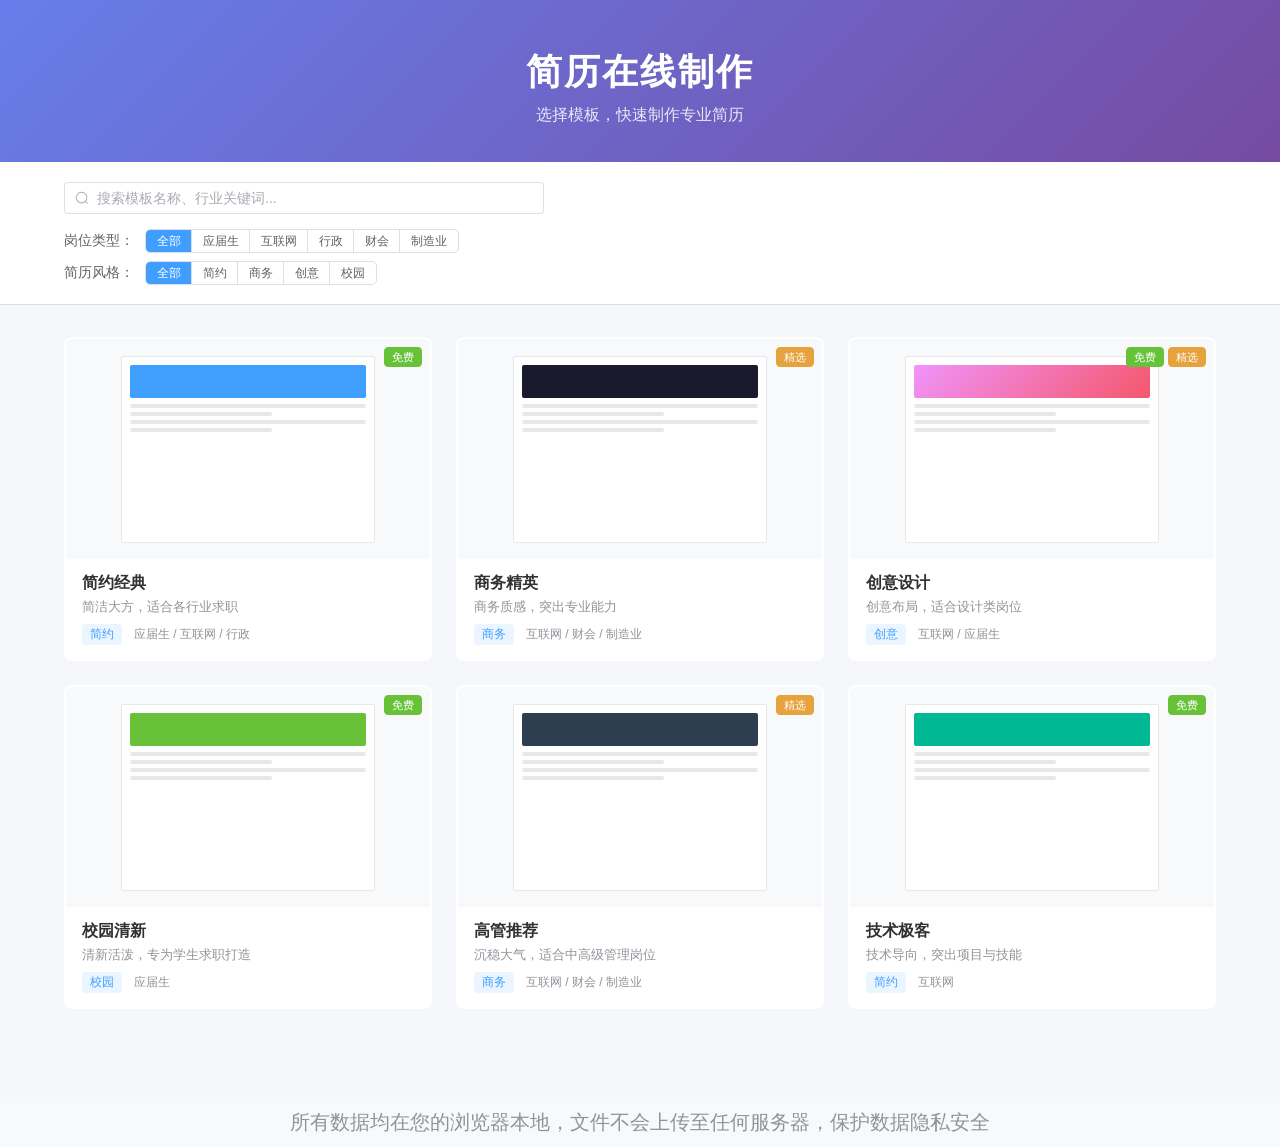
<file: index.html>
<!DOCTYPE html>
<html lang="zh-CN">
  <head>
    <meta charset="UTF-8" />
    <link rel="icon" type="image/svg+xml" href="/vite.svg" />
    <meta name="viewport" content="width=device-width, initial-scale=1.0" />
    <meta name="baidu-site-verification" content="codeva-euPg5zVYZ0" />
    <meta name="description" content="专业在线简历制作工具，海量免费简历模板，在线填写简历，一键导出PDF，简单快速制作高质量求职简历，简约应届生简历模板，适合毕业生求职，在线填写修改，直接导出PDF，快速完成简历制作。">
    <meta name="keywords" content="在线简历制作,简历在线生成,免费简历模板,简历制作网站,简历PDF下载">
    <meta name="robots" content="index">
    <title>简历在线制作</title>
    <script type="module" crossorigin src="./assets/index-7ba9fb91.js"></script>
    <link rel="stylesheet" href="./assets/index-4ae4aec4.css">
    
  </head>
  <body>
    <div id="app"></div>
    
  </body>
</html>
</file>
<file: assets/index-4ae4aec4.css>
@charset "UTF-8";:root{--el-color-white:#fff;--el-color-black:#000;--el-color-primary-rgb:64, 158, 255;--el-color-success-rgb:103, 194, 58;--el-color-warning-rgb:230, 162, 60;--el-color-danger-rgb:245, 108, 108;--el-color-error-rgb:245, 108, 108;--el-color-info-rgb:144, 147, 153;--el-font-size-extra-large:20px;--el-font-size-large:18px;--el-font-size-medium:16px;--el-font-size-base:14px;--el-font-size-small:13px;--el-font-size-extra-small:12px;--el-font-family:"Helvetica Neue", Helvetica, "PingFang SC", "Hiragino Sans GB", "Microsoft YaHei", "微软雅黑", Arial, sans-serif;--el-font-weight-primary:500;--el-font-line-height-primary:24px;--el-index-normal:1;--el-index-top:1000;--el-index-popper:2000;--el-border-radius-base:4px;--el-border-radius-small:2px;--el-border-radius-round:20px;--el-border-radius-circle:100%;--el-transition-duration:.3s;--el-transition-duration-fast:.2s;--el-transition-function-ease-in-out-bezier:cubic-bezier(.645, .045, .355, 1);--el-transition-function-fast-bezier:cubic-bezier(.23, 1, .32, 1);--el-transition-all:all var(--el-transition-duration) var(--el-transition-function-ease-in-out-bezier);--el-transition-fade:opacity var(--el-transition-duration) var(--el-transition-function-fast-bezier);--el-transition-md-fade:transform var(--el-transition-duration) var(--el-transition-function-fast-bezier), opacity var(--el-transition-duration) var(--el-transition-function-fast-bezier);--el-transition-fade-linear:opacity var(--el-transition-duration-fast) linear;--el-transition-border:border-color var(--el-transition-duration-fast) var(--el-transition-function-ease-in-out-bezier);--el-transition-box-shadow:box-shadow var(--el-transition-duration-fast) var(--el-transition-function-ease-in-out-bezier);--el-transition-color:color var(--el-transition-duration-fast) var(--el-transition-function-ease-in-out-bezier);--el-component-size-large:40px;--el-component-size:32px;--el-component-size-small:24px;--lightningcss-light:initial;--lightningcss-dark: ;color-scheme:light;--el-color-primary:#409eff;--el-color-primary-light-3:#79bbff;--el-color-primary-light-5:#a0cfff;--el-color-primary-light-7:#c6e2ff;--el-color-primary-light-8:#d9ecff;--el-color-primary-light-9:#ecf5ff;--el-color-primary-dark-2:#337ecc;--el-color-success:#67c23a;--el-color-success-light-3:#95d475;--el-color-success-light-5:#b3e19d;--el-color-success-light-7:#d1edc4;--el-color-success-light-8:#e1f3d8;--el-color-success-light-9:#f0f9eb;--el-color-success-dark-2:#529b2e;--el-color-warning:#e6a23c;--el-color-warning-light-3:#eebe77;--el-color-warning-light-5:#f3d19e;--el-color-warning-light-7:#f8e3c5;--el-color-warning-light-8:#faecd8;--el-color-warning-light-9:#fdf6ec;--el-color-warning-dark-2:#b88230;--el-color-danger:#f56c6c;--el-color-danger-light-3:#f89898;--el-color-danger-light-5:#fab6b6;--el-color-danger-light-7:#fcd3d3;--el-color-danger-light-8:#fde2e2;--el-color-danger-light-9:#fef0f0;--el-color-danger-dark-2:#c45656;--el-color-error:#f56c6c;--el-color-error-light-3:#f89898;--el-color-error-light-5:#fab6b6;--el-color-error-light-7:#fcd3d3;--el-color-error-light-8:#fde2e2;--el-color-error-light-9:#fef0f0;--el-color-error-dark-2:#c45656;--el-color-info:#909399;--el-color-info-light-3:#b1b3b8;--el-color-info-light-5:#c8c9cc;--el-color-info-light-7:#dedfe0;--el-color-info-light-8:#e9e9eb;--el-color-info-light-9:#f4f4f5;--el-color-info-dark-2:#73767a;--el-bg-color:#fff;--el-bg-color-page:#f2f3f5;--el-bg-color-overlay:#fff;--el-text-color-primary:#303133;--el-text-color-regular:#606266;--el-text-color-secondary:#909399;--el-text-color-placeholder:#a8abb2;--el-text-color-disabled:#c0c4cc;--el-border-color:#dcdfe6;--el-border-color-light:#e4e7ed;--el-border-color-lighter:#ebeef5;--el-border-color-extra-light:#f2f6fc;--el-border-color-dark:#d4d7de;--el-border-color-darker:#cdd0d6;--el-fill-color:#f0f2f5;--el-fill-color-light:#f5f7fa;--el-fill-color-lighter:#fafafa;--el-fill-color-extra-light:#fafcff;--el-fill-color-dark:#ebedf0;--el-fill-color-darker:#e6e8eb;--el-fill-color-blank:#fff;--el-box-shadow:0px 12px 32px 4px #0000000a, 0px 8px 20px #00000014;--el-box-shadow-light:0px 0px 12px #0000001f;--el-box-shadow-lighter:0px 0px 6px #0000001f;--el-box-shadow-dark:0px 16px 48px 16px #00000014, 0px 12px 32px #0000001f, 0px 8px 16px -8px #00000029;--el-disabled-bg-color:var(--el-fill-color-light);--el-disabled-text-color:var(--el-text-color-placeholder);--el-disabled-border-color:var(--el-border-color-light);--el-overlay-color:#000c;--el-overlay-color-light:#000000b3;--el-overlay-color-lighter:#00000080;--el-mask-color:#ffffffe6;--el-mask-color-extra-light:#ffffff4d;--el-border-width:1px;--el-border-style:solid;--el-border-color-hover:var(--el-text-color-disabled);--el-border:var(--el-border-width) var(--el-border-style) var(--el-border-color);--el-svg-monochrome-grey:var(--el-border-color)}.fade-in-linear-enter-active,.fade-in-linear-leave-active{transition:var(--el-transition-fade-linear)}.fade-in-linear-enter-from,.fade-in-linear-leave-to{opacity:0}.el-fade-in-linear-enter-active,.el-fade-in-linear-leave-active{transition:var(--el-transition-fade-linear)}.el-fade-in-linear-enter-from,.el-fade-in-linear-leave-to{opacity:0}.el-fade-in-enter-active,.el-fade-in-leave-active{transition:all var(--el-transition-duration) cubic-bezier(.55,0,.1,1)}.el-fade-in-enter-from,.el-fade-in-leave-active{opacity:0}.el-zoom-in-center-enter-active,.el-zoom-in-center-leave-active{transition:all var(--el-transition-duration) cubic-bezier(.55,0,.1,1)}.el-zoom-in-center-enter-from,.el-zoom-in-center-leave-active{opacity:0;transform:scaleX(0)}.el-zoom-in-top-enter-active,.el-zoom-in-top-leave-active{opacity:1;transition:var(--el-transition-md-fade);transform-origin:top;transform:scaleY(1)}.el-zoom-in-top-enter-active[data-popper-placement^=top],.el-zoom-in-top-leave-active[data-popper-placement^=top]{transform-origin:bottom}.el-zoom-in-top-enter-from,.el-zoom-in-top-leave-active{opacity:0;transform:scaleY(0)}.el-zoom-in-bottom-enter-active,.el-zoom-in-bottom-leave-active{opacity:1;transition:var(--el-transition-md-fade);transform-origin:bottom;transform:scaleY(1)}.el-zoom-in-bottom-enter-from,.el-zoom-in-bottom-leave-active{opacity:0;transform:scaleY(0)}.el-zoom-in-left-enter-active,.el-zoom-in-left-leave-active{opacity:1;transition:var(--el-transition-md-fade);transform-origin:0 0;transform:scale(1)}.el-zoom-in-left-enter-from,.el-zoom-in-left-leave-active{opacity:0;transform:scale(.45)}.collapse-transition{transition:var(--el-transition-duration) height ease-in-out,var(--el-transition-duration) padding-top ease-in-out,var(--el-transition-duration) padding-bottom ease-in-out}.el-collapse-transition-leave-active,.el-collapse-transition-enter-active{transition:var(--el-transition-duration) max-height ease-in-out,var(--el-transition-duration) padding-top ease-in-out,var(--el-transition-duration) padding-bottom ease-in-out}.horizontal-collapse-transition{transition:var(--el-transition-duration) width ease-in-out,var(--el-transition-duration) padding-left ease-in-out,var(--el-transition-duration) padding-right ease-in-out}.el-list-enter-active,.el-list-leave-active{transition:all 1s}.el-list-enter-from,.el-list-leave-to{opacity:0;transform:translateY(-30px)}.el-list-leave-active{position:absolute!important}.el-opacity-transition{transition:opacity var(--el-transition-duration) cubic-bezier(.55,0,.1,1)}.el-icon--right{margin-left:5px}.el-icon--left{margin-right:5px}@keyframes rotating{0%{transform:rotate(0)}to{transform:rotate(360deg)}}.el-icon{--color:inherit;fill:currentColor;width:1em;height:1em;color:var(--color);line-height:1em;font-size:inherit;justify-content:center;align-items:center;display:inline-flex;position:relative}.el-icon.is-loading{animation:2s linear infinite rotating}.el-icon svg{width:1em;height:1em}.el-affix--fixed{position:fixed}.el-alert{--el-alert-padding:8px 16px;--el-alert-border-radius-base:var(--el-border-radius-base);--el-alert-title-font-size:14px;--el-alert-title-with-description-font-size:16px;--el-alert-description-font-size:14px;--el-alert-close-font-size:16px;--el-alert-close-customed-font-size:14px;--el-alert-icon-size:16px;--el-alert-icon-large-size:28px;width:100%;padding:var(--el-alert-padding);box-sizing:border-box;border-radius:var(--el-alert-border-radius-base);background-color:var(--el-color-white);opacity:1;transition:opacity var(--el-transition-duration-fast);align-items:center;margin:0;display:flex;position:relative;overflow:hidden}.el-alert.is-light .el-alert__close-btn{color:var(--el-text-color-placeholder)}.el-alert.is-dark .el-alert__close-btn,.el-alert.is-dark .el-alert__description{color:var(--el-color-white)}.el-alert.is-center{justify-content:center}.el-alert--primary{--el-alert-bg-color:var(--el-color-primary-light-9)}.el-alert--primary.is-light{background-color:var(--el-alert-bg-color);color:var(--el-color-primary)}.el-alert--primary.is-light .el-alert__description{color:var(--el-color-primary)}.el-alert--primary.is-dark{background-color:var(--el-color-primary);color:var(--el-color-white)}.el-alert--success{--el-alert-bg-color:var(--el-color-success-light-9)}.el-alert--success.is-light{background-color:var(--el-alert-bg-color);color:var(--el-color-success)}.el-alert--success.is-light .el-alert__description{color:var(--el-color-success)}.el-alert--success.is-dark{background-color:var(--el-color-success);color:var(--el-color-white)}.el-alert--info{--el-alert-bg-color:var(--el-color-info-light-9)}.el-alert--info.is-light{background-color:var(--el-alert-bg-color);color:var(--el-color-info)}.el-alert--info.is-light .el-alert__description{color:var(--el-color-info)}.el-alert--info.is-dark{background-color:var(--el-color-info);color:var(--el-color-white)}.el-alert--warning{--el-alert-bg-color:var(--el-color-warning-light-9)}.el-alert--warning.is-light{background-color:var(--el-alert-bg-color);color:var(--el-color-warning)}.el-alert--warning.is-light .el-alert__description{color:var(--el-color-warning)}.el-alert--warning.is-dark{background-color:var(--el-color-warning);color:var(--el-color-white)}.el-alert--error{--el-alert-bg-color:var(--el-color-error-light-9)}.el-alert--error.is-light{background-color:var(--el-alert-bg-color);color:var(--el-color-error)}.el-alert--error.is-light .el-alert__description{color:var(--el-color-error)}.el-alert--error.is-dark{background-color:var(--el-color-error);color:var(--el-color-white)}.el-alert__content{flex-direction:column;gap:4px;display:flex}.el-alert .el-alert__icon{font-size:var(--el-alert-icon-size);width:var(--el-alert-icon-size);margin-right:8px}.el-alert .el-alert__icon.is-big{font-size:var(--el-alert-icon-large-size);width:var(--el-alert-icon-large-size);margin-right:12px}.el-alert__title{font-size:var(--el-alert-title-font-size);line-height:24px}.el-alert__title.with-description{font-size:var(--el-alert-title-with-description-font-size)}.el-alert .el-alert__description{font-size:var(--el-alert-description-font-size);margin:0}.el-alert .el-alert__close-btn{font-size:var(--el-alert-close-font-size);opacity:1;cursor:pointer;position:absolute;top:12px;right:16px}.el-alert .el-alert__close-btn.is-customed{font-style:normal;font-size:var(--el-alert-close-customed-font-size);line-height:24px;top:8px}.el-alert-fade-enter-from,.el-alert-fade-leave-active{opacity:0}.el-aside{box-sizing:border-box;width:var(--el-aside-width,300px);flex-shrink:0;overflow:auto}.el-autocomplete{--el-input-text-color:var(--el-text-color-regular);--el-input-border:var(--el-border);--el-input-hover-border:var(--el-border-color-hover);--el-input-focus-border:var(--el-color-primary);--el-input-transparent-border:0 0 0 1px transparent inset;--el-input-border-color:var(--el-border-color);--el-input-border-radius:var(--el-border-radius-base);--el-input-bg-color:var(--el-fill-color-blank);--el-input-icon-color:var(--el-text-color-placeholder);--el-input-placeholder-color:var(--el-text-color-placeholder);--el-input-hover-border-color:var(--el-border-color-hover);--el-input-clear-hover-color:var(--el-text-color-secondary);--el-input-focus-border-color:var(--el-color-primary);--el-input-width:100%;width:var(--el-input-width);display:inline-block;position:relative}.el-autocomplete__popper.el-popper{background:var(--el-bg-color-overlay);border:1px solid var(--el-border-color-light);box-shadow:var(--el-box-shadow-light)}.el-autocomplete__popper.el-popper .el-popper__arrow:before{border:1px solid var(--el-border-color-light)}.el-autocomplete__popper.el-popper[data-popper-placement^=top] .el-popper__arrow:before{border-top-color:#0000;border-left-color:#0000}.el-autocomplete__popper.el-popper[data-popper-placement^=bottom] .el-popper__arrow:before{border-bottom-color:#0000;border-right-color:#0000}.el-autocomplete__popper.el-popper[data-popper-placement^=left] .el-popper__arrow:before{border-bottom-color:#0000;border-left-color:#0000}.el-autocomplete__popper.el-popper[data-popper-placement^=right] .el-popper__arrow:before{border-top-color:#0000;border-right-color:#0000}.el-autocomplete-suggestion{border-radius:var(--el-border-radius-base);box-sizing:border-box}.el-autocomplete-suggestion__header{border-bottom:1px solid var(--el-border-color-lighter);padding:10px}.el-autocomplete-suggestion__footer{border-top:1px solid var(--el-border-color-lighter);padding:10px}.el-autocomplete-suggestion__wrap{box-sizing:border-box;max-height:280px;padding:10px 0}.el-autocomplete-suggestion__list{margin:0;padding:0}.el-autocomplete-suggestion li{cursor:pointer;color:var(--el-text-color-regular);line-height:34px;font-size:var(--el-font-size-base);text-align:left;text-overflow:ellipsis;white-space:nowrap;margin:0;padding:0 20px;list-style:none;overflow:hidden}.el-autocomplete-suggestion li:hover,.el-autocomplete-suggestion li.highlighted{background-color:var(--el-fill-color-light)}.el-autocomplete-suggestion li.divider{border-top:1px solid var(--el-color-black);margin-top:6px}.el-autocomplete-suggestion li.divider:last-child{margin-bottom:-6px}.el-autocomplete-suggestion.is-loading li{cursor:default;height:100px;color:var(--el-text-color-secondary);justify-content:center;align-items:center;font-size:20px;display:flex}.el-autocomplete-suggestion.is-loading li:hover{background-color:var(--el-bg-color-overlay)}.el-avatar{--el-avatar-text-color:var(--el-color-white);--el-avatar-bg-color:var(--el-text-color-disabled);--el-avatar-text-size:14px;--el-avatar-icon-size:18px;--el-avatar-border-radius:var(--el-border-radius-base);--el-avatar-size-large:56px;--el-avatar-size:40px;--el-avatar-size-small:24px;box-sizing:border-box;text-align:center;color:var(--el-avatar-text-color);background:var(--el-avatar-bg-color);width:var(--el-avatar-size);height:var(--el-avatar-size);font-size:var(--el-avatar-text-size);outline:none;justify-content:center;align-items:center;display:inline-flex;overflow:hidden}.el-avatar>img{width:100%;height:100%;display:block}.el-avatar--circle{border-radius:50%}.el-avatar--square{border-radius:var(--el-avatar-border-radius)}.el-avatar--icon{font-size:var(--el-avatar-icon-size)}.el-avatar--small{--el-avatar-size:24px}.el-avatar--large{--el-avatar-size:56px}.el-avatar-group{--el-avatar-group-item-gap:-8px;--el-avatar-group-collapse-item-gap:4px;display:inline-flex}.el-avatar-group .el-avatar{border:1px solid var(--el-border-color-extra-light)}.el-avatar-group .el-avatar:not(:first-child){margin-left:var(--el-avatar-group-item-gap)}.el-avatar-group__collapse-avatars{--el-avatar-group-item-gap:-8px;--el-avatar-group-collapse-item-gap:4px}.el-avatar-group__collapse-avatars .el-avatar:not(:first-child){margin-left:var(--el-avatar-group-collapse-item-gap)}.el-backtop{--el-backtop-bg-color:var(--el-bg-color-overlay);--el-backtop-text-color:var(--el-color-primary);--el-backtop-hover-bg-color:var(--el-border-color-extra-light);background-color:var(--el-backtop-bg-color);width:40px;height:40px;color:var(--el-backtop-text-color);box-shadow:var(--el-box-shadow-lighter);cursor:pointer;z-index:5;border-radius:50%;justify-content:center;align-items:center;font-size:20px;display:flex;position:fixed}.el-backtop:hover{background-color:var(--el-backtop-hover-bg-color)}.el-backtop__icon{font-size:20px}.el-badge{--el-badge-bg-color:var(--el-color-danger);--el-badge-radius:10px;--el-badge-font-size:12px;--el-badge-padding:6px;--el-badge-size:18px;vertical-align:middle;width:-moz-fit-content;width:fit-content;display:inline-block;position:relative}.el-badge__content{background-color:var(--el-badge-bg-color);border-radius:var(--el-badge-radius);color:var(--el-color-white);font-size:var(--el-badge-font-size);height:var(--el-badge-size);padding:0 var(--el-badge-padding);white-space:nowrap;border:1px solid var(--el-bg-color);justify-content:center;align-items:center;display:inline-flex}.el-badge__content.is-fixed{top:0;right:calc(1px + var(--el-badge-size) / 2);z-index:var(--el-index-normal);position:absolute;transform:translateY(-50%)translate(100%)}.el-badge__content.is-fixed.is-dot{right:5px}.el-badge__content.is-dot{border-radius:50%;width:8px;height:8px;padding:0;right:0}.el-badge__content.is-hide-zero{display:none}.el-badge__content--primary{background-color:var(--el-color-primary)}.el-badge__content--success{background-color:var(--el-color-success)}.el-badge__content--warning{background-color:var(--el-color-warning)}.el-badge__content--info{background-color:var(--el-color-info)}.el-badge__content--danger{background-color:var(--el-color-danger)}.el-breadcrumb__separator{color:var(--el-text-color-placeholder);margin:0 9px;font-weight:700}.el-breadcrumb__separator.el-icon{margin:0 6px;font-weight:400}.el-breadcrumb__separator.el-icon svg{vertical-align:middle}.el-breadcrumb__item{float:left;align-items:center;display:inline-flex}.el-breadcrumb__inner{color:var(--el-text-color-regular)}.el-breadcrumb__inner.is-link,.el-breadcrumb__inner a{transition:var(--el-transition-color);color:var(--el-text-color-primary);font-weight:700;text-decoration:none}.el-breadcrumb__inner.is-link:hover,.el-breadcrumb__inner a:hover{color:var(--el-color-primary);cursor:pointer}.el-breadcrumb__item:last-child .el-breadcrumb__inner,.el-breadcrumb__item:last-child .el-breadcrumb__inner:hover,.el-breadcrumb__item:last-child .el-breadcrumb__inner a,.el-breadcrumb__item:last-child .el-breadcrumb__inner a:hover{color:var(--el-text-color-regular);cursor:text;font-weight:400}.el-breadcrumb__item:last-child .el-breadcrumb__separator{display:none}.el-breadcrumb{font-size:14px;line-height:1}.el-breadcrumb:before,.el-breadcrumb:after{content:"";display:table}.el-breadcrumb:after{clear:both}.el-button-group>.el-button+.el-button{margin-left:0}.el-button-group>.el-button:first-child:last-child{border-top-right-radius:var(--el-border-radius-base);border-bottom-right-radius:var(--el-border-radius-base);border-top-left-radius:var(--el-border-radius-base);border-bottom-left-radius:var(--el-border-radius-base)}.el-button-group>.el-button:first-child:last-child.is-round{border-radius:var(--el-border-radius-round)}.el-button-group>.el-button:first-child:last-child.is-circle{border-radius:50%}.el-button-group>.el-button:not(:first-child):not(:last-child){border-radius:0}.el-button-group>.el-button:hover,.el-button-group>.el-button:focus,.el-button-group>.el-button:active,.el-button-group>.el-button.is-active{z-index:1}.el-button-group--horizontal{vertical-align:middle;display:inline-block}.el-button-group--horizontal:before,.el-button-group--horizontal:after{content:"";display:table}.el-button-group--horizontal:after{clear:both}.el-button-group--horizontal>.el-button{float:left;position:relative}.el-button-group--horizontal>.el-button:first-child{border-top-right-radius:0;border-bottom-right-radius:0}.el-button-group--horizontal>.el-button:last-child{border-top-left-radius:0;border-bottom-left-radius:0}.el-button-group--horizontal>.el-button:not(:last-child){margin-right:-1px}.el-button-group--horizontal .el-button--primary:first-child{border-right-color:var(--el-button-divide-border-color)}.el-button-group--horizontal .el-button--primary:last-child{border-left-color:var(--el-button-divide-border-color)}.el-button-group--horizontal .el-button--primary:not(:first-child):not(:last-child){border-left-color:var(--el-button-divide-border-color);border-right-color:var(--el-button-divide-border-color)}.el-button-group--horizontal .el-button--success:first-child{border-right-color:var(--el-button-divide-border-color)}.el-button-group--horizontal .el-button--success:last-child{border-left-color:var(--el-button-divide-border-color)}.el-button-group--horizontal .el-button--success:not(:first-child):not(:last-child){border-left-color:var(--el-button-divide-border-color);border-right-color:var(--el-button-divide-border-color)}.el-button-group--horizontal .el-button--warning:first-child{border-right-color:var(--el-button-divide-border-color)}.el-button-group--horizontal .el-button--warning:last-child{border-left-color:var(--el-button-divide-border-color)}.el-button-group--horizontal .el-button--warning:not(:first-child):not(:last-child){border-left-color:var(--el-button-divide-border-color);border-right-color:var(--el-button-divide-border-color)}.el-button-group--horizontal .el-button--danger:first-child{border-right-color:var(--el-button-divide-border-color)}.el-button-group--horizontal .el-button--danger:last-child{border-left-color:var(--el-button-divide-border-color)}.el-button-group--horizontal .el-button--danger:not(:first-child):not(:last-child){border-left-color:var(--el-button-divide-border-color);border-right-color:var(--el-button-divide-border-color)}.el-button-group--horizontal .el-button--info:first-child{border-right-color:var(--el-button-divide-border-color)}.el-button-group--horizontal .el-button--info:last-child{border-left-color:var(--el-button-divide-border-color)}.el-button-group--horizontal .el-button--info:not(:first-child):not(:last-child){border-left-color:var(--el-button-divide-border-color);border-right-color:var(--el-button-divide-border-color)}.el-button-group--horizontal>.el-dropdown>.el-button{border-left-color:var(--el-button-divide-border-color);border-top-left-radius:0;border-bottom-left-radius:0}.el-button-group--vertical{flex-direction:column;align-items:stretch;display:inline-flex}.el-button-group--vertical>.el-button{margin-top:-1px}.el-button-group--vertical>.el-button:first-child{border-bottom-right-radius:0;border-bottom-left-radius:0}.el-button-group--vertical>.el-button:last-child{border-top-left-radius:0;border-top-right-radius:0}.el-button-group--vertical>.el-dropdown{margin-top:-1px}.el-button-group--vertical>.el-dropdown>.el-button{border-left-color:var(--el-button-divide-border-color);border-top-left-radius:0;border-top-right-radius:0}.el-button-group--vertical .el-button--primary:first-child{border-bottom-color:var(--el-button-divide-border-color)}.el-button-group--vertical .el-button--primary:last-child{border-top-color:var(--el-button-divide-border-color)}.el-button-group--vertical .el-button--primary:not(:first-child):not(:last-child){border-top-color:var(--el-button-divide-border-color);border-bottom-color:var(--el-button-divide-border-color)}.el-button-group--vertical .el-button--success:first-child{border-bottom-color:var(--el-button-divide-border-color)}.el-button-group--vertical .el-button--success:last-child{border-top-color:var(--el-button-divide-border-color)}.el-button-group--vertical .el-button--success:not(:first-child):not(:last-child){border-top-color:var(--el-button-divide-border-color);border-bottom-color:var(--el-button-divide-border-color)}.el-button-group--vertical .el-button--warning:first-child{border-bottom-color:var(--el-button-divide-border-color)}.el-button-group--vertical .el-button--warning:last-child{border-top-color:var(--el-button-divide-border-color)}.el-button-group--vertical .el-button--warning:not(:first-child):not(:last-child){border-top-color:var(--el-button-divide-border-color);border-bottom-color:var(--el-button-divide-border-color)}.el-button-group--vertical .el-button--danger:first-child{border-bottom-color:var(--el-button-divide-border-color)}.el-button-group--vertical .el-button--danger:last-child{border-top-color:var(--el-button-divide-border-color)}.el-button-group--vertical .el-button--danger:not(:first-child):not(:last-child){border-top-color:var(--el-button-divide-border-color);border-bottom-color:var(--el-button-divide-border-color)}.el-button-group--vertical .el-button--info:first-child{border-bottom-color:var(--el-button-divide-border-color)}.el-button-group--vertical .el-button--info:last-child{border-top-color:var(--el-button-divide-border-color)}.el-button-group--vertical .el-button--info:not(:first-child):not(:last-child){border-top-color:var(--el-button-divide-border-color);border-bottom-color:var(--el-button-divide-border-color)}.el-button{--el-button-font-weight:var(--el-font-weight-primary);--el-button-border-color:var(--el-border-color);--el-button-bg-color:var(--el-fill-color-blank);--el-button-text-color:var(--el-text-color-regular);--el-button-disabled-text-color:var(--el-disabled-text-color);--el-button-disabled-bg-color:var(--el-fill-color-blank);--el-button-disabled-border-color:var(--el-border-color-light);--el-button-divide-border-color:#ffffff80;--el-button-hover-text-color:var(--el-color-primary);--el-button-hover-bg-color:var(--el-color-primary-light-9);--el-button-hover-border-color:var(--el-color-primary-light-7);--el-button-active-text-color:var(--el-button-hover-text-color);--el-button-active-border-color:var(--el-color-primary);--el-button-active-bg-color:var(--el-button-hover-bg-color);--el-button-outline-color:var(--el-color-primary-light-5);--el-button-hover-link-text-color:var(--el-text-color-secondary);--el-button-active-color:var(--el-text-color-primary);white-space:nowrap;cursor:pointer;height:32px;color:var(--el-button-text-color);text-align:center;box-sizing:border-box;line-height:1;font-weight:var(--el-button-font-weight);-webkit-user-select:none;user-select:none;vertical-align:middle;-webkit-appearance:none;background-color:var(--el-button-bg-color);border:var(--el-border);border-color:var(--el-button-border-color);outline:none;justify-content:center;align-items:center;transition:all .1s;display:inline-flex}.el-button:hover{color:var(--el-button-hover-text-color);border-color:var(--el-button-hover-border-color);background-color:var(--el-button-hover-bg-color);outline:none}.el-button:active{color:var(--el-button-active-text-color);border-color:var(--el-button-active-border-color);background-color:var(--el-button-active-bg-color);outline:none}.el-button:focus-visible{outline:2px solid var(--el-button-outline-color);outline-offset:1px;transition:outline-offset,outline}.el-button>span{align-items:center;display:inline-flex}.el-button+.el-button{margin-left:12px}.el-button{font-size:var(--el-font-size-base);border-radius:var(--el-border-radius-base);padding:8px 15px}.el-button.is-round{padding:8px 15px}.el-button::-moz-focus-inner{border:0}.el-button [class*=el-icon]+span{margin-left:6px}.el-button [class*=el-icon] svg{vertical-align:bottom}.el-button.is-plain{--el-button-hover-text-color:var(--el-color-primary);--el-button-hover-bg-color:var(--el-fill-color-blank);--el-button-hover-border-color:var(--el-color-primary)}.el-button.is-active{color:var(--el-button-active-text-color);border-color:var(--el-button-active-border-color);background-color:var(--el-button-active-bg-color);outline:none}.el-button.is-disabled,.el-button.is-disabled:hover{color:var(--el-button-disabled-text-color);cursor:not-allowed;background-image:none;background-color:var(--el-button-disabled-bg-color);border-color:var(--el-button-disabled-border-color)}.el-button.is-loading{pointer-events:none;position:relative}.el-button.is-loading:before{z-index:1;pointer-events:none;content:"";border-radius:inherit;background-color:var(--el-mask-color-extra-light);position:absolute;top:-1px;bottom:-1px;left:-1px;right:-1px}.el-button.is-round{border-radius:var(--el-border-radius-round)}.el-button.is-dashed{--el-button-hover-text-color:var(--el-color-primary);--el-button-hover-bg-color:var(--el-fill-color-blank);--el-button-hover-border-color:var(--el-color-primary);border-style:dashed}.el-button.is-circle{border-radius:50%;width:32px;padding:8px}.el-button.is-text{color:var(--el-button-text-color);background-color:#0000;border:0 solid #0000}.el-button.is-text.is-disabled{color:var(--el-button-disabled-text-color);background-color:#0000!important}.el-button.is-text:not(.is-disabled):hover{background-color:var(--el-fill-color-light)}.el-button.is-text:not(.is-disabled):focus-visible{outline:2px solid var(--el-button-outline-color);outline-offset:1px;transition:outline-offset,outline}.el-button.is-text:not(.is-disabled):active{background-color:var(--el-fill-color)}.el-button.is-text:not(.is-disabled).is-has-bg{background-color:var(--el-fill-color-light)}.el-button.is-text:not(.is-disabled).is-has-bg:hover{background-color:var(--el-fill-color)}.el-button.is-text:not(.is-disabled).is-has-bg:active{background-color:var(--el-fill-color-dark)}.el-button__text--expand{letter-spacing:.3em;margin-right:-.3em}.el-button.is-link{color:var(--el-button-text-color);background:0 0;border-color:#0000;height:auto;padding:2px}.el-button.is-link:hover{color:var(--el-button-hover-link-text-color)}.el-button.is-link.is-disabled{color:var(--el-button-disabled-text-color);background-color:#0000!important;border-color:#0000!important}.el-button.is-link:not(.is-disabled):hover{background-color:#0000;border-color:#0000}.el-button.is-link:not(.is-disabled):active{color:var(--el-button-active-color);background-color:#0000;border-color:#0000}.el-button--text{color:var(--el-color-primary);background:0 0;border-color:#0000;padding-left:0;padding-right:0}.el-button--text.is-disabled{color:var(--el-button-disabled-text-color);background-color:#0000!important;border-color:#0000!important}.el-button--text:not(.is-disabled):hover{color:var(--el-color-primary-light-3);background-color:#0000;border-color:#0000}.el-button--text:not(.is-disabled):active{color:var(--el-color-primary-dark-2);background-color:#0000;border-color:#0000}.el-button__link--expand{letter-spacing:.3em;margin-right:-.3em}.el-button--primary{--el-button-text-color:var(--el-color-white);--el-button-bg-color:var(--el-color-primary);--el-button-border-color:var(--el-color-primary);--el-button-outline-color:var(--el-color-primary-light-5);--el-button-active-color:var(--el-color-primary-dark-2);--el-button-hover-text-color:var(--el-color-white);--el-button-hover-link-text-color:var(--el-color-primary-light-5);--el-button-hover-bg-color:var(--el-color-primary-light-3);--el-button-hover-border-color:var(--el-color-primary-light-3);--el-button-active-bg-color:var(--el-color-primary-dark-2);--el-button-active-border-color:var(--el-color-primary-dark-2);--el-button-disabled-text-color:var(--el-color-white);--el-button-disabled-bg-color:var(--el-color-primary-light-5);--el-button-disabled-border-color:var(--el-color-primary-light-5)}.el-button--primary.is-plain,.el-button--primary.is-text,.el-button--primary.is-link{--el-button-text-color:var(--el-color-primary);--el-button-bg-color:var(--el-color-primary-light-9);--el-button-border-color:var(--el-color-primary-light-5);--el-button-hover-text-color:var(--el-color-white);--el-button-hover-bg-color:var(--el-color-primary);--el-button-hover-border-color:var(--el-color-primary);--el-button-active-text-color:var(--el-color-white)}.el-button--primary.is-plain.is-disabled,.el-button--primary.is-plain.is-disabled:hover,.el-button--primary.is-plain.is-disabled:focus,.el-button--primary.is-plain.is-disabled:active,.el-button--primary.is-text.is-disabled,.el-button--primary.is-text.is-disabled:hover,.el-button--primary.is-text.is-disabled:focus,.el-button--primary.is-text.is-disabled:active,.el-button--primary.is-link.is-disabled,.el-button--primary.is-link.is-disabled:hover,.el-button--primary.is-link.is-disabled:focus,.el-button--primary.is-link.is-disabled:active{color:var(--el-color-primary-light-5);background-color:var(--el-color-primary-light-9);border-color:var(--el-color-primary-light-8)}.el-button--primary.is-dashed{--el-button-text-color:var(--el-color-primary);--el-button-bg-color:var(--el-color-primary-light-9);--el-button-border-color:var(--el-color-primary-light-5);--el-button-hover-text-color:var(--el-color-primary);--el-button-hover-bg-color:var(--el-color-primary-light-9);--el-button-hover-border-color:var(--el-color-primary-light-3);--el-button-active-text-color:var(--el-color-primary-dark-2);--el-button-active-bg-color:var(--el-color-primary-light-9);--el-button-active-border-color:var(--el-color-primary-dark-2)}.el-button--primary.is-dashed.is-disabled,.el-button--primary.is-dashed.is-disabled:hover,.el-button--primary.is-dashed.is-disabled:focus,.el-button--primary.is-dashed.is-disabled:active{color:var(--el-color-primary-light-5);background-color:var(--el-color-primary-light-9);border-color:var(--el-color-primary-light-8)}.el-button--success{--el-button-text-color:var(--el-color-white);--el-button-bg-color:var(--el-color-success);--el-button-border-color:var(--el-color-success);--el-button-outline-color:var(--el-color-success-light-5);--el-button-active-color:var(--el-color-success-dark-2);--el-button-hover-text-color:var(--el-color-white);--el-button-hover-link-text-color:var(--el-color-success-light-5);--el-button-hover-bg-color:var(--el-color-success-light-3);--el-button-hover-border-color:var(--el-color-success-light-3);--el-button-active-bg-color:var(--el-color-success-dark-2);--el-button-active-border-color:var(--el-color-success-dark-2);--el-button-disabled-text-color:var(--el-color-white);--el-button-disabled-bg-color:var(--el-color-success-light-5);--el-button-disabled-border-color:var(--el-color-success-light-5)}.el-button--success.is-plain,.el-button--success.is-text,.el-button--success.is-link{--el-button-text-color:var(--el-color-success);--el-button-bg-color:var(--el-color-success-light-9);--el-button-border-color:var(--el-color-success-light-5);--el-button-hover-text-color:var(--el-color-white);--el-button-hover-bg-color:var(--el-color-success);--el-button-hover-border-color:var(--el-color-success);--el-button-active-text-color:var(--el-color-white)}.el-button--success.is-plain.is-disabled,.el-button--success.is-plain.is-disabled:hover,.el-button--success.is-plain.is-disabled:focus,.el-button--success.is-plain.is-disabled:active,.el-button--success.is-text.is-disabled,.el-button--success.is-text.is-disabled:hover,.el-button--success.is-text.is-disabled:focus,.el-button--success.is-text.is-disabled:active,.el-button--success.is-link.is-disabled,.el-button--success.is-link.is-disabled:hover,.el-button--success.is-link.is-disabled:focus,.el-button--success.is-link.is-disabled:active{color:var(--el-color-success-light-5);background-color:var(--el-color-success-light-9);border-color:var(--el-color-success-light-8)}.el-button--success.is-dashed{--el-button-text-color:var(--el-color-success);--el-button-bg-color:var(--el-color-success-light-9);--el-button-border-color:var(--el-color-success-light-5);--el-button-hover-text-color:var(--el-color-success);--el-button-hover-bg-color:var(--el-color-success-light-9);--el-button-hover-border-color:var(--el-color-success-light-3);--el-button-active-text-color:var(--el-color-success-dark-2);--el-button-active-bg-color:var(--el-color-success-light-9);--el-button-active-border-color:var(--el-color-success-dark-2)}.el-button--success.is-dashed.is-disabled,.el-button--success.is-dashed.is-disabled:hover,.el-button--success.is-dashed.is-disabled:focus,.el-button--success.is-dashed.is-disabled:active{color:var(--el-color-success-light-5);background-color:var(--el-color-success-light-9);border-color:var(--el-color-success-light-8)}.el-button--warning{--el-button-text-color:var(--el-color-white);--el-button-bg-color:var(--el-color-warning);--el-button-border-color:var(--el-color-warning);--el-button-outline-color:var(--el-color-warning-light-5);--el-button-active-color:var(--el-color-warning-dark-2);--el-button-hover-text-color:var(--el-color-white);--el-button-hover-link-text-color:var(--el-color-warning-light-5);--el-button-hover-bg-color:var(--el-color-warning-light-3);--el-button-hover-border-color:var(--el-color-warning-light-3);--el-button-active-bg-color:var(--el-color-warning-dark-2);--el-button-active-border-color:var(--el-color-warning-dark-2);--el-button-disabled-text-color:var(--el-color-white);--el-button-disabled-bg-color:var(--el-color-warning-light-5);--el-button-disabled-border-color:var(--el-color-warning-light-5)}.el-button--warning.is-plain,.el-button--warning.is-text,.el-button--warning.is-link{--el-button-text-color:var(--el-color-warning);--el-button-bg-color:var(--el-color-warning-light-9);--el-button-border-color:var(--el-color-warning-light-5);--el-button-hover-text-color:var(--el-color-white);--el-button-hover-bg-color:var(--el-color-warning);--el-button-hover-border-color:var(--el-color-warning);--el-button-active-text-color:var(--el-color-white)}.el-button--warning.is-plain.is-disabled,.el-button--warning.is-plain.is-disabled:hover,.el-button--warning.is-plain.is-disabled:focus,.el-button--warning.is-plain.is-disabled:active,.el-button--warning.is-text.is-disabled,.el-button--warning.is-text.is-disabled:hover,.el-button--warning.is-text.is-disabled:focus,.el-button--warning.is-text.is-disabled:active,.el-button--warning.is-link.is-disabled,.el-button--warning.is-link.is-disabled:hover,.el-button--warning.is-link.is-disabled:focus,.el-button--warning.is-link.is-disabled:active{color:var(--el-color-warning-light-5);background-color:var(--el-color-warning-light-9);border-color:var(--el-color-warning-light-8)}.el-button--warning.is-dashed{--el-button-text-color:var(--el-color-warning);--el-button-bg-color:var(--el-color-warning-light-9);--el-button-border-color:var(--el-color-warning-light-5);--el-button-hover-text-color:var(--el-color-warning);--el-button-hover-bg-color:var(--el-color-warning-light-9);--el-button-hover-border-color:var(--el-color-warning-light-3);--el-button-active-text-color:var(--el-color-warning-dark-2);--el-button-active-bg-color:var(--el-color-warning-light-9);--el-button-active-border-color:var(--el-color-warning-dark-2)}.el-button--warning.is-dashed.is-disabled,.el-button--warning.is-dashed.is-disabled:hover,.el-button--warning.is-dashed.is-disabled:focus,.el-button--warning.is-dashed.is-disabled:active{color:var(--el-color-warning-light-5);background-color:var(--el-color-warning-light-9);border-color:var(--el-color-warning-light-8)}.el-button--danger{--el-button-text-color:var(--el-color-white);--el-button-bg-color:var(--el-color-danger);--el-button-border-color:var(--el-color-danger);--el-button-outline-color:var(--el-color-danger-light-5);--el-button-active-color:var(--el-color-danger-dark-2);--el-button-hover-text-color:var(--el-color-white);--el-button-hover-link-text-color:var(--el-color-danger-light-5);--el-button-hover-bg-color:var(--el-color-danger-light-3);--el-button-hover-border-color:var(--el-color-danger-light-3);--el-button-active-bg-color:var(--el-color-danger-dark-2);--el-button-active-border-color:var(--el-color-danger-dark-2);--el-button-disabled-text-color:var(--el-color-white);--el-button-disabled-bg-color:var(--el-color-danger-light-5);--el-button-disabled-border-color:var(--el-color-danger-light-5)}.el-button--danger.is-plain,.el-button--danger.is-text,.el-button--danger.is-link{--el-button-text-color:var(--el-color-danger);--el-button-bg-color:var(--el-color-danger-light-9);--el-button-border-color:var(--el-color-danger-light-5);--el-button-hover-text-color:var(--el-color-white);--el-button-hover-bg-color:var(--el-color-danger);--el-button-hover-border-color:var(--el-color-danger);--el-button-active-text-color:var(--el-color-white)}.el-button--danger.is-plain.is-disabled,.el-button--danger.is-plain.is-disabled:hover,.el-button--danger.is-plain.is-disabled:focus,.el-button--danger.is-plain.is-disabled:active,.el-button--danger.is-text.is-disabled,.el-button--danger.is-text.is-disabled:hover,.el-button--danger.is-text.is-disabled:focus,.el-button--danger.is-text.is-disabled:active,.el-button--danger.is-link.is-disabled,.el-button--danger.is-link.is-disabled:hover,.el-button--danger.is-link.is-disabled:focus,.el-button--danger.is-link.is-disabled:active{color:var(--el-color-danger-light-5);background-color:var(--el-color-danger-light-9);border-color:var(--el-color-danger-light-8)}.el-button--danger.is-dashed{--el-button-text-color:var(--el-color-danger);--el-button-bg-color:var(--el-color-danger-light-9);--el-button-border-color:var(--el-color-danger-light-5);--el-button-hover-text-color:var(--el-color-danger);--el-button-hover-bg-color:var(--el-color-danger-light-9);--el-button-hover-border-color:var(--el-color-danger-light-3);--el-button-active-text-color:var(--el-color-danger-dark-2);--el-button-active-bg-color:var(--el-color-danger-light-9);--el-button-active-border-color:var(--el-color-danger-dark-2)}.el-button--danger.is-dashed.is-disabled,.el-button--danger.is-dashed.is-disabled:hover,.el-button--danger.is-dashed.is-disabled:focus,.el-button--danger.is-dashed.is-disabled:active{color:var(--el-color-danger-light-5);background-color:var(--el-color-danger-light-9);border-color:var(--el-color-danger-light-8)}.el-button--info{--el-button-text-color:var(--el-color-white);--el-button-bg-color:var(--el-color-info);--el-button-border-color:var(--el-color-info);--el-button-outline-color:var(--el-color-info-light-5);--el-button-active-color:var(--el-color-info-dark-2);--el-button-hover-text-color:var(--el-color-white);--el-button-hover-link-text-color:var(--el-color-info-light-5);--el-button-hover-bg-color:var(--el-color-info-light-3);--el-button-hover-border-color:var(--el-color-info-light-3);--el-button-active-bg-color:var(--el-color-info-dark-2);--el-button-active-border-color:var(--el-color-info-dark-2);--el-button-disabled-text-color:var(--el-color-white);--el-button-disabled-bg-color:var(--el-color-info-light-5);--el-button-disabled-border-color:var(--el-color-info-light-5)}.el-button--info.is-plain,.el-button--info.is-text,.el-button--info.is-link{--el-button-text-color:var(--el-color-info);--el-button-bg-color:var(--el-color-info-light-9);--el-button-border-color:var(--el-color-info-light-5);--el-button-hover-text-color:var(--el-color-white);--el-button-hover-bg-color:var(--el-color-info);--el-button-hover-border-color:var(--el-color-info);--el-button-active-text-color:var(--el-color-white)}.el-button--info.is-plain.is-disabled,.el-button--info.is-plain.is-disabled:hover,.el-button--info.is-plain.is-disabled:focus,.el-button--info.is-plain.is-disabled:active,.el-button--info.is-text.is-disabled,.el-button--info.is-text.is-disabled:hover,.el-button--info.is-text.is-disabled:focus,.el-button--info.is-text.is-disabled:active,.el-button--info.is-link.is-disabled,.el-button--info.is-link.is-disabled:hover,.el-button--info.is-link.is-disabled:focus,.el-button--info.is-link.is-disabled:active{color:var(--el-color-info-light-5);background-color:var(--el-color-info-light-9);border-color:var(--el-color-info-light-8)}.el-button--info.is-dashed{--el-button-text-color:var(--el-color-info);--el-button-bg-color:var(--el-color-info-light-9);--el-button-border-color:var(--el-color-info-light-5);--el-button-hover-text-color:var(--el-color-info);--el-button-hover-bg-color:var(--el-color-info-light-9);--el-button-hover-border-color:var(--el-color-info-light-3);--el-button-active-text-color:var(--el-color-info-dark-2);--el-button-active-bg-color:var(--el-color-info-light-9);--el-button-active-border-color:var(--el-color-info-dark-2)}.el-button--info.is-dashed.is-disabled,.el-button--info.is-dashed.is-disabled:hover,.el-button--info.is-dashed.is-disabled:focus,.el-button--info.is-dashed.is-disabled:active{color:var(--el-color-info-light-5);background-color:var(--el-color-info-light-9);border-color:var(--el-color-info-light-8)}.el-button--large{--el-button-size:40px;height:var(--el-button-size)}.el-button--large [class*=el-icon]+span{margin-left:8px}.el-button--large{font-size:var(--el-font-size-base);border-radius:var(--el-border-radius-base);padding:12px 19px}.el-button--large.is-round{padding:12px 19px}.el-button--large.is-circle{width:var(--el-button-size);padding:12px}.el-button--small{--el-button-size:24px;height:var(--el-button-size)}.el-button--small [class*=el-icon]+span{margin-left:4px}.el-button--small{border-radius:calc(var(--el-border-radius-base) - 1px);padding:5px 11px;font-size:12px}.el-button--small.is-round{padding:5px 11px}.el-button--small.is-circle{width:var(--el-button-size);padding:5px}.el-calendar{--el-calendar-border:var(--el-table-border,1px solid var(--el-border-color-lighter));--el-calendar-header-border-bottom:var(--el-calendar-border);--el-calendar-selected-bg-color:var(--el-color-primary-light-9);--el-calendar-cell-width:85px;background-color:var(--el-fill-color-blank)}.el-calendar__header{border-bottom:var(--el-calendar-header-border-bottom);justify-content:space-between;padding:12px 20px;display:flex}.el-calendar__title{color:var(--el-text-color);align-self:center}.el-calendar__body{padding:12px 20px 35px}.el-calendar__select-controller .el-select{margin-right:8px}.el-calendar__select-controller .el-calendar-select__year{width:120px}.el-calendar__select-controller .el-calendar-select__month{width:60px}.el-calendar-table{table-layout:fixed;width:100%}.el-calendar-table thead th{color:var(--el-text-color-regular);padding:12px 0;font-weight:400}.el-calendar-table:not(.is-range) td.prev,.el-calendar-table:not(.is-range) td.next{color:var(--el-text-color-placeholder)}.el-calendar-table td{border-bottom:var(--el-calendar-border);border-right:var(--el-calendar-border);vertical-align:top;transition:background-color var(--el-transition-duration-fast) ease}.el-calendar-table td.is-selected{background-color:var(--el-calendar-selected-bg-color)}.el-calendar-table td.is-today{color:var(--el-color-primary)}.el-calendar-table tr:first-child td{border-top:var(--el-calendar-border)}.el-calendar-table tr td:first-child{border-left:var(--el-calendar-border)}.el-calendar-table tr.el-calendar-table__row--hide-border td{border-top:none}.el-calendar-table .el-calendar-day{box-sizing:border-box;height:var(--el-calendar-cell-width);padding:8px}.el-calendar-table .el-calendar-day:hover{cursor:pointer;background-color:var(--el-calendar-selected-bg-color)}.el-card{--el-card-border-color:var(--el-border-color-light);--el-card-border-radius:4px;--el-card-padding:20px;--el-card-bg-color:var(--el-fill-color-blank);border-radius:var(--el-card-border-radius);border:1px solid var(--el-card-border-color);background-color:var(--el-card-bg-color);color:var(--el-text-color-primary);transition:var(--el-transition-duration);flex-direction:column;display:flex;overflow:hidden}.el-card.is-always-shadow,.el-card.is-hover-shadow:hover,.el-card.is-hover-shadow:focus{box-shadow:var(--el-box-shadow-light)}.el-card__header{padding:calc(var(--el-card-padding) - 2px) var(--el-card-padding);border-bottom:1px solid var(--el-card-border-color);box-sizing:border-box}.el-card__body{padding:var(--el-card-padding);flex-grow:1;overflow:auto}.el-card__footer{padding:calc(var(--el-card-padding) - 2px) var(--el-card-padding);border-top:1px solid var(--el-card-border-color);box-sizing:border-box}.el-carousel__item{width:100%;height:100%;z-index:calc(var(--el-index-normal) - 1);display:inline-block;position:absolute;top:0;left:0;overflow:hidden}.el-carousel__item.is-active{z-index:calc(var(--el-index-normal) - 1)}.el-carousel__item.is-animating{transition:transform .4s ease-in-out}.el-carousel__item--card{width:50%;transition:transform .4s ease-in-out}.el-carousel__item--card.is-in-stage{cursor:pointer;z-index:var(--el-index-normal)}.el-carousel__item--card.is-in-stage:hover .el-carousel__mask,.el-carousel__item--card.is-in-stage.is-hover .el-carousel__mask{opacity:.12}.el-carousel__item--card.is-active{z-index:calc(var(--el-index-normal) + 1)}.el-carousel__item--card-vertical{width:100%;height:50%}.el-carousel__mask{background-color:var(--el-color-white);opacity:.24;width:100%;height:100%;transition:var(--el-transition-duration-fast);position:absolute;top:0;left:0}.el-carousel{--el-carousel-arrow-font-size:12px;--el-carousel-arrow-size:36px;--el-carousel-arrow-background:#1f2d3d1c;--el-carousel-arrow-hover-background:#1f2d3d3b;--el-carousel-indicator-width:30px;--el-carousel-indicator-height:2px;--el-carousel-indicator-padding-horizontal:4px;--el-carousel-indicator-padding-vertical:12px;--el-carousel-indicator-out-color:var(--el-border-color-hover);position:relative}.el-carousel--horizontal,.el-carousel--vertical{overflow:hidden}.el-carousel.is-vertical-outside{flex-direction:row;align-items:center;display:flex}.el-carousel.is-vertical-outside .el-carousel__container{flex:1}.el-carousel__container{height:300px;position:relative}.el-carousel__arrow{height:var(--el-carousel-arrow-size);width:var(--el-carousel-arrow-size);cursor:pointer;transition:var(--el-transition-duration);background-color:var(--el-carousel-arrow-background);color:#fff;z-index:10;text-align:center;font-size:var(--el-carousel-arrow-font-size);border:none;border-radius:50%;outline:none;justify-content:center;align-items:center;margin:0;padding:0;display:inline-flex;position:absolute;top:50%;transform:translateY(-50%)}.el-carousel__arrow--left{left:16px}.el-carousel__arrow--right{right:16px}.el-carousel__arrow:hover{background-color:var(--el-carousel-arrow-hover-background)}.el-carousel__arrow i{cursor:pointer}.el-carousel__indicators{z-index:calc(var(--el-index-normal) + 1);margin:0;padding:0;list-style:none;position:absolute}.el-carousel__indicators--horizontal{bottom:0;left:50%;transform:translate(-50%)}.el-carousel__indicators--vertical{top:50%;right:0;transform:translateY(-50%)}.el-carousel__indicators--outside{text-align:center;position:static;transform:none}.el-carousel__indicators--outside .el-carousel__indicator:hover button{opacity:.64}.el-carousel__indicators--outside button{background-color:var(--el-carousel-indicator-out-color);opacity:.24}.el-carousel__indicators--right{right:0}.el-carousel__indicators--labels .el-carousel__button{color:#000;padding:2px 18px;font-size:12px}.el-carousel__indicators--labels .el-carousel__indicator{padding:6px 4px}.el-carousel__indicator{cursor:pointer;background-color:#0000}.el-carousel__indicator:hover button{opacity:.72}.el-carousel__indicator--horizontal{padding:var(--el-carousel-indicator-padding-vertical) var(--el-carousel-indicator-padding-horizontal);display:inline-block}.el-carousel__indicator--vertical{padding:var(--el-carousel-indicator-padding-horizontal) var(--el-carousel-indicator-padding-vertical)}.el-carousel__indicator--vertical .el-carousel__button{width:var(--el-carousel-indicator-height);height:calc(var(--el-carousel-indicator-width) / 2)}.el-carousel__indicator.is-active button{opacity:1}.el-carousel__button{opacity:.48;width:var(--el-carousel-indicator-width);height:var(--el-carousel-indicator-height);cursor:pointer;transition:var(--el-transition-duration);background-color:#fff;border:none;outline:none;margin:0;padding:0;display:block}.el-carousel__indicators--labels .el-carousel__button{width:auto;height:auto}.carousel-arrow-left-enter-from,.carousel-arrow-left-leave-active{opacity:0;transform:translateY(-50%)translate(-10px)}.carousel-arrow-right-enter-from,.carousel-arrow-right-leave-active{opacity:0;transform:translateY(-50%)translate(10px)}.el-transitioning{filter:url(#elCarouselHorizontal)}.el-transitioning-vertical{filter:url(#elCarouselVertical)}.el-cascader-panel{--el-cascader-menu-text-color:var(--el-text-color-regular);--el-cascader-menu-selected-text-color:var(--el-color-primary);--el-cascader-menu-fill:var(--el-bg-color-overlay);--el-cascader-menu-font-size:var(--el-font-size-base);--el-cascader-menu-radius:var(--el-border-radius-base);--el-cascader-menu-border:solid 1px var(--el-border-color-light);--el-cascader-menu-shadow:var(--el-box-shadow-light);--el-cascader-node-background-hover:var(--el-fill-color-light);--el-cascader-node-color-disabled:var(--el-text-color-placeholder);--el-cascader-color-empty:var(--el-text-color-placeholder);--el-cascader-tag-background:var(--el-fill-color);border-radius:var(--el-cascader-menu-radius);width:-moz-fit-content;width:fit-content;font-size:var(--el-cascader-menu-font-size);display:flex}.el-cascader-panel.is-bordered{border:var(--el-cascader-menu-border);border-radius:var(--el-cascader-menu-radius)}.el-cascader-menu{box-sizing:border-box;min-width:180px;color:var(--el-cascader-menu-text-color);border-right:var(--el-cascader-menu-border)}.el-cascader-menu:last-child{border-right:none}.el-cascader-menu:last-child .el-cascader-node{padding-right:20px}.el-cascader-menu__wrap.el-scrollbar__wrap{height:204px}.el-cascader-menu__list{box-sizing:border-box;min-height:100%;margin:0;padding:6px 0;list-style:none;position:relative}.el-cascader-menu__list.el-vl__window{margin:6px 0;padding:0}.el-cascader-menu__list.el-vl__window ul{margin:0;padding:0}.el-cascader-menu__hover-zone{pointer-events:none;width:100%;height:100%;position:absolute;top:0;left:0}.el-cascader-menu__empty-text{color:var(--el-cascader-color-empty);align-items:center;display:flex;position:absolute;top:50%;left:50%;transform:translate(-50%,-50%)}.el-cascader-menu__empty-text .is-loading{margin-right:2px}.el-cascader-node{box-sizing:border-box;outline:none;align-items:center;height:34px;padding:0 30px 0 20px;line-height:34px;display:flex;position:relative}.el-cascader-node.is-selectable.in-active-path{color:var(--el-cascader-menu-text-color)}.el-cascader-node.in-active-path,.el-cascader-node.is-selectable.in-checked-path,.el-cascader-node.is-active{color:var(--el-cascader-menu-selected-text-color);font-weight:700}.el-cascader-node:not(.is-disabled){cursor:pointer}.el-cascader-node:not(.is-disabled):hover,.el-cascader-node:not(.is-disabled):focus{background:var(--el-cascader-node-background-hover)}.el-cascader-node.is-disabled{color:var(--el-cascader-node-color-disabled);cursor:not-allowed}.el-cascader-node__prefix{position:absolute;left:10px}.el-cascader-node__postfix{position:absolute;right:10px}.el-cascader-node__label{text-align:left;white-space:nowrap;text-overflow:ellipsis;flex:1;padding:0 8px;overflow:hidden}.el-cascader-node>.el-checkbox,.el-cascader-node>.el-radio{margin-right:0}.el-cascader-node>.el-radio .el-radio__label{padding-left:0}.el-cascader{--el-cascader-menu-text-color:var(--el-text-color-regular);--el-cascader-menu-selected-text-color:var(--el-color-primary);--el-cascader-menu-fill:var(--el-bg-color-overlay);--el-cascader-menu-font-size:var(--el-font-size-base);--el-cascader-menu-radius:var(--el-border-radius-base);--el-cascader-menu-border:solid 1px var(--el-border-color-light);--el-cascader-menu-shadow:var(--el-box-shadow-light);--el-cascader-node-background-hover:var(--el-fill-color-light);--el-cascader-node-color-disabled:var(--el-text-color-placeholder);--el-cascader-color-empty:var(--el-text-color-placeholder);--el-cascader-tag-background:var(--el-fill-color);vertical-align:middle;font-size:var(--el-font-size-base);outline:none;line-height:32px;display:inline-block;position:relative}.el-cascader:not(.is-disabled):hover .el-input__wrapper{cursor:pointer;box-shadow:0 0 0 1px var(--el-input-hover-border-color) inset}.el-cascader .el-input{cursor:pointer;display:flex}.el-cascader .el-input .el-input__inner{text-overflow:ellipsis}.el-cascader .el-input .el-input__inner:read-only{cursor:pointer}.el-cascader .el-input .el-input__inner:disabled{cursor:not-allowed}.el-cascader .el-input .el-input__suffix-inner .el-icon svg{vertical-align:middle}.el-cascader .el-input .icon-arrow-down{transition:transform var(--el-transition-duration);font-size:14px}.el-cascader .el-input .icon-arrow-down.is-reverse{transform:rotate(180deg)}.el-cascader .el-input .icon-circle-close:hover{color:var(--el-input-clear-hover-color,var(--el-text-color-secondary))}.el-cascader .el-input.is-focus .el-input__wrapper{box-shadow:0 0 0 1px var(--el-input-focus-border-color,var(--el-color-primary)) inset}.el-cascader--large{font-size:14px;line-height:40px}.el-cascader--large .el-cascader__tags{gap:6px;padding:8px}.el-cascader--large .el-cascader__search-input{height:24px;margin-left:7px}.el-cascader--small{font-size:12px;line-height:24px}.el-cascader--small .el-cascader__tags{gap:4px;padding:2px}.el-cascader--small .el-cascader__search-input{height:20px;margin-left:5px}.el-cascader.is-disabled .el-cascader__label{z-index:calc(var(--el-index-normal) + 1);color:var(--el-disabled-text-color)}.el-cascader__dropdown{--el-cascader-menu-text-color:var(--el-text-color-regular);--el-cascader-menu-selected-text-color:var(--el-color-primary);--el-cascader-menu-fill:var(--el-bg-color-overlay);--el-cascader-menu-font-size:var(--el-font-size-base);--el-cascader-menu-radius:var(--el-border-radius-base);--el-cascader-menu-border:solid 1px var(--el-border-color-light);--el-cascader-menu-shadow:var(--el-box-shadow-light);--el-cascader-node-background-hover:var(--el-fill-color-light);--el-cascader-node-color-disabled:var(--el-text-color-placeholder);--el-cascader-color-empty:var(--el-text-color-placeholder);--el-cascader-tag-background:var(--el-fill-color);font-size:var(--el-cascader-menu-font-size);border-radius:var(--el-cascader-menu-radius)}.el-cascader__dropdown.el-popper{background:var(--el-cascader-menu-fill);border:var(--el-cascader-menu-border);box-shadow:var(--el-cascader-menu-shadow)}.el-cascader__dropdown.el-popper .el-popper__arrow:before{border:var(--el-cascader-menu-border)}.el-cascader__dropdown.el-popper[data-popper-placement^=top] .el-popper__arrow:before{border-top-color:#0000;border-left-color:#0000}.el-cascader__dropdown.el-popper[data-popper-placement^=bottom] .el-popper__arrow:before{border-bottom-color:#0000;border-right-color:#0000}.el-cascader__dropdown.el-popper[data-popper-placement^=left] .el-popper__arrow:before{border-bottom-color:#0000;border-left-color:#0000}.el-cascader__dropdown.el-popper[data-popper-placement^=right] .el-popper__arrow:before{border-top-color:#0000;border-right-color:#0000}.el-cascader__dropdown.el-popper{box-shadow:var(--el-cascader-menu-shadow)}.el-cascader__header{border-bottom:1px solid var(--el-border-color-light);padding:10px}.el-cascader__footer{border-top:1px solid var(--el-border-color-light);padding:10px}.el-cascader__tags{text-align:left;box-sizing:border-box;flex-wrap:wrap;gap:6px;padding:4px;line-height:normal;display:flex;position:absolute;top:50%;left:0;right:30px;transform:translateY(-50%)}.el-cascader__tags .el-tag{text-overflow:ellipsis;background:var(--el-cascader-tag-background);align-items:center;max-width:100%;display:inline-flex}.el-cascader__tags .el-tag.el-tag--dark,.el-cascader__tags .el-tag.el-tag--plain{background-color:var(--el-tag-bg-color)}.el-cascader__tags .el-tag:not(.is-hit){border-color:#0000}.el-cascader__tags .el-tag:not(.is-hit).el-tag--dark,.el-cascader__tags .el-tag:not(.is-hit).el-tag--plain{border-color:var(--el-tag-border-color)}.el-cascader__tags .el-tag>span{text-overflow:ellipsis;flex:1;line-height:normal;overflow:hidden}.el-cascader__tags .el-tag .el-icon-close{background-color:var(--el-text-color-placeholder);color:var(--el-color-white);flex:none}.el-cascader__tags .el-tag .el-icon-close:hover{background-color:var(--el-text-color-secondary)}.el-cascader__tags .el-tag+input{margin-left:0}.el-cascader__tags.is-validate{right:55px}.el-cascader__collapse-tags{white-space:normal;z-index:var(--el-index-normal)}.el-cascader__collapse-tags .el-tag{text-overflow:ellipsis;background:var(--el-fill-color);align-items:center;max-width:100%;display:inline-flex}.el-cascader__collapse-tags .el-tag.el-tag--dark,.el-cascader__collapse-tags .el-tag.el-tag--plain{background-color:var(--el-tag-bg-color)}.el-cascader__collapse-tags .el-tag:not(.is-hit){border-color:#0000}.el-cascader__collapse-tags .el-tag:not(.is-hit).el-tag--dark,.el-cascader__collapse-tags .el-tag:not(.is-hit).el-tag--plain{border-color:var(--el-tag-border-color)}.el-cascader__collapse-tags .el-tag>span{text-overflow:ellipsis;flex:1;line-height:normal;overflow:hidden}.el-cascader__collapse-tags .el-tag .el-icon-close{background-color:var(--el-text-color-placeholder);color:var(--el-color-white);flex:none}.el-cascader__collapse-tags .el-tag .el-icon-close:hover{background-color:var(--el-text-color-secondary)}.el-cascader__collapse-tags .el-tag+input{margin-left:0}.el-cascader__collapse-tags .el-tag{margin:2px 0}.el-cascader__suggestion-panel{border-radius:var(--el-cascader-menu-radius)}.el-cascader__suggestion-wrap{max-height:204px}.el-cascader__suggestion-list{font-size:var(--el-font-size-base);color:var(--el-cascader-menu-text-color);text-align:center;margin:0;padding:6px 0;list-style:none}.el-cascader__suggestion-list.el-vl__window{margin:6px 0;padding:0}.el-cascader__suggestion-list.el-vl__window ul{margin:0;padding:0}.el-cascader__suggestion-item{text-align:left;cursor:pointer;box-sizing:border-box;outline:none;justify-content:space-between;align-items:center;height:34px;padding:0 15px;display:flex}.el-cascader__suggestion-item:hover,.el-cascader__suggestion-item:focus{background:var(--el-cascader-node-background-hover)}.el-cascader__suggestion-item.is-checked{color:var(--el-cascader-menu-selected-text-color);font-weight:700}.el-cascader__suggestion-item>:not(.el-icon){white-space:nowrap;text-overflow:ellipsis;flex:1;min-width:0;overflow:hidden}.el-cascader__suggestion-item>span{margin-right:10px}.el-cascader__suggestion-item .el-icon{flex-shrink:0}.el-cascader__empty-text{color:var(--el-cascader-color-empty);margin:10px 0}.el-cascader__search-input{min-width:60px;height:24px;color:var(--el-cascader-menu-text-color);box-sizing:border-box;background:0 0;border:none;outline:none;flex:1;margin-left:7px;padding:0}.el-cascader__search-input::placeholder{color:#0000}.el-check-tag{background-color:var(--el-color-info-light-9);border-radius:var(--el-border-radius-base);color:var(--el-color-info);cursor:pointer;font-size:var(--el-font-size-base);line-height:var(--el-font-size-base);transition:var(--el-transition-all);padding:7px 15px;font-weight:700;display:inline-block}.el-check-tag:hover{background-color:var(--el-color-info-light-7)}.el-check-tag.el-check-tag--primary.is-checked{background-color:var(--el-color-primary-light-8);color:var(--el-color-primary)}.el-check-tag.el-check-tag--primary.is-checked:hover{background-color:var(--el-color-primary-light-7)}.el-check-tag.el-check-tag--primary.is-checked.is-disabled{background-color:var(--el-color-primary-light-8);color:var(--el-disabled-text-color);cursor:not-allowed}.el-check-tag.el-check-tag--primary.is-checked.is-disabled:hover{background-color:var(--el-color-primary-light-8)}.el-check-tag.el-check-tag--primary.is-disabled{background-color:var(--el-color-info-light-9);color:var(--el-disabled-text-color);cursor:not-allowed}.el-check-tag.el-check-tag--primary.is-disabled:hover{background-color:var(--el-color-info-light-9)}.el-check-tag.el-check-tag--success.is-checked{background-color:var(--el-color-success-light-8);color:var(--el-color-success)}.el-check-tag.el-check-tag--success.is-checked:hover{background-color:var(--el-color-success-light-7)}.el-check-tag.el-check-tag--success.is-checked.is-disabled{background-color:var(--el-color-success-light-8);color:var(--el-disabled-text-color);cursor:not-allowed}.el-check-tag.el-check-tag--success.is-checked.is-disabled:hover{background-color:var(--el-color-success-light-8)}.el-check-tag.el-check-tag--success.is-disabled{background-color:var(--el-color-success-light-9);color:var(--el-disabled-text-color);cursor:not-allowed}.el-check-tag.el-check-tag--success.is-disabled:hover{background-color:var(--el-color-success-light-9)}.el-check-tag.el-check-tag--warning.is-checked{background-color:var(--el-color-warning-light-8);color:var(--el-color-warning)}.el-check-tag.el-check-tag--warning.is-checked:hover{background-color:var(--el-color-warning-light-7)}.el-check-tag.el-check-tag--warning.is-checked.is-disabled{background-color:var(--el-color-warning-light-8);color:var(--el-disabled-text-color);cursor:not-allowed}.el-check-tag.el-check-tag--warning.is-checked.is-disabled:hover{background-color:var(--el-color-warning-light-8)}.el-check-tag.el-check-tag--warning.is-disabled{background-color:var(--el-color-warning-light-9);color:var(--el-disabled-text-color);cursor:not-allowed}.el-check-tag.el-check-tag--warning.is-disabled:hover{background-color:var(--el-color-warning-light-9)}.el-check-tag.el-check-tag--danger.is-checked{background-color:var(--el-color-danger-light-8);color:var(--el-color-danger)}.el-check-tag.el-check-tag--danger.is-checked:hover{background-color:var(--el-color-danger-light-7)}.el-check-tag.el-check-tag--danger.is-checked.is-disabled{background-color:var(--el-color-danger-light-8);color:var(--el-disabled-text-color);cursor:not-allowed}.el-check-tag.el-check-tag--danger.is-checked.is-disabled:hover{background-color:var(--el-color-danger-light-8)}.el-check-tag.el-check-tag--danger.is-disabled{background-color:var(--el-color-danger-light-9);color:var(--el-disabled-text-color);cursor:not-allowed}.el-check-tag.el-check-tag--danger.is-disabled:hover{background-color:var(--el-color-danger-light-9)}.el-check-tag.el-check-tag--error.is-checked{background-color:var(--el-color-error-light-8);color:var(--el-color-error)}.el-check-tag.el-check-tag--error.is-checked:hover{background-color:var(--el-color-error-light-7)}.el-check-tag.el-check-tag--error.is-checked.is-disabled{background-color:var(--el-color-error-light-8);color:var(--el-disabled-text-color);cursor:not-allowed}.el-check-tag.el-check-tag--error.is-checked.is-disabled:hover{background-color:var(--el-color-error-light-8)}.el-check-tag.el-check-tag--error.is-disabled{background-color:var(--el-color-error-light-9);color:var(--el-disabled-text-color);cursor:not-allowed}.el-check-tag.el-check-tag--error.is-disabled:hover{background-color:var(--el-color-error-light-9)}.el-check-tag.el-check-tag--info.is-checked{background-color:var(--el-color-info-light-8);color:var(--el-color-info)}.el-check-tag.el-check-tag--info.is-checked:hover{background-color:var(--el-color-info-light-7)}.el-check-tag.el-check-tag--info.is-checked.is-disabled{background-color:var(--el-color-info-light-8);color:var(--el-disabled-text-color);cursor:not-allowed}.el-check-tag.el-check-tag--info.is-checked.is-disabled:hover{background-color:var(--el-color-info-light-8)}.el-check-tag.el-check-tag--info.is-disabled{background-color:var(--el-color-info-light-9);color:var(--el-disabled-text-color);cursor:not-allowed}.el-check-tag.el-check-tag--info.is-disabled:hover{background-color:var(--el-color-info-light-9)}.el-checkbox-button{--el-checkbox-button-checked-bg-color:var(--el-color-primary);--el-checkbox-button-checked-text-color:var(--el-color-white);--el-checkbox-button-checked-border-color:var(--el-color-primary);--el-checkbox-button-disabled-checked-fill:var(--el-border-color-extra-light);display:inline-block;position:relative}.el-checkbox-button__inner{line-height:1;font-weight:var(--el-checkbox-font-weight);white-space:nowrap;vertical-align:middle;cursor:pointer;background:var(--el-button-bg-color,var(--el-fill-color-blank));outline:var(--el-border);color:var(--el-button-text-color,var(--el-text-color-regular));-webkit-appearance:none;text-align:center;box-sizing:border-box;transition:var(--el-transition-all);-webkit-user-select:none;user-select:none;font-size:var(--el-font-size-base);border-radius:0;margin:0;padding:8px 15px;display:inline-block;position:relative}.el-checkbox-button__inner.is-round{padding:8px 15px}.el-checkbox-button__inner:hover{color:var(--el-color-primary)}.el-checkbox-button__inner [class*=el-icon-]{line-height:.9}.el-checkbox-button__inner [class*=el-icon-]+span{margin-left:5px}.el-checkbox-button__original{opacity:0;z-index:-1;outline:none;margin:0;position:absolute}.el-checkbox-button.is-checked .el-checkbox-button__inner{color:var(--el-checkbox-button-checked-text-color);background-color:var(--el-checkbox-button-checked-bg-color);border-color:var(--el-checkbox-button-checked-border-color);box-shadow:-1px 0 0 0 var(--el-color-primary-light-7)}.el-checkbox-button.is-checked:first-child .el-checkbox-button__inner{border-left-color:var(--el-checkbox-button-checked-border-color)}.el-checkbox-button.is-disabled .el-checkbox-button__inner{color:var(--el-disabled-text-color);cursor:not-allowed;background-image:none;background-color:var(--el-button-disabled-bg-color,var(--el-fill-color-blank));border-color:var(--el-button-disabled-border-color,var(--el-border-color-light));box-shadow:none}.el-checkbox-button.is-disabled:first-child .el-checkbox-button__inner{border-left-color:var(--el-button-disabled-border-color,var(--el-border-color-light))}.el-checkbox-button.is-disabled.is-checked .el-checkbox-button__inner{background-color:var(--el-checkbox-button-disabled-checked-fill)}.el-checkbox-button:first-child .el-checkbox-button__inner{border-top-left-radius:var(--el-border-radius-base);border-bottom-left-radius:var(--el-border-radius-base);box-shadow:none!important}.el-checkbox-button.is-focus .el-checkbox-button__inner{border-color:var(--el-checkbox-button-checked-border-color)}.el-checkbox-button:last-child .el-checkbox-button__inner{border-top-right-radius:var(--el-border-radius-base);border-bottom-right-radius:var(--el-border-radius-base)}.el-checkbox-button--large .el-checkbox-button__inner{font-size:var(--el-font-size-base);border-radius:0;padding:12px 19px}.el-checkbox-button--large .el-checkbox-button__inner.is-round{padding:12px 19px}.el-checkbox-button--small .el-checkbox-button__inner{border-radius:0;padding:5px 11px;font-size:12px}.el-checkbox-button--small .el-checkbox-button__inner.is-round{padding:5px 11px}.el-checkbox-group{font-size:0;line-height:0}.el-checkbox{--el-checkbox-font-size:14px;--el-checkbox-font-weight:var(--el-font-weight-primary);--el-checkbox-text-color:var(--el-text-color-regular);--el-checkbox-input-height:14px;--el-checkbox-input-width:14px;--el-checkbox-border-radius:var(--el-border-radius-small);--el-checkbox-bg-color:var(--el-fill-color-blank);--el-checkbox-input-border:var(--el-border);--el-checkbox-disabled-border-color:var(--el-border-color);--el-checkbox-disabled-input-fill:var(--el-fill-color-light);--el-checkbox-disabled-icon-color:var(--el-text-color-placeholder);--el-checkbox-disabled-checked-input-fill:var(--el-border-color-extra-light);--el-checkbox-disabled-checked-input-border-color:var(--el-border-color);--el-checkbox-disabled-checked-icon-color:var(--el-text-color-placeholder);--el-checkbox-checked-text-color:var(--el-color-primary);--el-checkbox-checked-input-border-color:var(--el-color-primary);--el-checkbox-checked-bg-color:var(--el-color-primary);--el-checkbox-checked-icon-color:var(--el-color-white);--el-checkbox-input-border-color-hover:var(--el-color-primary);color:var(--el-checkbox-text-color);font-weight:var(--el-checkbox-font-weight);font-size:var(--el-font-size-base);cursor:pointer;white-space:nowrap;-webkit-user-select:none;user-select:none;height:var(--el-checkbox-height,32px);align-items:center;margin-right:30px;display:inline-flex;position:relative}.el-checkbox.is-disabled{cursor:not-allowed}.el-checkbox.is-bordered{border-radius:var(--el-border-radius-base);border:var(--el-border);box-sizing:border-box;padding:0 15px 0 9px}.el-checkbox.is-bordered.is-checked{border-color:var(--el-color-primary)}.el-checkbox.is-bordered.is-disabled{border-color:var(--el-border-color-lighter)}.el-checkbox.is-bordered.el-checkbox--large{border-radius:var(--el-border-radius-base);padding:0 19px 0 11px}.el-checkbox.is-bordered.el-checkbox--large .el-checkbox__label{font-size:var(--el-font-size-base)}.el-checkbox.is-bordered.el-checkbox--large .el-checkbox__inner{width:14px;height:14px}.el-checkbox.is-bordered.el-checkbox--small{border-radius:calc(var(--el-border-radius-base) - 1px);padding:0 11px 0 7px}.el-checkbox.is-bordered.el-checkbox--small .el-checkbox__label{font-size:12px}.el-checkbox.is-bordered.el-checkbox--small .el-checkbox__inner{width:12px;height:12px}.el-checkbox.is-bordered.el-checkbox--small .el-checkbox__inner:after{width:2px;height:6px}.el-checkbox input:focus-visible+.el-checkbox__inner{outline:2px solid var(--el-checkbox-input-border-color-hover);outline-offset:1px;border-radius:var(--el-checkbox-border-radius)}.el-checkbox__input{white-space:nowrap;cursor:pointer;outline:none;display:inline-flex;position:relative}.el-checkbox__input.is-disabled .el-checkbox__inner{background-color:var(--el-checkbox-disabled-input-fill);border-color:var(--el-checkbox-disabled-border-color);cursor:not-allowed}.el-checkbox__input.is-disabled .el-checkbox__inner:after{cursor:not-allowed;border-color:var(--el-checkbox-disabled-icon-color);will-change:transform}.el-checkbox__input.is-disabled.is-checked .el-checkbox__inner{background-color:var(--el-checkbox-disabled-checked-input-fill);border-color:var(--el-checkbox-disabled-checked-input-border-color)}.el-checkbox__input.is-disabled.is-checked .el-checkbox__inner:after{border-color:var(--el-checkbox-disabled-checked-icon-color)}.el-checkbox__input.is-disabled.is-indeterminate .el-checkbox__inner{background-color:var(--el-checkbox-disabled-checked-input-fill);border-color:var(--el-checkbox-disabled-checked-input-border-color)}.el-checkbox__input.is-disabled.is-indeterminate .el-checkbox__inner:before{background-color:var(--el-checkbox-disabled-checked-icon-color);border-color:var(--el-checkbox-disabled-checked-icon-color)}.el-checkbox__input.is-disabled+span.el-checkbox__label{color:var(--el-disabled-text-color);cursor:not-allowed}.el-checkbox__input.is-checked .el-checkbox__inner{background-color:var(--el-checkbox-checked-bg-color);border-color:var(--el-checkbox-checked-input-border-color)}.el-checkbox__input.is-checked .el-checkbox__inner:after{border-color:var(--el-checkbox-checked-icon-color);transform:translate(-45%,-60%)rotate(45deg)scaleY(1)}.el-checkbox__input.is-checked+.el-checkbox__label{color:var(--el-checkbox-checked-text-color)}.el-checkbox__input.is-focus:not(.is-checked) .el-checkbox__original:not(:focus-visible){border-color:var(--el-checkbox-input-border-color-hover)}.el-checkbox__input.is-indeterminate .el-checkbox__inner{background-color:var(--el-checkbox-checked-bg-color);border-color:var(--el-checkbox-checked-input-border-color)}.el-checkbox__input.is-indeterminate .el-checkbox__inner:before{content:"";background-color:var(--el-checkbox-checked-icon-color);height:2px;display:block;position:absolute;top:5px;left:0;right:0;transform:scale(.5)}.el-checkbox__input.is-indeterminate .el-checkbox__inner:after{display:none}.el-checkbox__inner{border:var(--el-checkbox-input-border);border-radius:var(--el-checkbox-border-radius);box-sizing:border-box;width:var(--el-checkbox-input-width);height:var(--el-checkbox-input-height);background-color:var(--el-checkbox-bg-color);z-index:var(--el-index-normal);transition:border-color .25s cubic-bezier(.71,-.46,.29,1.46),background-color .25s cubic-bezier(.71,-.46,.29,1.46),outline .25s cubic-bezier(.71,-.46,.29,1.46);display:inline-block;position:relative}.el-checkbox__inner:hover{border-color:var(--el-checkbox-input-border-color-hover)}.el-checkbox__inner:after{box-sizing:content-box;content:"";transform-origin:50%;border:1px solid #0000;border-top:0;border-left:0;width:3px;height:7px;transition:transform .15s ease-in 50ms;position:absolute;top:50%;left:50%;transform:translate(-45%,-60%)rotate(45deg)scaleY(0)}.el-checkbox__original{opacity:0;z-index:-1;outline:none;width:0;height:0;margin:0;position:absolute}.el-checkbox__label{line-height:1;font-size:var(--el-checkbox-font-size);padding-left:8px;display:inline-block}.el-checkbox.el-checkbox--large{height:40px}.el-checkbox.el-checkbox--large .el-checkbox__label{font-size:14px}.el-checkbox.el-checkbox--large .el-checkbox__inner{width:14px;height:14px}.el-checkbox.el-checkbox--small{height:24px}.el-checkbox.el-checkbox--small .el-checkbox__label{font-size:12px}.el-checkbox.el-checkbox--small .el-checkbox__inner{width:12px;height:12px}.el-checkbox.el-checkbox--small .el-checkbox__input.is-indeterminate .el-checkbox__inner:before{top:4px}.el-checkbox.el-checkbox--small .el-checkbox__inner:after{width:2px;height:6px}.el-checkbox:last-of-type{margin-right:0}[class*=el-col-]{box-sizing:border-box}[class*=el-col-].is-guttered{min-height:1px;display:block}.el-col-0{flex:0 0;max-width:0%;display:none}.el-col-0.is-guttered{display:none}.el-col-offset-0{margin-left:0%}.el-col-pull-0{position:relative;right:0%}.el-col-push-0{position:relative;left:0%}.el-col-1{flex:0 0 4.16667%;max-width:4.16667%;display:block}.el-col-1.is-guttered{display:block}.el-col-offset-1{margin-left:4.16667%}.el-col-pull-1{position:relative;right:4.16667%}.el-col-push-1{position:relative;left:4.16667%}.el-col-2{flex:0 0 8.33333%;max-width:8.33333%;display:block}.el-col-2.is-guttered{display:block}.el-col-offset-2{margin-left:8.33333%}.el-col-pull-2{position:relative;right:8.33333%}.el-col-push-2{position:relative;left:8.33333%}.el-col-3{flex:0 0 12.5%;max-width:12.5%;display:block}.el-col-3.is-guttered{display:block}.el-col-offset-3{margin-left:12.5%}.el-col-pull-3{position:relative;right:12.5%}.el-col-push-3{position:relative;left:12.5%}.el-col-4{flex:0 0 16.6667%;max-width:16.6667%;display:block}.el-col-4.is-guttered{display:block}.el-col-offset-4{margin-left:16.6667%}.el-col-pull-4{position:relative;right:16.6667%}.el-col-push-4{position:relative;left:16.6667%}.el-col-5{flex:0 0 20.8333%;max-width:20.8333%;display:block}.el-col-5.is-guttered{display:block}.el-col-offset-5{margin-left:20.8333%}.el-col-pull-5{position:relative;right:20.8333%}.el-col-push-5{position:relative;left:20.8333%}.el-col-6{flex:0 0 25%;max-width:25%;display:block}.el-col-6.is-guttered{display:block}.el-col-offset-6{margin-left:25%}.el-col-pull-6{position:relative;right:25%}.el-col-push-6{position:relative;left:25%}.el-col-7{flex:0 0 29.1667%;max-width:29.1667%;display:block}.el-col-7.is-guttered{display:block}.el-col-offset-7{margin-left:29.1667%}.el-col-pull-7{position:relative;right:29.1667%}.el-col-push-7{position:relative;left:29.1667%}.el-col-8{flex:0 0 33.3333%;max-width:33.3333%;display:block}.el-col-8.is-guttered{display:block}.el-col-offset-8{margin-left:33.3333%}.el-col-pull-8{position:relative;right:33.3333%}.el-col-push-8{position:relative;left:33.3333%}.el-col-9{flex:0 0 37.5%;max-width:37.5%;display:block}.el-col-9.is-guttered{display:block}.el-col-offset-9{margin-left:37.5%}.el-col-pull-9{position:relative;right:37.5%}.el-col-push-9{position:relative;left:37.5%}.el-col-10{flex:0 0 41.6667%;max-width:41.6667%;display:block}.el-col-10.is-guttered{display:block}.el-col-offset-10{margin-left:41.6667%}.el-col-pull-10{position:relative;right:41.6667%}.el-col-push-10{position:relative;left:41.6667%}.el-col-11{flex:0 0 45.8333%;max-width:45.8333%;display:block}.el-col-11.is-guttered{display:block}.el-col-offset-11{margin-left:45.8333%}.el-col-pull-11{position:relative;right:45.8333%}.el-col-push-11{position:relative;left:45.8333%}.el-col-12{flex:0 0 50%;max-width:50%;display:block}.el-col-12.is-guttered{display:block}.el-col-offset-12{margin-left:50%}.el-col-pull-12{position:relative;right:50%}.el-col-push-12{position:relative;left:50%}.el-col-13{flex:0 0 54.1667%;max-width:54.1667%;display:block}.el-col-13.is-guttered{display:block}.el-col-offset-13{margin-left:54.1667%}.el-col-pull-13{position:relative;right:54.1667%}.el-col-push-13{position:relative;left:54.1667%}.el-col-14{flex:0 0 58.3333%;max-width:58.3333%;display:block}.el-col-14.is-guttered{display:block}.el-col-offset-14{margin-left:58.3333%}.el-col-pull-14{position:relative;right:58.3333%}.el-col-push-14{position:relative;left:58.3333%}.el-col-15{flex:0 0 62.5%;max-width:62.5%;display:block}.el-col-15.is-guttered{display:block}.el-col-offset-15{margin-left:62.5%}.el-col-pull-15{position:relative;right:62.5%}.el-col-push-15{position:relative;left:62.5%}.el-col-16{flex:0 0 66.6667%;max-width:66.6667%;display:block}.el-col-16.is-guttered{display:block}.el-col-offset-16{margin-left:66.6667%}.el-col-pull-16{position:relative;right:66.6667%}.el-col-push-16{position:relative;left:66.6667%}.el-col-17{flex:0 0 70.8333%;max-width:70.8333%;display:block}.el-col-17.is-guttered{display:block}.el-col-offset-17{margin-left:70.8333%}.el-col-pull-17{position:relative;right:70.8333%}.el-col-push-17{position:relative;left:70.8333%}.el-col-18{flex:0 0 75%;max-width:75%;display:block}.el-col-18.is-guttered{display:block}.el-col-offset-18{margin-left:75%}.el-col-pull-18{position:relative;right:75%}.el-col-push-18{position:relative;left:75%}.el-col-19{flex:0 0 79.1667%;max-width:79.1667%;display:block}.el-col-19.is-guttered{display:block}.el-col-offset-19{margin-left:79.1667%}.el-col-pull-19{position:relative;right:79.1667%}.el-col-push-19{position:relative;left:79.1667%}.el-col-20{flex:0 0 83.3333%;max-width:83.3333%;display:block}.el-col-20.is-guttered{display:block}.el-col-offset-20{margin-left:83.3333%}.el-col-pull-20{position:relative;right:83.3333%}.el-col-push-20{position:relative;left:83.3333%}.el-col-21{flex:0 0 87.5%;max-width:87.5%;display:block}.el-col-21.is-guttered{display:block}.el-col-offset-21{margin-left:87.5%}.el-col-pull-21{position:relative;right:87.5%}.el-col-push-21{position:relative;left:87.5%}.el-col-22{flex:0 0 91.6667%;max-width:91.6667%;display:block}.el-col-22.is-guttered{display:block}.el-col-offset-22{margin-left:91.6667%}.el-col-pull-22{position:relative;right:91.6667%}.el-col-push-22{position:relative;left:91.6667%}.el-col-23{flex:0 0 95.8333%;max-width:95.8333%;display:block}.el-col-23.is-guttered{display:block}.el-col-offset-23{margin-left:95.8333%}.el-col-pull-23{position:relative;right:95.8333%}.el-col-push-23{position:relative;left:95.8333%}.el-col-24{flex:0 0 100%;max-width:100%;display:block}.el-col-24.is-guttered{display:block}.el-col-offset-24{margin-left:100%}.el-col-pull-24{position:relative;right:100%}.el-col-push-24{position:relative;left:100%}@media only screen and (max-width:767px){.el-col-xs-0{flex:0 0;max-width:0%;display:none}.el-col-xs-0.is-guttered{display:none}.el-col-xs-offset-0{margin-left:0%}.el-col-xs-pull-0{position:relative;right:0%}.el-col-xs-push-0{position:relative;left:0%}.el-col-xs-1{flex:0 0 4.16667%;max-width:4.16667%;display:block}.el-col-xs-1.is-guttered{display:block}.el-col-xs-offset-1{margin-left:4.16667%}.el-col-xs-pull-1{position:relative;right:4.16667%}.el-col-xs-push-1{position:relative;left:4.16667%}.el-col-xs-2{flex:0 0 8.33333%;max-width:8.33333%;display:block}.el-col-xs-2.is-guttered{display:block}.el-col-xs-offset-2{margin-left:8.33333%}.el-col-xs-pull-2{position:relative;right:8.33333%}.el-col-xs-push-2{position:relative;left:8.33333%}.el-col-xs-3{flex:0 0 12.5%;max-width:12.5%;display:block}.el-col-xs-3.is-guttered{display:block}.el-col-xs-offset-3{margin-left:12.5%}.el-col-xs-pull-3{position:relative;right:12.5%}.el-col-xs-push-3{position:relative;left:12.5%}.el-col-xs-4{flex:0 0 16.6667%;max-width:16.6667%;display:block}.el-col-xs-4.is-guttered{display:block}.el-col-xs-offset-4{margin-left:16.6667%}.el-col-xs-pull-4{position:relative;right:16.6667%}.el-col-xs-push-4{position:relative;left:16.6667%}.el-col-xs-5{flex:0 0 20.8333%;max-width:20.8333%;display:block}.el-col-xs-5.is-guttered{display:block}.el-col-xs-offset-5{margin-left:20.8333%}.el-col-xs-pull-5{position:relative;right:20.8333%}.el-col-xs-push-5{position:relative;left:20.8333%}.el-col-xs-6{flex:0 0 25%;max-width:25%;display:block}.el-col-xs-6.is-guttered{display:block}.el-col-xs-offset-6{margin-left:25%}.el-col-xs-pull-6{position:relative;right:25%}.el-col-xs-push-6{position:relative;left:25%}.el-col-xs-7{flex:0 0 29.1667%;max-width:29.1667%;display:block}.el-col-xs-7.is-guttered{display:block}.el-col-xs-offset-7{margin-left:29.1667%}.el-col-xs-pull-7{position:relative;right:29.1667%}.el-col-xs-push-7{position:relative;left:29.1667%}.el-col-xs-8{flex:0 0 33.3333%;max-width:33.3333%;display:block}.el-col-xs-8.is-guttered{display:block}.el-col-xs-offset-8{margin-left:33.3333%}.el-col-xs-pull-8{position:relative;right:33.3333%}.el-col-xs-push-8{position:relative;left:33.3333%}.el-col-xs-9{flex:0 0 37.5%;max-width:37.5%;display:block}.el-col-xs-9.is-guttered{display:block}.el-col-xs-offset-9{margin-left:37.5%}.el-col-xs-pull-9{position:relative;right:37.5%}.el-col-xs-push-9{position:relative;left:37.5%}.el-col-xs-10{flex:0 0 41.6667%;max-width:41.6667%;display:block}.el-col-xs-10.is-guttered{display:block}.el-col-xs-offset-10{margin-left:41.6667%}.el-col-xs-pull-10{position:relative;right:41.6667%}.el-col-xs-push-10{position:relative;left:41.6667%}.el-col-xs-11{flex:0 0 45.8333%;max-width:45.8333%;display:block}.el-col-xs-11.is-guttered{display:block}.el-col-xs-offset-11{margin-left:45.8333%}.el-col-xs-pull-11{position:relative;right:45.8333%}.el-col-xs-push-11{position:relative;left:45.8333%}.el-col-xs-12{flex:0 0 50%;max-width:50%;display:block}.el-col-xs-12.is-guttered{display:block}.el-col-xs-offset-12{margin-left:50%}.el-col-xs-pull-12{position:relative;right:50%}.el-col-xs-push-12{position:relative;left:50%}.el-col-xs-13{flex:0 0 54.1667%;max-width:54.1667%;display:block}.el-col-xs-13.is-guttered{display:block}.el-col-xs-offset-13{margin-left:54.1667%}.el-col-xs-pull-13{position:relative;right:54.1667%}.el-col-xs-push-13{position:relative;left:54.1667%}.el-col-xs-14{flex:0 0 58.3333%;max-width:58.3333%;display:block}.el-col-xs-14.is-guttered{display:block}.el-col-xs-offset-14{margin-left:58.3333%}.el-col-xs-pull-14{position:relative;right:58.3333%}.el-col-xs-push-14{position:relative;left:58.3333%}.el-col-xs-15{flex:0 0 62.5%;max-width:62.5%;display:block}.el-col-xs-15.is-guttered{display:block}.el-col-xs-offset-15{margin-left:62.5%}.el-col-xs-pull-15{position:relative;right:62.5%}.el-col-xs-push-15{position:relative;left:62.5%}.el-col-xs-16{flex:0 0 66.6667%;max-width:66.6667%;display:block}.el-col-xs-16.is-guttered{display:block}.el-col-xs-offset-16{margin-left:66.6667%}.el-col-xs-pull-16{position:relative;right:66.6667%}.el-col-xs-push-16{position:relative;left:66.6667%}.el-col-xs-17{flex:0 0 70.8333%;max-width:70.8333%;display:block}.el-col-xs-17.is-guttered{display:block}.el-col-xs-offset-17{margin-left:70.8333%}.el-col-xs-pull-17{position:relative;right:70.8333%}.el-col-xs-push-17{position:relative;left:70.8333%}.el-col-xs-18{flex:0 0 75%;max-width:75%;display:block}.el-col-xs-18.is-guttered{display:block}.el-col-xs-offset-18{margin-left:75%}.el-col-xs-pull-18{position:relative;right:75%}.el-col-xs-push-18{position:relative;left:75%}.el-col-xs-19{flex:0 0 79.1667%;max-width:79.1667%;display:block}.el-col-xs-19.is-guttered{display:block}.el-col-xs-offset-19{margin-left:79.1667%}.el-col-xs-pull-19{position:relative;right:79.1667%}.el-col-xs-push-19{position:relative;left:79.1667%}.el-col-xs-20{flex:0 0 83.3333%;max-width:83.3333%;display:block}.el-col-xs-20.is-guttered{display:block}.el-col-xs-offset-20{margin-left:83.3333%}.el-col-xs-pull-20{position:relative;right:83.3333%}.el-col-xs-push-20{position:relative;left:83.3333%}.el-col-xs-21{flex:0 0 87.5%;max-width:87.5%;display:block}.el-col-xs-21.is-guttered{display:block}.el-col-xs-offset-21{margin-left:87.5%}.el-col-xs-pull-21{position:relative;right:87.5%}.el-col-xs-push-21{position:relative;left:87.5%}.el-col-xs-22{flex:0 0 91.6667%;max-width:91.6667%;display:block}.el-col-xs-22.is-guttered{display:block}.el-col-xs-offset-22{margin-left:91.6667%}.el-col-xs-pull-22{position:relative;right:91.6667%}.el-col-xs-push-22{position:relative;left:91.6667%}.el-col-xs-23{flex:0 0 95.8333%;max-width:95.8333%;display:block}.el-col-xs-23.is-guttered{display:block}.el-col-xs-offset-23{margin-left:95.8333%}.el-col-xs-pull-23{position:relative;right:95.8333%}.el-col-xs-push-23{position:relative;left:95.8333%}.el-col-xs-24{flex:0 0 100%;max-width:100%;display:block}.el-col-xs-24.is-guttered{display:block}.el-col-xs-offset-24{margin-left:100%}.el-col-xs-pull-24{position:relative;right:100%}.el-col-xs-push-24{position:relative;left:100%}}@media only screen and (min-width:768px){.el-col-sm-0{flex:0 0;max-width:0%;display:none}.el-col-sm-0.is-guttered{display:none}.el-col-sm-offset-0{margin-left:0%}.el-col-sm-pull-0{position:relative;right:0%}.el-col-sm-push-0{position:relative;left:0%}.el-col-sm-1{flex:0 0 4.16667%;max-width:4.16667%;display:block}.el-col-sm-1.is-guttered{display:block}.el-col-sm-offset-1{margin-left:4.16667%}.el-col-sm-pull-1{position:relative;right:4.16667%}.el-col-sm-push-1{position:relative;left:4.16667%}.el-col-sm-2{flex:0 0 8.33333%;max-width:8.33333%;display:block}.el-col-sm-2.is-guttered{display:block}.el-col-sm-offset-2{margin-left:8.33333%}.el-col-sm-pull-2{position:relative;right:8.33333%}.el-col-sm-push-2{position:relative;left:8.33333%}.el-col-sm-3{flex:0 0 12.5%;max-width:12.5%;display:block}.el-col-sm-3.is-guttered{display:block}.el-col-sm-offset-3{margin-left:12.5%}.el-col-sm-pull-3{position:relative;right:12.5%}.el-col-sm-push-3{position:relative;left:12.5%}.el-col-sm-4{flex:0 0 16.6667%;max-width:16.6667%;display:block}.el-col-sm-4.is-guttered{display:block}.el-col-sm-offset-4{margin-left:16.6667%}.el-col-sm-pull-4{position:relative;right:16.6667%}.el-col-sm-push-4{position:relative;left:16.6667%}.el-col-sm-5{flex:0 0 20.8333%;max-width:20.8333%;display:block}.el-col-sm-5.is-guttered{display:block}.el-col-sm-offset-5{margin-left:20.8333%}.el-col-sm-pull-5{position:relative;right:20.8333%}.el-col-sm-push-5{position:relative;left:20.8333%}.el-col-sm-6{flex:0 0 25%;max-width:25%;display:block}.el-col-sm-6.is-guttered{display:block}.el-col-sm-offset-6{margin-left:25%}.el-col-sm-pull-6{position:relative;right:25%}.el-col-sm-push-6{position:relative;left:25%}.el-col-sm-7{flex:0 0 29.1667%;max-width:29.1667%;display:block}.el-col-sm-7.is-guttered{display:block}.el-col-sm-offset-7{margin-left:29.1667%}.el-col-sm-pull-7{position:relative;right:29.1667%}.el-col-sm-push-7{position:relative;left:29.1667%}.el-col-sm-8{flex:0 0 33.3333%;max-width:33.3333%;display:block}.el-col-sm-8.is-guttered{display:block}.el-col-sm-offset-8{margin-left:33.3333%}.el-col-sm-pull-8{position:relative;right:33.3333%}.el-col-sm-push-8{position:relative;left:33.3333%}.el-col-sm-9{flex:0 0 37.5%;max-width:37.5%;display:block}.el-col-sm-9.is-guttered{display:block}.el-col-sm-offset-9{margin-left:37.5%}.el-col-sm-pull-9{position:relative;right:37.5%}.el-col-sm-push-9{position:relative;left:37.5%}.el-col-sm-10{flex:0 0 41.6667%;max-width:41.6667%;display:block}.el-col-sm-10.is-guttered{display:block}.el-col-sm-offset-10{margin-left:41.6667%}.el-col-sm-pull-10{position:relative;right:41.6667%}.el-col-sm-push-10{position:relative;left:41.6667%}.el-col-sm-11{flex:0 0 45.8333%;max-width:45.8333%;display:block}.el-col-sm-11.is-guttered{display:block}.el-col-sm-offset-11{margin-left:45.8333%}.el-col-sm-pull-11{position:relative;right:45.8333%}.el-col-sm-push-11{position:relative;left:45.8333%}.el-col-sm-12{flex:0 0 50%;max-width:50%;display:block}.el-col-sm-12.is-guttered{display:block}.el-col-sm-offset-12{margin-left:50%}.el-col-sm-pull-12{position:relative;right:50%}.el-col-sm-push-12{position:relative;left:50%}.el-col-sm-13{flex:0 0 54.1667%;max-width:54.1667%;display:block}.el-col-sm-13.is-guttered{display:block}.el-col-sm-offset-13{margin-left:54.1667%}.el-col-sm-pull-13{position:relative;right:54.1667%}.el-col-sm-push-13{position:relative;left:54.1667%}.el-col-sm-14{flex:0 0 58.3333%;max-width:58.3333%;display:block}.el-col-sm-14.is-guttered{display:block}.el-col-sm-offset-14{margin-left:58.3333%}.el-col-sm-pull-14{position:relative;right:58.3333%}.el-col-sm-push-14{position:relative;left:58.3333%}.el-col-sm-15{flex:0 0 62.5%;max-width:62.5%;display:block}.el-col-sm-15.is-guttered{display:block}.el-col-sm-offset-15{margin-left:62.5%}.el-col-sm-pull-15{position:relative;right:62.5%}.el-col-sm-push-15{position:relative;left:62.5%}.el-col-sm-16{flex:0 0 66.6667%;max-width:66.6667%;display:block}.el-col-sm-16.is-guttered{display:block}.el-col-sm-offset-16{margin-left:66.6667%}.el-col-sm-pull-16{position:relative;right:66.6667%}.el-col-sm-push-16{position:relative;left:66.6667%}.el-col-sm-17{flex:0 0 70.8333%;max-width:70.8333%;display:block}.el-col-sm-17.is-guttered{display:block}.el-col-sm-offset-17{margin-left:70.8333%}.el-col-sm-pull-17{position:relative;right:70.8333%}.el-col-sm-push-17{position:relative;left:70.8333%}.el-col-sm-18{flex:0 0 75%;max-width:75%;display:block}.el-col-sm-18.is-guttered{display:block}.el-col-sm-offset-18{margin-left:75%}.el-col-sm-pull-18{position:relative;right:75%}.el-col-sm-push-18{position:relative;left:75%}.el-col-sm-19{flex:0 0 79.1667%;max-width:79.1667%;display:block}.el-col-sm-19.is-guttered{display:block}.el-col-sm-offset-19{margin-left:79.1667%}.el-col-sm-pull-19{position:relative;right:79.1667%}.el-col-sm-push-19{position:relative;left:79.1667%}.el-col-sm-20{flex:0 0 83.3333%;max-width:83.3333%;display:block}.el-col-sm-20.is-guttered{display:block}.el-col-sm-offset-20{margin-left:83.3333%}.el-col-sm-pull-20{position:relative;right:83.3333%}.el-col-sm-push-20{position:relative;left:83.3333%}.el-col-sm-21{flex:0 0 87.5%;max-width:87.5%;display:block}.el-col-sm-21.is-guttered{display:block}.el-col-sm-offset-21{margin-left:87.5%}.el-col-sm-pull-21{position:relative;right:87.5%}.el-col-sm-push-21{position:relative;left:87.5%}.el-col-sm-22{flex:0 0 91.6667%;max-width:91.6667%;display:block}.el-col-sm-22.is-guttered{display:block}.el-col-sm-offset-22{margin-left:91.6667%}.el-col-sm-pull-22{position:relative;right:91.6667%}.el-col-sm-push-22{position:relative;left:91.6667%}.el-col-sm-23{flex:0 0 95.8333%;max-width:95.8333%;display:block}.el-col-sm-23.is-guttered{display:block}.el-col-sm-offset-23{margin-left:95.8333%}.el-col-sm-pull-23{position:relative;right:95.8333%}.el-col-sm-push-23{position:relative;left:95.8333%}.el-col-sm-24{flex:0 0 100%;max-width:100%;display:block}.el-col-sm-24.is-guttered{display:block}.el-col-sm-offset-24{margin-left:100%}.el-col-sm-pull-24{position:relative;right:100%}.el-col-sm-push-24{position:relative;left:100%}}@media only screen and (min-width:992px){.el-col-md-0{flex:0 0;max-width:0%;display:none}.el-col-md-0.is-guttered{display:none}.el-col-md-offset-0{margin-left:0%}.el-col-md-pull-0{position:relative;right:0%}.el-col-md-push-0{position:relative;left:0%}.el-col-md-1{flex:0 0 4.16667%;max-width:4.16667%;display:block}.el-col-md-1.is-guttered{display:block}.el-col-md-offset-1{margin-left:4.16667%}.el-col-md-pull-1{position:relative;right:4.16667%}.el-col-md-push-1{position:relative;left:4.16667%}.el-col-md-2{flex:0 0 8.33333%;max-width:8.33333%;display:block}.el-col-md-2.is-guttered{display:block}.el-col-md-offset-2{margin-left:8.33333%}.el-col-md-pull-2{position:relative;right:8.33333%}.el-col-md-push-2{position:relative;left:8.33333%}.el-col-md-3{flex:0 0 12.5%;max-width:12.5%;display:block}.el-col-md-3.is-guttered{display:block}.el-col-md-offset-3{margin-left:12.5%}.el-col-md-pull-3{position:relative;right:12.5%}.el-col-md-push-3{position:relative;left:12.5%}.el-col-md-4{flex:0 0 16.6667%;max-width:16.6667%;display:block}.el-col-md-4.is-guttered{display:block}.el-col-md-offset-4{margin-left:16.6667%}.el-col-md-pull-4{position:relative;right:16.6667%}.el-col-md-push-4{position:relative;left:16.6667%}.el-col-md-5{flex:0 0 20.8333%;max-width:20.8333%;display:block}.el-col-md-5.is-guttered{display:block}.el-col-md-offset-5{margin-left:20.8333%}.el-col-md-pull-5{position:relative;right:20.8333%}.el-col-md-push-5{position:relative;left:20.8333%}.el-col-md-6{flex:0 0 25%;max-width:25%;display:block}.el-col-md-6.is-guttered{display:block}.el-col-md-offset-6{margin-left:25%}.el-col-md-pull-6{position:relative;right:25%}.el-col-md-push-6{position:relative;left:25%}.el-col-md-7{flex:0 0 29.1667%;max-width:29.1667%;display:block}.el-col-md-7.is-guttered{display:block}.el-col-md-offset-7{margin-left:29.1667%}.el-col-md-pull-7{position:relative;right:29.1667%}.el-col-md-push-7{position:relative;left:29.1667%}.el-col-md-8{flex:0 0 33.3333%;max-width:33.3333%;display:block}.el-col-md-8.is-guttered{display:block}.el-col-md-offset-8{margin-left:33.3333%}.el-col-md-pull-8{position:relative;right:33.3333%}.el-col-md-push-8{position:relative;left:33.3333%}.el-col-md-9{flex:0 0 37.5%;max-width:37.5%;display:block}.el-col-md-9.is-guttered{display:block}.el-col-md-offset-9{margin-left:37.5%}.el-col-md-pull-9{position:relative;right:37.5%}.el-col-md-push-9{position:relative;left:37.5%}.el-col-md-10{flex:0 0 41.6667%;max-width:41.6667%;display:block}.el-col-md-10.is-guttered{display:block}.el-col-md-offset-10{margin-left:41.6667%}.el-col-md-pull-10{position:relative;right:41.6667%}.el-col-md-push-10{position:relative;left:41.6667%}.el-col-md-11{flex:0 0 45.8333%;max-width:45.8333%;display:block}.el-col-md-11.is-guttered{display:block}.el-col-md-offset-11{margin-left:45.8333%}.el-col-md-pull-11{position:relative;right:45.8333%}.el-col-md-push-11{position:relative;left:45.8333%}.el-col-md-12{flex:0 0 50%;max-width:50%;display:block}.el-col-md-12.is-guttered{display:block}.el-col-md-offset-12{margin-left:50%}.el-col-md-pull-12{position:relative;right:50%}.el-col-md-push-12{position:relative;left:50%}.el-col-md-13{flex:0 0 54.1667%;max-width:54.1667%;display:block}.el-col-md-13.is-guttered{display:block}.el-col-md-offset-13{margin-left:54.1667%}.el-col-md-pull-13{position:relative;right:54.1667%}.el-col-md-push-13{position:relative;left:54.1667%}.el-col-md-14{flex:0 0 58.3333%;max-width:58.3333%;display:block}.el-col-md-14.is-guttered{display:block}.el-col-md-offset-14{margin-left:58.3333%}.el-col-md-pull-14{position:relative;right:58.3333%}.el-col-md-push-14{position:relative;left:58.3333%}.el-col-md-15{flex:0 0 62.5%;max-width:62.5%;display:block}.el-col-md-15.is-guttered{display:block}.el-col-md-offset-15{margin-left:62.5%}.el-col-md-pull-15{position:relative;right:62.5%}.el-col-md-push-15{position:relative;left:62.5%}.el-col-md-16{flex:0 0 66.6667%;max-width:66.6667%;display:block}.el-col-md-16.is-guttered{display:block}.el-col-md-offset-16{margin-left:66.6667%}.el-col-md-pull-16{position:relative;right:66.6667%}.el-col-md-push-16{position:relative;left:66.6667%}.el-col-md-17{flex:0 0 70.8333%;max-width:70.8333%;display:block}.el-col-md-17.is-guttered{display:block}.el-col-md-offset-17{margin-left:70.8333%}.el-col-md-pull-17{position:relative;right:70.8333%}.el-col-md-push-17{position:relative;left:70.8333%}.el-col-md-18{flex:0 0 75%;max-width:75%;display:block}.el-col-md-18.is-guttered{display:block}.el-col-md-offset-18{margin-left:75%}.el-col-md-pull-18{position:relative;right:75%}.el-col-md-push-18{position:relative;left:75%}.el-col-md-19{flex:0 0 79.1667%;max-width:79.1667%;display:block}.el-col-md-19.is-guttered{display:block}.el-col-md-offset-19{margin-left:79.1667%}.el-col-md-pull-19{position:relative;right:79.1667%}.el-col-md-push-19{position:relative;left:79.1667%}.el-col-md-20{flex:0 0 83.3333%;max-width:83.3333%;display:block}.el-col-md-20.is-guttered{display:block}.el-col-md-offset-20{margin-left:83.3333%}.el-col-md-pull-20{position:relative;right:83.3333%}.el-col-md-push-20{position:relative;left:83.3333%}.el-col-md-21{flex:0 0 87.5%;max-width:87.5%;display:block}.el-col-md-21.is-guttered{display:block}.el-col-md-offset-21{margin-left:87.5%}.el-col-md-pull-21{position:relative;right:87.5%}.el-col-md-push-21{position:relative;left:87.5%}.el-col-md-22{flex:0 0 91.6667%;max-width:91.6667%;display:block}.el-col-md-22.is-guttered{display:block}.el-col-md-offset-22{margin-left:91.6667%}.el-col-md-pull-22{position:relative;right:91.6667%}.el-col-md-push-22{position:relative;left:91.6667%}.el-col-md-23{flex:0 0 95.8333%;max-width:95.8333%;display:block}.el-col-md-23.is-guttered{display:block}.el-col-md-offset-23{margin-left:95.8333%}.el-col-md-pull-23{position:relative;right:95.8333%}.el-col-md-push-23{position:relative;left:95.8333%}.el-col-md-24{flex:0 0 100%;max-width:100%;display:block}.el-col-md-24.is-guttered{display:block}.el-col-md-offset-24{margin-left:100%}.el-col-md-pull-24{position:relative;right:100%}.el-col-md-push-24{position:relative;left:100%}}@media only screen and (min-width:1200px){.el-col-lg-0{flex:0 0;max-width:0%;display:none}.el-col-lg-0.is-guttered{display:none}.el-col-lg-offset-0{margin-left:0%}.el-col-lg-pull-0{position:relative;right:0%}.el-col-lg-push-0{position:relative;left:0%}.el-col-lg-1{flex:0 0 4.16667%;max-width:4.16667%;display:block}.el-col-lg-1.is-guttered{display:block}.el-col-lg-offset-1{margin-left:4.16667%}.el-col-lg-pull-1{position:relative;right:4.16667%}.el-col-lg-push-1{position:relative;left:4.16667%}.el-col-lg-2{flex:0 0 8.33333%;max-width:8.33333%;display:block}.el-col-lg-2.is-guttered{display:block}.el-col-lg-offset-2{margin-left:8.33333%}.el-col-lg-pull-2{position:relative;right:8.33333%}.el-col-lg-push-2{position:relative;left:8.33333%}.el-col-lg-3{flex:0 0 12.5%;max-width:12.5%;display:block}.el-col-lg-3.is-guttered{display:block}.el-col-lg-offset-3{margin-left:12.5%}.el-col-lg-pull-3{position:relative;right:12.5%}.el-col-lg-push-3{position:relative;left:12.5%}.el-col-lg-4{flex:0 0 16.6667%;max-width:16.6667%;display:block}.el-col-lg-4.is-guttered{display:block}.el-col-lg-offset-4{margin-left:16.6667%}.el-col-lg-pull-4{position:relative;right:16.6667%}.el-col-lg-push-4{position:relative;left:16.6667%}.el-col-lg-5{flex:0 0 20.8333%;max-width:20.8333%;display:block}.el-col-lg-5.is-guttered{display:block}.el-col-lg-offset-5{margin-left:20.8333%}.el-col-lg-pull-5{position:relative;right:20.8333%}.el-col-lg-push-5{position:relative;left:20.8333%}.el-col-lg-6{flex:0 0 25%;max-width:25%;display:block}.el-col-lg-6.is-guttered{display:block}.el-col-lg-offset-6{margin-left:25%}.el-col-lg-pull-6{position:relative;right:25%}.el-col-lg-push-6{position:relative;left:25%}.el-col-lg-7{flex:0 0 29.1667%;max-width:29.1667%;display:block}.el-col-lg-7.is-guttered{display:block}.el-col-lg-offset-7{margin-left:29.1667%}.el-col-lg-pull-7{position:relative;right:29.1667%}.el-col-lg-push-7{position:relative;left:29.1667%}.el-col-lg-8{flex:0 0 33.3333%;max-width:33.3333%;display:block}.el-col-lg-8.is-guttered{display:block}.el-col-lg-offset-8{margin-left:33.3333%}.el-col-lg-pull-8{position:relative;right:33.3333%}.el-col-lg-push-8{position:relative;left:33.3333%}.el-col-lg-9{flex:0 0 37.5%;max-width:37.5%;display:block}.el-col-lg-9.is-guttered{display:block}.el-col-lg-offset-9{margin-left:37.5%}.el-col-lg-pull-9{position:relative;right:37.5%}.el-col-lg-push-9{position:relative;left:37.5%}.el-col-lg-10{flex:0 0 41.6667%;max-width:41.6667%;display:block}.el-col-lg-10.is-guttered{display:block}.el-col-lg-offset-10{margin-left:41.6667%}.el-col-lg-pull-10{position:relative;right:41.6667%}.el-col-lg-push-10{position:relative;left:41.6667%}.el-col-lg-11{flex:0 0 45.8333%;max-width:45.8333%;display:block}.el-col-lg-11.is-guttered{display:block}.el-col-lg-offset-11{margin-left:45.8333%}.el-col-lg-pull-11{position:relative;right:45.8333%}.el-col-lg-push-11{position:relative;left:45.8333%}.el-col-lg-12{flex:0 0 50%;max-width:50%;display:block}.el-col-lg-12.is-guttered{display:block}.el-col-lg-offset-12{margin-left:50%}.el-col-lg-pull-12{position:relative;right:50%}.el-col-lg-push-12{position:relative;left:50%}.el-col-lg-13{flex:0 0 54.1667%;max-width:54.1667%;display:block}.el-col-lg-13.is-guttered{display:block}.el-col-lg-offset-13{margin-left:54.1667%}.el-col-lg-pull-13{position:relative;right:54.1667%}.el-col-lg-push-13{position:relative;left:54.1667%}.el-col-lg-14{flex:0 0 58.3333%;max-width:58.3333%;display:block}.el-col-lg-14.is-guttered{display:block}.el-col-lg-offset-14{margin-left:58.3333%}.el-col-lg-pull-14{position:relative;right:58.3333%}.el-col-lg-push-14{position:relative;left:58.3333%}.el-col-lg-15{flex:0 0 62.5%;max-width:62.5%;display:block}.el-col-lg-15.is-guttered{display:block}.el-col-lg-offset-15{margin-left:62.5%}.el-col-lg-pull-15{position:relative;right:62.5%}.el-col-lg-push-15{position:relative;left:62.5%}.el-col-lg-16{flex:0 0 66.6667%;max-width:66.6667%;display:block}.el-col-lg-16.is-guttered{display:block}.el-col-lg-offset-16{margin-left:66.6667%}.el-col-lg-pull-16{position:relative;right:66.6667%}.el-col-lg-push-16{position:relative;left:66.6667%}.el-col-lg-17{flex:0 0 70.8333%;max-width:70.8333%;display:block}.el-col-lg-17.is-guttered{display:block}.el-col-lg-offset-17{margin-left:70.8333%}.el-col-lg-pull-17{position:relative;right:70.8333%}.el-col-lg-push-17{position:relative;left:70.8333%}.el-col-lg-18{flex:0 0 75%;max-width:75%;display:block}.el-col-lg-18.is-guttered{display:block}.el-col-lg-offset-18{margin-left:75%}.el-col-lg-pull-18{position:relative;right:75%}.el-col-lg-push-18{position:relative;left:75%}.el-col-lg-19{flex:0 0 79.1667%;max-width:79.1667%;display:block}.el-col-lg-19.is-guttered{display:block}.el-col-lg-offset-19{margin-left:79.1667%}.el-col-lg-pull-19{position:relative;right:79.1667%}.el-col-lg-push-19{position:relative;left:79.1667%}.el-col-lg-20{flex:0 0 83.3333%;max-width:83.3333%;display:block}.el-col-lg-20.is-guttered{display:block}.el-col-lg-offset-20{margin-left:83.3333%}.el-col-lg-pull-20{position:relative;right:83.3333%}.el-col-lg-push-20{position:relative;left:83.3333%}.el-col-lg-21{flex:0 0 87.5%;max-width:87.5%;display:block}.el-col-lg-21.is-guttered{display:block}.el-col-lg-offset-21{margin-left:87.5%}.el-col-lg-pull-21{position:relative;right:87.5%}.el-col-lg-push-21{position:relative;left:87.5%}.el-col-lg-22{flex:0 0 91.6667%;max-width:91.6667%;display:block}.el-col-lg-22.is-guttered{display:block}.el-col-lg-offset-22{margin-left:91.6667%}.el-col-lg-pull-22{position:relative;right:91.6667%}.el-col-lg-push-22{position:relative;left:91.6667%}.el-col-lg-23{flex:0 0 95.8333%;max-width:95.8333%;display:block}.el-col-lg-23.is-guttered{display:block}.el-col-lg-offset-23{margin-left:95.8333%}.el-col-lg-pull-23{position:relative;right:95.8333%}.el-col-lg-push-23{position:relative;left:95.8333%}.el-col-lg-24{flex:0 0 100%;max-width:100%;display:block}.el-col-lg-24.is-guttered{display:block}.el-col-lg-offset-24{margin-left:100%}.el-col-lg-pull-24{position:relative;right:100%}.el-col-lg-push-24{position:relative;left:100%}}@media only screen and (min-width:1920px){.el-col-xl-0{flex:0 0;max-width:0%;display:none}.el-col-xl-0.is-guttered{display:none}.el-col-xl-offset-0{margin-left:0%}.el-col-xl-pull-0{position:relative;right:0%}.el-col-xl-push-0{position:relative;left:0%}.el-col-xl-1{flex:0 0 4.16667%;max-width:4.16667%;display:block}.el-col-xl-1.is-guttered{display:block}.el-col-xl-offset-1{margin-left:4.16667%}.el-col-xl-pull-1{position:relative;right:4.16667%}.el-col-xl-push-1{position:relative;left:4.16667%}.el-col-xl-2{flex:0 0 8.33333%;max-width:8.33333%;display:block}.el-col-xl-2.is-guttered{display:block}.el-col-xl-offset-2{margin-left:8.33333%}.el-col-xl-pull-2{position:relative;right:8.33333%}.el-col-xl-push-2{position:relative;left:8.33333%}.el-col-xl-3{flex:0 0 12.5%;max-width:12.5%;display:block}.el-col-xl-3.is-guttered{display:block}.el-col-xl-offset-3{margin-left:12.5%}.el-col-xl-pull-3{position:relative;right:12.5%}.el-col-xl-push-3{position:relative;left:12.5%}.el-col-xl-4{flex:0 0 16.6667%;max-width:16.6667%;display:block}.el-col-xl-4.is-guttered{display:block}.el-col-xl-offset-4{margin-left:16.6667%}.el-col-xl-pull-4{position:relative;right:16.6667%}.el-col-xl-push-4{position:relative;left:16.6667%}.el-col-xl-5{flex:0 0 20.8333%;max-width:20.8333%;display:block}.el-col-xl-5.is-guttered{display:block}.el-col-xl-offset-5{margin-left:20.8333%}.el-col-xl-pull-5{position:relative;right:20.8333%}.el-col-xl-push-5{position:relative;left:20.8333%}.el-col-xl-6{flex:0 0 25%;max-width:25%;display:block}.el-col-xl-6.is-guttered{display:block}.el-col-xl-offset-6{margin-left:25%}.el-col-xl-pull-6{position:relative;right:25%}.el-col-xl-push-6{position:relative;left:25%}.el-col-xl-7{flex:0 0 29.1667%;max-width:29.1667%;display:block}.el-col-xl-7.is-guttered{display:block}.el-col-xl-offset-7{margin-left:29.1667%}.el-col-xl-pull-7{position:relative;right:29.1667%}.el-col-xl-push-7{position:relative;left:29.1667%}.el-col-xl-8{flex:0 0 33.3333%;max-width:33.3333%;display:block}.el-col-xl-8.is-guttered{display:block}.el-col-xl-offset-8{margin-left:33.3333%}.el-col-xl-pull-8{position:relative;right:33.3333%}.el-col-xl-push-8{position:relative;left:33.3333%}.el-col-xl-9{flex:0 0 37.5%;max-width:37.5%;display:block}.el-col-xl-9.is-guttered{display:block}.el-col-xl-offset-9{margin-left:37.5%}.el-col-xl-pull-9{position:relative;right:37.5%}.el-col-xl-push-9{position:relative;left:37.5%}.el-col-xl-10{flex:0 0 41.6667%;max-width:41.6667%;display:block}.el-col-xl-10.is-guttered{display:block}.el-col-xl-offset-10{margin-left:41.6667%}.el-col-xl-pull-10{position:relative;right:41.6667%}.el-col-xl-push-10{position:relative;left:41.6667%}.el-col-xl-11{flex:0 0 45.8333%;max-width:45.8333%;display:block}.el-col-xl-11.is-guttered{display:block}.el-col-xl-offset-11{margin-left:45.8333%}.el-col-xl-pull-11{position:relative;right:45.8333%}.el-col-xl-push-11{position:relative;left:45.8333%}.el-col-xl-12{flex:0 0 50%;max-width:50%;display:block}.el-col-xl-12.is-guttered{display:block}.el-col-xl-offset-12{margin-left:50%}.el-col-xl-pull-12{position:relative;right:50%}.el-col-xl-push-12{position:relative;left:50%}.el-col-xl-13{flex:0 0 54.1667%;max-width:54.1667%;display:block}.el-col-xl-13.is-guttered{display:block}.el-col-xl-offset-13{margin-left:54.1667%}.el-col-xl-pull-13{position:relative;right:54.1667%}.el-col-xl-push-13{position:relative;left:54.1667%}.el-col-xl-14{flex:0 0 58.3333%;max-width:58.3333%;display:block}.el-col-xl-14.is-guttered{display:block}.el-col-xl-offset-14{margin-left:58.3333%}.el-col-xl-pull-14{position:relative;right:58.3333%}.el-col-xl-push-14{position:relative;left:58.3333%}.el-col-xl-15{flex:0 0 62.5%;max-width:62.5%;display:block}.el-col-xl-15.is-guttered{display:block}.el-col-xl-offset-15{margin-left:62.5%}.el-col-xl-pull-15{position:relative;right:62.5%}.el-col-xl-push-15{position:relative;left:62.5%}.el-col-xl-16{flex:0 0 66.6667%;max-width:66.6667%;display:block}.el-col-xl-16.is-guttered{display:block}.el-col-xl-offset-16{margin-left:66.6667%}.el-col-xl-pull-16{position:relative;right:66.6667%}.el-col-xl-push-16{position:relative;left:66.6667%}.el-col-xl-17{flex:0 0 70.8333%;max-width:70.8333%;display:block}.el-col-xl-17.is-guttered{display:block}.el-col-xl-offset-17{margin-left:70.8333%}.el-col-xl-pull-17{position:relative;right:70.8333%}.el-col-xl-push-17{position:relative;left:70.8333%}.el-col-xl-18{flex:0 0 75%;max-width:75%;display:block}.el-col-xl-18.is-guttered{display:block}.el-col-xl-offset-18{margin-left:75%}.el-col-xl-pull-18{position:relative;right:75%}.el-col-xl-push-18{position:relative;left:75%}.el-col-xl-19{flex:0 0 79.1667%;max-width:79.1667%;display:block}.el-col-xl-19.is-guttered{display:block}.el-col-xl-offset-19{margin-left:79.1667%}.el-col-xl-pull-19{position:relative;right:79.1667%}.el-col-xl-push-19{position:relative;left:79.1667%}.el-col-xl-20{flex:0 0 83.3333%;max-width:83.3333%;display:block}.el-col-xl-20.is-guttered{display:block}.el-col-xl-offset-20{margin-left:83.3333%}.el-col-xl-pull-20{position:relative;right:83.3333%}.el-col-xl-push-20{position:relative;left:83.3333%}.el-col-xl-21{flex:0 0 87.5%;max-width:87.5%;display:block}.el-col-xl-21.is-guttered{display:block}.el-col-xl-offset-21{margin-left:87.5%}.el-col-xl-pull-21{position:relative;right:87.5%}.el-col-xl-push-21{position:relative;left:87.5%}.el-col-xl-22{flex:0 0 91.6667%;max-width:91.6667%;display:block}.el-col-xl-22.is-guttered{display:block}.el-col-xl-offset-22{margin-left:91.6667%}.el-col-xl-pull-22{position:relative;right:91.6667%}.el-col-xl-push-22{position:relative;left:91.6667%}.el-col-xl-23{flex:0 0 95.8333%;max-width:95.8333%;display:block}.el-col-xl-23.is-guttered{display:block}.el-col-xl-offset-23{margin-left:95.8333%}.el-col-xl-pull-23{position:relative;right:95.8333%}.el-col-xl-push-23{position:relative;left:95.8333%}.el-col-xl-24{flex:0 0 100%;max-width:100%;display:block}.el-col-xl-24.is-guttered{display:block}.el-col-xl-offset-24{margin-left:100%}.el-col-xl-pull-24{position:relative;right:100%}.el-col-xl-push-24{position:relative;left:100%}}.el-collapse-item.is-disabled .el-collapse-item__header{color:var(--el-text-color-disabled);cursor:not-allowed}.el-collapse-item__header{width:100%;min-height:var(--el-collapse-header-height);line-height:var(--el-collapse-header-height);background-color:var(--el-collapse-header-bg-color);color:var(--el-collapse-header-text-color);cursor:pointer;border:none;border-bottom:1px solid var(--el-collapse-border-color);font-size:var(--el-collapse-header-font-size);transition:border-bottom-color var(--el-transition-duration);box-sizing:border-box;outline:none;align-items:center;padding:0;font-weight:500;display:flex}.el-collapse-item__arrow{transition:transform var(--el-transition-duration);font-weight:300}.el-collapse-item__arrow.is-active{transform:rotate(90deg)}.el-collapse-item__title{text-align:left;flex:auto}.el-collapse-item__header.focusing:focus:not(:hover){color:var(--el-color-primary)}.el-collapse-item__header.is-active{border-bottom-color:#0000}.el-collapse-item__wrap{will-change:height;background-color:var(--el-collapse-content-bg-color);box-sizing:border-box;border-bottom:1px solid var(--el-collapse-border-color);overflow:hidden}.el-collapse-item__content{font-size:var(--el-collapse-content-font-size);color:var(--el-collapse-content-text-color);padding-bottom:25px;line-height:1.76923}.el-collapse-item:last-child{margin-bottom:-1px}.el-collapse{--el-collapse-border-color:var(--el-border-color-lighter);--el-collapse-header-height:48px;--el-collapse-header-bg-color:var(--el-fill-color-blank);--el-collapse-header-text-color:var(--el-text-color-primary);--el-collapse-header-font-size:13px;--el-collapse-content-bg-color:var(--el-fill-color-blank);--el-collapse-content-font-size:13px;--el-collapse-content-text-color:var(--el-text-color-primary);border-top:1px solid var(--el-collapse-border-color);border-bottom:1px solid var(--el-collapse-border-color)}.el-collapse-icon-position-left .el-collapse-item__header{gap:8px}.el-collapse-icon-position-left .el-collapse-item__title{order:1}.el-collapse-icon-position-right .el-collapse-item__header{padding-right:8px}.el-color-picker-panel{--el-colorpicker-bg-color:var(--el-bg-color-overlay);--el-fill-color-blank:var(--el-colorpicker-bg-color);box-sizing:content-box;background:var(--el-colorpicker-bg-color);width:300px;padding:12px}.el-color-picker-panel.is-border{border:solid 1px var(--el-border-color-lighter);border-radius:4px}.el-color-picker-panel__wrapper{margin-bottom:6px}.el-color-picker-panel__footer{text-align:right;justify-content:space-between;margin-top:12px;display:flex}.el-color-picker-panel__footer .el-input{color:#000;width:160px;font-size:12px;line-height:26px}.el-color-picker-panel.is-disabled .el-color-svpanel,.el-color-picker-panel.is-disabled .el-color-hue-slider{cursor:not-allowed;opacity:.3}.el-color-picker-panel.is-disabled .el-color-hue-slider__thumb{cursor:not-allowed}.el-color-picker-panel.is-disabled .el-color-alpha-slider,.el-color-picker-panel.is-disabled .el-color-predefine .el-color-predefine__color-selector{cursor:not-allowed;opacity:.3}.el-color-predefine{width:280px;margin-top:8px;font-size:12px;display:flex}.el-color-predefine__colors{flex-wrap:wrap;flex:1;gap:8px;display:flex}.el-color-predefine__color-selector{border-radius:var(--el-border-radius-base);cursor:pointer;border:none;outline:none;width:20px;height:20px;padding:0;overflow:hidden}.el-color-predefine__color-selector.selected{box-shadow:0 0 3px 2px var(--el-color-primary)}.el-color-predefine__color-selector:focus-visible{outline:2px solid var(--el-color-primary);outline-offset:2px}.el-color-predefine__color-selector>div{height:100%;display:flex}.el-color-predefine__color-selector.is-alpha{background-image:url([data-uri])}.el-color-hue-slider{box-sizing:border-box;float:right;background-color:red;width:280px;height:12px;padding:0 2px;position:relative}.el-color-hue-slider__bar{background:linear-gradient(90deg,red 0%,#ff0 17%,#0f0 33%,#0ff 50%,#00f 67%,#f0f 83%,red 100%);height:100%;position:relative}.el-color-hue-slider__thumb{cursor:pointer;box-sizing:border-box;border:1px solid var(--el-border-color-lighter);z-index:1;background:#fff;border-radius:1px;width:4px;height:100%;position:absolute;top:0;left:0;box-shadow:0 0 2px #0009}.el-color-hue-slider__thumb:focus-visible{outline:2px solid var(--el-color-primary);outline-offset:1px}.el-color-hue-slider.is-vertical{width:12px;height:180px;padding:2px 0}.el-color-hue-slider.is-vertical .el-color-hue-slider__bar{background:linear-gradient(red 0%,#ff0 17%,#0f0 33%,#0ff 50%,#00f 67%,#f0f 83%,red 100%)}.el-color-hue-slider.is-vertical .el-color-hue-slider__thumb{width:100%;height:4px;top:0;left:0}.el-color-svpanel{background-image:linear-gradient(#0000,#000),linear-gradient(90deg,#fff,#fff0);width:280px;height:180px;position:relative}.el-color-svpanel__cursor{cursor:pointer;border-radius:50%;width:4px;height:4px;position:absolute;transform:translate(-2px,-2px);box-shadow:0 0 0 1.5px #fff,inset 0 0 1px 1px #0000004d,0 0 1px 2px #0006}.el-color-svpanel__cursor:focus-visible{outline:2px solid var(--el-color-primary);outline-offset:2px}.el-color-alpha-slider{box-sizing:border-box;background-image:linear-gradient(45deg,var(--el-color-picker-alpha-bg-a) 25%,var(--el-color-picker-alpha-bg-b) 25%),linear-gradient(135deg,var(--el-color-picker-alpha-bg-a) 25%,var(--el-color-picker-alpha-bg-b) 25%),linear-gradient(45deg,var(--el-color-picker-alpha-bg-b) 75%,var(--el-color-picker-alpha-bg-a) 75%),linear-gradient(135deg,var(--el-color-picker-alpha-bg-b) 75%,var(--el-color-picker-alpha-bg-a) 75%);background-position:0 0,6px 0,6px -6px,0 6px;background-size:12px 12px;width:280px;height:12px;position:relative}.el-color-alpha-slider.is-disabled .el-color-alpha-slider__thumb{cursor:not-allowed}.el-color-alpha-slider__bar{background:linear-gradient(to right,#fff0 0%,var(--el-bg-color) 100%);height:100%;position:relative}.el-color-alpha-slider__thumb{cursor:pointer;box-sizing:border-box;border:1px solid var(--el-border-color-lighter);z-index:1;background:#fff;border-radius:1px;width:4px;height:100%;position:absolute;top:0;left:0;box-shadow:0 0 2px #0009}.el-color-alpha-slider__thumb:focus-visible{outline:2px solid var(--el-color-primary);outline-offset:1px}.el-color-alpha-slider.is-vertical{width:20px;height:180px}.el-color-alpha-slider.is-vertical .el-color-alpha-slider__bar{background:linear-gradient(#fff0 0%,#fff 100%)}.el-color-alpha-slider.is-vertical .el-color-alpha-slider__thumb{width:100%;height:4px;top:0;left:0}.el-color-picker-panel{--el-color-picker-alpha-bg-a:#ccc;--el-color-picker-alpha-bg-b:transparent}.dark .el-color-picker-panel{--el-color-picker-alpha-bg-a:#333}.el-color-picker{outline:none;width:32px;height:32px;line-height:normal;display:inline-block;position:relative}.el-color-picker:hover:not(:-webkit-any(.is-disabled,.is-focused)) .el-color-picker__trigger{border-color:var(--el-border-color-hover)}.el-color-picker:hover:not(:is(.is-disabled,.is-focused)) .el-color-picker__trigger{border-color:var(--el-border-color-hover)}.el-color-picker:focus-visible:not(.is-disabled) .el-color-picker__trigger{outline:2px solid var(--el-color-primary);outline-offset:1px}.el-color-picker.is-focused .el-color-picker__trigger{border-color:var(--el-color-primary)}.el-color-picker.is-disabled .el-color-picker__trigger{cursor:not-allowed;background-color:var(--el-fill-color-light)}.el-color-picker.is-disabled .el-color-picker__color{opacity:.3}.el-color-picker--large{width:40px;height:40px}.el-color-picker--small{width:24px;height:24px}.el-color-picker--small .el-color-picker__icon,.el-color-picker--small .el-color-picker__empty{transform:scale(.8)}.el-color-picker__trigger{box-sizing:border-box;border:1px solid var(--el-border-color);cursor:pointer;border-radius:4px;justify-content:center;align-items:center;width:100%;height:100%;padding:4px;font-size:0;display:inline-flex;position:relative}.el-color-picker__color{box-sizing:border-box;border:1px solid var(--el-text-color-secondary);border-radius:var(--el-border-radius-small);text-align:center;width:100%;height:100%;display:block;position:relative}.el-color-picker__color.is-alpha{background-image:linear-gradient(45deg,var(--el-color-picker-alpha-bg-a) 25%,var(--el-color-picker-alpha-bg-b) 25%),linear-gradient(135deg,var(--el-color-picker-alpha-bg-a) 25%,var(--el-color-picker-alpha-bg-b) 25%),linear-gradient(45deg,var(--el-color-picker-alpha-bg-b) 75%,var(--el-color-picker-alpha-bg-a) 75%),linear-gradient(135deg,var(--el-color-picker-alpha-bg-b) 75%,var(--el-color-picker-alpha-bg-a) 75%);background-position:0 0,6px 0,6px -6px,0 6px;background-size:12px 12px}.el-color-picker__color-inner{justify-content:center;align-items:center;width:100%;height:100%;display:inline-flex}.el-color-picker .el-color-picker__empty{color:var(--el-text-color-secondary);font-size:12px}.el-color-picker .el-color-picker__icon{color:#fff;justify-content:center;align-items:center;font-size:12px;display:inline-flex}.el-color-picker__panel{border-radius:var(--el-border-radius-base);box-shadow:var(--el-box-shadow-light);background-color:#fff}.el-color-picker__panel.el-popper{border:1px solid var(--el-border-color-lighter)}.el-color-picker,.el-color-picker__panel{--el-color-picker-alpha-bg-a:#ccc;--el-color-picker-alpha-bg-b:transparent}.dark .el-color-picker,.dark .el-color-picker__panel{--el-color-picker-alpha-bg-a:#333}.el-container{box-sizing:border-box;flex-direction:row;flex:auto;min-width:0;display:flex}.el-container.is-vertical{flex-direction:column}.el-date-table{-webkit-user-select:none;user-select:none;font-size:12px}.el-date-table.is-week-mode .el-date-table__row:hover .el-date-table-cell{background-color:var(--el-datepicker-inrange-bg-color)}.el-date-table.is-week-mode .el-date-table__row:hover td.available:hover{color:var(--el-datepicker-text-color)}.el-date-table.is-week-mode .el-date-table__row:hover td:first-child .el-date-table-cell{border-top-left-radius:15px;border-bottom-left-radius:15px;margin-left:5px}.el-date-table.is-week-mode .el-date-table__row:hover td:last-child .el-date-table-cell{border-top-right-radius:15px;border-bottom-right-radius:15px;margin-right:5px}.el-date-table.is-week-mode .el-date-table__row.current .el-date-table-cell{background-color:var(--el-datepicker-inrange-bg-color)}.el-date-table td{box-sizing:border-box;text-align:center;cursor:pointer;width:32px;height:30px;padding:4px 0;position:relative}.el-date-table td .el-date-table-cell{box-sizing:border-box;height:30px;padding:3px 0}.el-date-table td .el-date-table-cell .el-date-table-cell__text{border-radius:50%;width:24px;height:24px;margin:0 auto;line-height:24px;display:block;position:absolute;left:50%;transform:translate(-50%)}.el-date-table td.next-month,.el-date-table td.prev-month{color:var(--el-datepicker-off-text-color)}.el-date-table td.today{position:relative}.el-date-table td.today .el-date-table-cell__text{color:var(--el-color-primary);font-weight:700}.el-date-table td.today.start-date .el-date-table-cell__text,.el-date-table td.today.end-date .el-date-table-cell__text{color:#fff}.el-date-table td.available:hover{color:var(--el-datepicker-hover-text-color)}.el-date-table td.in-range .el-date-table-cell{background-color:var(--el-datepicker-inrange-bg-color)}.el-date-table td.in-range .el-date-table-cell:hover{background-color:var(--el-datepicker-inrange-hover-bg-color)}.el-date-table td.current:not(.disabled) .el-date-table-cell__text{color:#fff;background-color:var(--el-datepicker-active-color)}.el-date-table td.current:not(.disabled):focus-visible .el-date-table-cell__text{outline:2px solid var(--el-datepicker-active-color);outline-offset:1px}.el-date-table td.start-date .el-date-table-cell,.el-date-table td.end-date .el-date-table-cell{color:#fff}.el-date-table td.start-date .el-date-table-cell__text,.el-date-table td.end-date .el-date-table-cell__text{background-color:var(--el-datepicker-active-color)}.el-date-table td.start-date .el-date-table-cell{border-top-left-radius:15px;border-bottom-left-radius:15px;margin-left:5px}.el-date-table td.end-date .el-date-table-cell{border-top-right-radius:15px;border-bottom-right-radius:15px;margin-right:5px}.el-date-table td.disabled .el-date-table-cell{background-color:var(--el-fill-color-light);opacity:1;cursor:not-allowed;color:var(--el-text-color-placeholder)}.el-date-table td.selected .el-date-table-cell{border-radius:15px;margin-left:5px;margin-right:5px}.el-date-table td.selected .el-date-table-cell__text{background-color:var(--el-datepicker-active-color);color:#fff;border-radius:15px}.el-date-table td.week{color:var(--el-datepicker-off-text-color);cursor:default;font-size:80%}.el-date-table td:focus{outline:none}.el-date-table th{color:var(--el-datepicker-header-text-color);border-bottom:solid 1px var(--el-border-color-lighter);padding:5px;font-weight:400}.el-date-table th.el-date-table__week-header{width:24px;padding:0}.el-month-table{border-collapse:collapse;margin:-1px;font-size:12px}.el-month-table td{text-align:center;cursor:pointer;width:68px;padding:8px 0;position:relative}.el-month-table td .el-date-table-cell{box-sizing:border-box;height:48px;padding:6px 0}.el-month-table td.today .el-date-table-cell__text{color:var(--el-color-primary);font-weight:700}.el-month-table td.today.start-date .el-date-table-cell__text,.el-month-table td.today.end-date .el-date-table-cell__text{color:#fff}.el-month-table td.disabled .el-date-table-cell__text{background-color:var(--el-fill-color-light);cursor:not-allowed;color:var(--el-text-color-placeholder)}.el-month-table td.disabled .el-date-table-cell__text:hover{color:var(--el-text-color-placeholder)}.el-month-table td .el-date-table-cell__text{width:54px;height:36px;color:var(--el-datepicker-text-color);border-radius:18px;margin:0 auto;line-height:36px;display:block;position:absolute;left:50%;transform:translate(-50%)}.el-month-table td .el-date-table-cell__text:hover{color:var(--el-datepicker-hover-text-color)}.el-month-table td.in-range .el-date-table-cell{background-color:var(--el-datepicker-inrange-bg-color)}.el-month-table td.in-range .el-date-table-cell:hover{background-color:var(--el-datepicker-inrange-hover-bg-color)}.el-month-table td.start-date .el-date-table-cell,.el-month-table td.end-date .el-date-table-cell{color:#fff}.el-month-table td.start-date .el-date-table-cell__text,.el-month-table td.end-date .el-date-table-cell__text{color:#fff;background-color:var(--el-datepicker-active-color)}.el-month-table td.start-date .el-date-table-cell{border-top-left-radius:24px;border-bottom-left-radius:24px;margin-left:3px}.el-month-table td.end-date .el-date-table-cell{border-top-right-radius:24px;border-bottom-right-radius:24px;margin-right:3px}.el-month-table td.current:not(.disabled) .el-date-table-cell{border-radius:24px;margin-left:3px;margin-right:3px}.el-month-table td.current:not(.disabled) .el-date-table-cell__text{color:#fff;background-color:var(--el-datepicker-active-color)}.el-month-table td:focus-visible{outline:none}.el-month-table td:focus-visible .el-date-table-cell__text{outline:2px solid var(--el-datepicker-active-color);outline-offset:1px}.el-year-table{border-collapse:collapse;margin:-1px;font-size:12px}.el-year-table .el-icon{color:var(--el-datepicker-icon-color)}.el-year-table td{text-align:center;cursor:pointer;width:68px;padding:8px 0;position:relative}.el-year-table td .el-date-table-cell{box-sizing:border-box;height:48px;padding:6px 0}.el-year-table td.today .el-date-table-cell__text{color:var(--el-color-primary);font-weight:700}.el-year-table td.today.start-date .el-date-table-cell__text,.el-year-table td.today.end-date .el-date-table-cell__text{color:#fff}.el-year-table td.disabled .el-date-table-cell__text{background-color:var(--el-fill-color-light);cursor:not-allowed;color:var(--el-text-color-placeholder)}.el-year-table td.disabled .el-date-table-cell__text:hover{color:var(--el-text-color-placeholder)}.el-year-table td .el-date-table-cell__text{width:60px;height:36px;color:var(--el-datepicker-text-color);border-radius:18px;margin:0 auto;line-height:36px;display:block;position:absolute;left:50%;transform:translate(-50%)}.el-year-table td .el-date-table-cell__text:hover{color:var(--el-datepicker-hover-text-color)}.el-year-table td.in-range .el-date-table-cell{background-color:var(--el-datepicker-inrange-bg-color)}.el-year-table td.in-range .el-date-table-cell:hover{background-color:var(--el-datepicker-inrange-hover-bg-color)}.el-year-table td.start-date .el-date-table-cell,.el-year-table td.end-date .el-date-table-cell{color:#fff}.el-year-table td.start-date .el-date-table-cell__text,.el-year-table td.end-date .el-date-table-cell__text{color:#fff;background-color:var(--el-datepicker-active-color)}.el-year-table td.start-date .el-date-table-cell{border-top-left-radius:24px;border-bottom-left-radius:24px}.el-year-table td.end-date .el-date-table-cell{border-top-right-radius:24px;border-bottom-right-radius:24px}.el-year-table td.current:not(.disabled) .el-date-table-cell__text{color:#fff;background-color:var(--el-datepicker-active-color)}.el-year-table td:focus-visible{outline:none}.el-year-table td:focus-visible .el-date-table-cell__text{outline:2px solid var(--el-datepicker-active-color);outline-offset:1px}.el-time-spinner.has-seconds .el-time-spinner__wrapper{width:33.3%}.el-time-spinner__wrapper{vertical-align:top;width:50%;max-height:192px;display:inline-block;position:relative;overflow:auto}.el-time-spinner__wrapper.el-scrollbar__wrap:not(.el-scrollbar__wrap--hidden-default){padding-bottom:15px}.el-time-spinner__wrapper.is-arrow{box-sizing:border-box;text-align:center;overflow:hidden}.el-time-spinner__wrapper.is-arrow .el-time-spinner__list{transform:translateY(-32px)}.el-time-spinner__wrapper.is-arrow .el-time-spinner__item:hover:not(.is-disabled):not(.is-active){background:var(--el-fill-color-light);cursor:default}.el-time-spinner__arrow{color:var(--el-text-color-secondary);width:100%;z-index:var(--el-index-normal);text-align:center;cursor:pointer;height:30px;font-size:12px;line-height:30px;position:absolute;left:0}.el-time-spinner__arrow:hover{color:var(--el-color-primary)}.el-time-spinner__arrow.arrow-up{top:10px}.el-time-spinner__arrow.arrow-down{bottom:10px}.el-time-spinner__input.el-input{width:70%}.el-time-spinner__input.el-input .el-input__inner{text-align:center;padding:0}.el-time-spinner__list{text-align:center;margin:0;padding:0;list-style:none}.el-time-spinner__list:after,.el-time-spinner__list:before{content:"";width:100%;height:80px;display:block}.el-time-spinner__item{height:32px;color:var(--el-text-color-regular);font-size:12px;line-height:32px}.el-time-spinner__item:hover:not(.is-disabled):not(.is-active){background:var(--el-fill-color-light);cursor:pointer}.el-time-spinner__item.is-active:not(.is-disabled){color:var(--el-text-color-primary);font-weight:700}.el-time-spinner__item.is-disabled{color:var(--el-text-color-placeholder);cursor:not-allowed}.el-picker__popper{--el-datepicker-border-color:var(--el-disabled-border-color)}.el-picker__popper.el-popper{background:var(--el-bg-color-overlay);border:1px solid var(--el-datepicker-border-color);box-shadow:var(--el-box-shadow-light)}.el-picker__popper.el-popper .el-popper__arrow:before{border:1px solid var(--el-datepicker-border-color)}.el-picker__popper.el-popper[data-popper-placement^=top] .el-popper__arrow:before{border-top-color:#0000;border-left-color:#0000}.el-picker__popper.el-popper[data-popper-placement^=bottom] .el-popper__arrow:before{border-bottom-color:#0000;border-right-color:#0000}.el-picker__popper.el-popper[data-popper-placement^=left] .el-popper__arrow:before{border-bottom-color:#0000;border-left-color:#0000}.el-picker__popper.el-popper[data-popper-placement^=right] .el-popper__arrow:before{border-top-color:#0000;border-right-color:#0000}.el-date-editor{--el-date-editor-width:220px;--el-date-editor-monthrange-width:300px;--el-date-editor-daterange-width:350px;--el-date-editor-datetimerange-width:400px;--el-input-text-color:var(--el-text-color-regular);--el-input-border:var(--el-border);--el-input-hover-border:var(--el-border-color-hover);--el-input-focus-border:var(--el-color-primary);--el-input-transparent-border:0 0 0 1px transparent inset;--el-input-border-color:var(--el-border-color);--el-input-border-radius:var(--el-border-radius-base);--el-input-bg-color:var(--el-fill-color-blank);--el-input-icon-color:var(--el-text-color-placeholder);--el-input-placeholder-color:var(--el-text-color-placeholder);--el-input-hover-border-color:var(--el-border-color-hover);--el-input-clear-hover-color:var(--el-text-color-secondary);--el-input-focus-border-color:var(--el-color-primary);--el-input-width:100%;text-align:left;vertical-align:middle;position:relative}.el-date-editor.el-input__wrapper{box-shadow:0 0 0 1px var(--el-input-border-color,var(--el-border-color)) inset}.el-date-editor.el-input__wrapper:hover{box-shadow:0 0 0 1px var(--el-input-hover-border-color) inset}.el-date-editor.is-focus .el-input__wrapper{box-shadow:0 0 0 1px var(--el-input-focus-border-color) inset}.el-date-editor.el-input,.el-date-editor.el-input__wrapper{width:var(--el-date-editor-width);height:var(--el-input-height,var(--el-component-size))}.el-date-editor--monthrange{--el-date-editor-width:var(--el-date-editor-monthrange-width)}.el-date-editor--daterange,.el-date-editor--timerange{--el-date-editor-width:var(--el-date-editor-daterange-width)}.el-date-editor--datetimerange{--el-date-editor-width:var(--el-date-editor-datetimerange-width)}.el-date-editor--dates .el-input__wrapper{text-overflow:ellipsis;white-space:nowrap}.el-date-editor .close-icon,.el-date-editor .clear-icon{cursor:pointer}.el-date-editor .clear-icon:hover{color:var(--el-input-clear-hover-color)}.el-date-editor .el-range__icon{height:inherit;color:var(--el-text-color-placeholder);float:left;font-size:14px}.el-date-editor .el-range__icon svg{vertical-align:middle}.el-date-editor .el-range-input{-webkit-appearance:none;-moz-appearance:none;appearance:none;text-align:center;width:39%;height:30px;line-height:30px;font-size:var(--el-font-size-base);color:var(--el-text-color-regular);background-color:#0000;border:none;outline:none;margin:0;padding:0;display:inline-block}.el-date-editor .el-range-input::placeholder{color:var(--el-text-color-placeholder)}.el-date-editor .el-range-separator{overflow-wrap:break-word;height:100%;color:var(--el-text-color-primary);flex:1;justify-content:center;align-items:center;margin:0;padding:0 5px;font-size:14px;display:inline-flex}.el-date-editor .el-range__close-icon{color:var(--el-text-color-placeholder);height:inherit;width:unset;cursor:pointer;font-size:14px}.el-date-editor .el-range__close-icon:hover{color:var(--el-input-clear-hover-color)}.el-date-editor .el-range__close-icon svg{vertical-align:middle}.el-date-editor .el-range__close-icon--hidden{opacity:0;visibility:hidden}.el-range-editor.el-input__wrapper{vertical-align:middle;align-items:center;padding:0 10px;display:inline-flex}.el-range-editor.is-active,.el-range-editor.is-active:hover{box-shadow:0 0 0 1px var(--el-input-focus-border-color) inset}.el-range-editor--large{line-height:var(--el-component-size-large)}.el-range-editor--large.el-input__wrapper{height:var(--el-component-size-large)}.el-range-editor--large .el-range-separator{font-size:14px;line-height:40px}.el-range-editor--large .el-range-input{height:38px;font-size:14px;line-height:38px}.el-range-editor--small{line-height:var(--el-component-size-small)}.el-range-editor--small.el-input__wrapper{height:var(--el-component-size-small)}.el-range-editor--small .el-range-separator{font-size:12px;line-height:24px}.el-range-editor--small .el-range-input{height:22px;font-size:12px;line-height:22px}.el-range-editor.is-disabled{background-color:var(--el-disabled-bg-color);border-color:var(--el-disabled-border-color);color:var(--el-disabled-text-color);cursor:not-allowed}.el-range-editor.is-disabled:hover,.el-range-editor.is-disabled:focus{border-color:var(--el-disabled-border-color)}.el-range-editor.is-disabled input{background-color:var(--el-disabled-bg-color);color:var(--el-disabled-text-color);cursor:not-allowed}.el-range-editor.is-disabled input::placeholder{color:var(--el-text-color-placeholder)}.el-range-editor.is-disabled .el-range-separator{color:var(--el-disabled-text-color)}.el-picker-panel{color:var(--el-text-color-regular);background:var(--el-datepicker-bg-color);border-radius:var(--el-popper-border-radius,var(--el-border-radius-base));line-height:30px}.el-picker-panel .el-time-panel{border:solid 1px var(--el-datepicker-border-color);background-color:var(--el-datepicker-bg-color);box-shadow:var(--el-box-shadow-light);margin:5px 0}.el-picker-panel__body:after,.el-picker-panel__body-wrapper:after{content:"";clear:both;display:table}.el-picker-panel__content{margin:15px;position:relative}.el-picker-panel__footer{border-top:1px solid var(--el-datepicker-inner-border-color);text-align:right;background-color:var(--el-datepicker-bg-color);padding:4px 12px;font-size:0;position:relative}.el-picker-panel__shortcut{width:100%;color:var(--el-datepicker-text-color);text-align:left;cursor:pointer;background-color:#0000;border:0;outline:none;padding-left:12px;font-size:14px;line-height:28px;display:block}.el-picker-panel__shortcut:hover{color:var(--el-datepicker-hover-text-color)}.el-picker-panel__shortcut.active{color:var(--el-datepicker-active-color);background-color:#e6f1fe}.el-picker-panel__btn{border:1px solid var(--el-fill-color-darker);color:var(--el-text-color-primary);cursor:pointer;background-color:#0000;border-radius:2px;outline:none;padding:0 20px;font-size:12px;line-height:24px}.el-picker-panel__btn[disabled]{color:var(--el-text-color-disabled);cursor:not-allowed}.el-picker-panel__icon-btn{color:var(--el-datepicker-icon-color);cursor:pointer;background:0 0;border:0;outline:none;margin-top:8px;padding:1px 6px;font-size:12px;line-height:1}.el-picker-panel__icon-btn:hover{color:var(--el-datepicker-hover-text-color)}.el-picker-panel__icon-btn:focus-visible{color:var(--el-datepicker-hover-text-color)}.el-picker-panel__icon-btn.is-disabled{color:var(--el-text-color-disabled)}.el-picker-panel__icon-btn.is-disabled:hover{cursor:not-allowed}.el-picker-panel__icon-btn.is-disabled .el-icon{cursor:inherit}.el-picker-panel__icon-btn .el-icon{cursor:pointer;font-size:inherit}.el-picker-panel__link-btn{vertical-align:middle}.el-picker-panel.is-disabled .el-picker-panel__prev-btn{color:var(--el-text-color-disabled)}.el-picker-panel.is-disabled .el-picker-panel__prev-btn:hover{cursor:not-allowed}.el-picker-panel.is-disabled .el-picker-panel__prev-btn .el-icon{cursor:inherit}.el-picker-panel.is-disabled .el-picker-panel__next-btn{color:var(--el-text-color-disabled)}.el-picker-panel.is-disabled .el-picker-panel__next-btn:hover{cursor:not-allowed}.el-picker-panel.is-disabled .el-picker-panel__next-btn .el-icon{cursor:inherit}.el-picker-panel.is-disabled .el-picker-panel__icon-btn{color:var(--el-text-color-disabled)}.el-picker-panel.is-disabled .el-picker-panel__icon-btn:hover{cursor:not-allowed}.el-picker-panel.is-disabled .el-picker-panel__icon-btn .el-icon{cursor:inherit}.el-picker-panel.is-disabled .el-picker-panel__shortcut{color:var(--el-text-color-disabled)}.el-picker-panel.is-disabled .el-picker-panel__shortcut:hover{cursor:not-allowed}.el-picker-panel.is-disabled .el-picker-panel__shortcut .el-icon{cursor:inherit}.el-picker-panel [slot=sidebar],.el-picker-panel__sidebar{border-right:1px solid var(--el-datepicker-inner-border-color);box-sizing:border-box;width:110px;padding-top:6px;position:absolute;top:0;bottom:0;overflow:auto}.el-picker-panel [slot=sidebar]+.el-picker-panel__body,.el-picker-panel__sidebar+.el-picker-panel__body{margin-left:110px}.el-date-picker{--el-datepicker-text-color:var(--el-text-color-regular);--el-datepicker-off-text-color:var(--el-text-color-placeholder);--el-datepicker-header-text-color:var(--el-text-color-regular);--el-datepicker-icon-color:var(--el-text-color-primary);--el-datepicker-border-color:var(--el-disabled-border-color);--el-datepicker-inner-border-color:var(--el-border-color-light);--el-datepicker-inrange-bg-color:var(--el-border-color-extra-light);--el-datepicker-inrange-hover-bg-color:var(--el-border-color-extra-light);--el-datepicker-active-color:var(--el-color-primary);--el-datepicker-hover-text-color:var(--el-color-primary);--el-datepicker-bg-color:var(--el-bg-color-overlay);--el-fill-color-blank:var(--el-datepicker-bg-color);width:322px}.el-date-picker.has-sidebar.has-time{width:434px}.el-date-picker.has-sidebar{width:438px}.el-date-picker.has-time .el-picker-panel__body-wrapper{position:relative}.el-date-picker .el-picker-panel__content{width:292px}.el-date-picker table{table-layout:fixed;width:100%}.el-date-picker__editor-wrap{padding:0 5px;display:table-cell;position:relative}.el-date-picker__time-header{border-bottom:1px solid var(--el-datepicker-inner-border-color);box-sizing:border-box;width:100%;padding:8px 5px 5px;font-size:12px;display:table;position:relative}.el-date-picker__header{text-align:center;padding:12px 12px 0}.el-date-picker__header--bordered{border-bottom:solid 1px var(--el-border-color-lighter);margin-bottom:0;padding-bottom:12px}.el-date-picker__header--bordered+.el-picker-panel__content{margin-top:0}.el-date-picker__header-label{text-align:center;cursor:pointer;color:var(--el-text-color-regular);padding:0 5px;font-size:16px;font-weight:500;line-height:22px}.el-date-picker__header-label:hover{color:var(--el-datepicker-hover-text-color)}.el-date-picker__header-label:focus-visible{color:var(--el-datepicker-hover-text-color);outline:none}.el-date-picker__header-label.active{color:var(--el-datepicker-active-color)}.el-date-picker__prev-btn{float:left}.el-date-picker__next-btn{float:right}.el-date-picker__time-wrap{text-align:center;padding:10px}.el-date-picker__time-label{float:left;cursor:pointer;margin-left:10px;line-height:30px}.el-date-picker .el-time-panel{position:absolute}.el-date-picker.is-disabled .el-date-picker__header-label{color:var(--el-text-color-disabled)}.el-date-picker.is-disabled .el-date-picker__header-label:hover{cursor:not-allowed}.el-date-picker.is-disabled .el-date-picker__header-label .el-icon{cursor:inherit}.el-date-range-picker{--el-datepicker-text-color:var(--el-text-color-regular);--el-datepicker-off-text-color:var(--el-text-color-placeholder);--el-datepicker-header-text-color:var(--el-text-color-regular);--el-datepicker-icon-color:var(--el-text-color-primary);--el-datepicker-border-color:var(--el-disabled-border-color);--el-datepicker-inner-border-color:var(--el-border-color-light);--el-datepicker-inrange-bg-color:var(--el-border-color-extra-light);--el-datepicker-inrange-hover-bg-color:var(--el-border-color-extra-light);--el-datepicker-active-color:var(--el-color-primary);--el-datepicker-hover-text-color:var(--el-color-primary);--el-datepicker-bg-color:var(--el-bg-color-overlay);width:646px}.el-date-range-picker.has-sidebar{width:756px}.el-date-range-picker.has-time .el-picker-panel__body-wrapper{position:relative}.el-date-range-picker table{table-layout:fixed;width:100%}.el-date-range-picker .el-picker-panel__body{min-width:513px}.el-date-range-picker .el-picker-panel__content{margin:0}.el-date-range-picker.single-panel{width:322px}.el-date-range-picker.single-panel .el-picker-panel__body{min-width:322px}.el-date-range-picker.single-panel.has-sidebar.has-time{width:434px}.el-date-range-picker.single-panel.has-sidebar{width:438px}.el-date-range-picker.single-panel .el-picker-panel__content{width:292px;margin:15px;padding:0;display:block;position:relative}.el-date-range-picker__header{text-align:center;height:28px;position:relative}.el-date-range-picker__header [class*=arrow-left]{float:left}.el-date-range-picker__header [class*=arrow-right]{float:right}.el-date-range-picker__header div{margin-right:50px;font-size:16px;font-weight:500}.el-date-range-picker__header-label{text-align:center;cursor:pointer;color:var(--el-text-color-regular);padding:0 5px;font-size:16px;font-weight:500;line-height:22px}.el-date-range-picker__header-label:hover{color:var(--el-datepicker-hover-text-color)}.el-date-range-picker__header-label:focus-visible{color:var(--el-datepicker-hover-text-color);outline:none}.el-date-range-picker__header-label.active{color:var(--el-datepicker-active-color)}.el-date-range-picker__content{box-sizing:border-box;width:50%;margin:0;padding:16px;display:table-cell}.el-date-range-picker__content.is-left{border-right:1px solid var(--el-datepicker-inner-border-color)}.el-date-range-picker__content .el-date-range-picker__header div{margin-left:50px;margin-right:50px}.el-date-range-picker__editors-wrap{box-sizing:border-box;display:table-cell}.el-date-range-picker__editors-wrap.is-right{text-align:right}.el-date-range-picker__time-header{border-bottom:1px solid var(--el-datepicker-inner-border-color);box-sizing:border-box;width:100%;padding:8px 5px 5px;font-size:12px;display:table;position:relative}.el-date-range-picker__time-header>.el-icon-arrow-right{vertical-align:middle;color:var(--el-datepicker-icon-color);font-size:20px;display:table-cell}.el-date-range-picker__time-picker-wrap{padding:0 5px;display:table-cell;position:relative}.el-date-range-picker__time-picker-wrap .el-picker-panel{z-index:1;background:#fff;position:absolute;top:13px;right:0}.el-date-range-picker__time-picker-wrap .el-time-panel{position:absolute}.el-date-range-picker.is-disabled .el-date-range-picker__header-label{color:var(--el-text-color-disabled)}.el-date-range-picker.is-disabled .el-date-range-picker__header-label:hover{cursor:not-allowed}.el-date-range-picker.is-disabled .el-date-range-picker__header-label .el-icon{cursor:inherit}.el-time-range-picker{width:354px;overflow:visible}.el-time-range-picker__content{text-align:center;z-index:1;padding:10px;position:relative}.el-time-range-picker__cell{box-sizing:border-box;width:50%;margin:0;padding:4px 7px 7px;display:inline-block}.el-time-range-picker__header{text-align:center;margin-bottom:5px;font-size:14px}.el-time-range-picker__body{border:1px solid var(--el-datepicker-border-color);border-radius:2px}.el-time-panel{width:180px;z-index:var(--el-index-top);-webkit-user-select:none;user-select:none;box-sizing:content-box;border-radius:2px;position:relative;left:0}.el-time-panel__content{font-size:0;position:relative;overflow:hidden}.el-time-panel__content:after,.el-time-panel__content:before{content:"";z-index:-1;box-sizing:border-box;text-align:left;height:32px;margin-top:-16px;padding-top:6px;position:absolute;top:50%;left:0;right:0}.el-time-panel__content:after{margin-left:12%;margin-right:12%;left:50%}.el-time-panel__content:before{border-top:1px solid var(--el-border-color-light);border-bottom:1px solid var(--el-border-color-light);margin-left:12%;margin-right:12%;padding-left:50%}.el-time-panel__content.has-seconds:after{left:66.6667%}.el-time-panel__content.has-seconds:before{padding-left:33.3333%}.el-time-panel__footer{border-top:1px solid var(--el-timepicker-inner-border-color,var(--el-border-color-light));text-align:right;box-sizing:border-box;height:36px;padding:4px;line-height:25px}.el-time-panel__btn{cursor:pointer;color:var(--el-text-color-primary);background-color:#0000;border:none;outline:none;margin:0 5px;padding:0 5px;font-size:12px;line-height:28px}.el-time-panel__btn.confirm{color:var(--el-timepicker-active-color,var(--el-color-primary));font-weight:800}.el-picker-panel.is-border{border:solid 1px var(--el-border-color-lighter)}.el-picker-panel.is-border .el-picker-panel__body-wrapper{position:relative}.el-picker-panel.is-border.el-picker-panel [slot=sidebar],.el-picker-panel.is-border.el-picker-panel__sidebar{border-right:1px solid var(--el-datepicker-inner-border-color);box-sizing:border-box;width:110px;height:100%;padding-top:6px;position:absolute;top:0;overflow:auto}.el-descriptions{--el-descriptions-table-border:1px solid var(--el-border-color-lighter);--el-descriptions-item-bordered-label-background:var(--el-fill-color-light);box-sizing:border-box;font-size:var(--el-font-size-base);color:var(--el-text-color-primary)}.el-descriptions__header{justify-content:space-between;align-items:center;margin-bottom:16px;display:flex}.el-descriptions__title{color:var(--el-text-color-primary);font-size:16px;font-weight:700}.el-descriptions__body{background-color:var(--el-fill-color-blank)}.el-descriptions__body .el-descriptions__table{border-collapse:collapse;width:100%}.el-descriptions__body .el-descriptions__table .el-descriptions__cell{box-sizing:border-box;text-align:left;font-size:14px;line-height:23px}.el-descriptions__body .el-descriptions__table .el-descriptions__cell.is-left{text-align:left}.el-descriptions__body .el-descriptions__table .el-descriptions__cell.is-center{text-align:center}.el-descriptions__body .el-descriptions__table .el-descriptions__cell.is-right{text-align:right}.el-descriptions__body .el-descriptions__table.is-bordered .el-descriptions__cell{border:var(--el-descriptions-table-border);padding:8px 11px}.el-descriptions__body .el-descriptions__table:not(.is-bordered) .el-descriptions__cell{padding-bottom:12px}.el-descriptions--large{font-size:14px}.el-descriptions--large .el-descriptions__header{margin-bottom:20px}.el-descriptions--large .el-descriptions__header .el-descriptions__title{font-size:16px}.el-descriptions--large .el-descriptions__body .el-descriptions__table .el-descriptions__cell{font-size:14px}.el-descriptions--large .el-descriptions__body .el-descriptions__table.is-bordered .el-descriptions__cell{padding:12px 15px}.el-descriptions--large .el-descriptions__body .el-descriptions__table:not(.is-bordered) .el-descriptions__cell{padding-bottom:16px}.el-descriptions--small{font-size:12px}.el-descriptions--small .el-descriptions__header{margin-bottom:12px}.el-descriptions--small .el-descriptions__header .el-descriptions__title{font-size:14px}.el-descriptions--small .el-descriptions__body .el-descriptions__table .el-descriptions__cell{font-size:12px}.el-descriptions--small .el-descriptions__body .el-descriptions__table.is-bordered .el-descriptions__cell{padding:4px 7px}.el-descriptions--small .el-descriptions__body .el-descriptions__table:not(.is-bordered) .el-descriptions__cell{padding-bottom:8px}.el-descriptions__label.el-descriptions__cell.is-bordered-label{color:var(--el-text-color-regular);background:var(--el-descriptions-item-bordered-label-background);font-weight:700}.el-descriptions__label:not(.is-bordered-label){color:var(--el-text-color-primary);margin-right:16px}.el-descriptions__label.el-descriptions__cell:not(.is-bordered-label).is-vertical-label{padding-bottom:6px}.el-descriptions__content.el-descriptions__cell.is-bordered-content{color:var(--el-text-color-primary)}.el-descriptions__content:not(.is-bordered-label){color:var(--el-text-color-regular)}.el-descriptions--large .el-descriptions__label:not(.is-bordered-label){margin-right:16px}.el-descriptions--large .el-descriptions__label.el-descriptions__cell:not(.is-bordered-label).is-vertical-label{padding-bottom:8px}.el-descriptions--small .el-descriptions__label:not(.is-bordered-label){margin-right:12px}.el-descriptions--small .el-descriptions__label.el-descriptions__cell:not(.is-bordered-label).is-vertical-label{padding-bottom:4px}:root{--el-popup-modal-bg-color:var(--el-color-black);--el-popup-modal-opacity:.5}.v-modal-enter{animation:v-modal-in var(--el-transition-duration-fast) ease}.v-modal-leave{animation:v-modal-out var(--el-transition-duration-fast) ease forwards}@keyframes v-modal-in{0%{opacity:0}}@keyframes v-modal-out{to{opacity:0}}.v-modal{width:100%;height:100%;opacity:var(--el-popup-modal-opacity);background:var(--el-popup-modal-bg-color);position:fixed;top:0;left:0}.el-popup-parent--hidden{overflow:hidden}.el-dialog{--el-dialog-width:50%;--el-dialog-margin-top:15vh;--el-dialog-bg-color:var(--el-bg-color);--el-dialog-box-shadow:var(--el-box-shadow);--el-dialog-title-font-size:var(--el-font-size-large);--el-dialog-content-font-size:14px;--el-dialog-font-line-height:var(--el-font-line-height-primary);--el-dialog-padding-primary:16px;--el-dialog-border-radius:var(--el-border-radius-base);margin:var(--el-dialog-margin-top,15vh) auto 50px;background:var(--el-dialog-bg-color);border-radius:var(--el-dialog-border-radius);box-shadow:var(--el-dialog-box-shadow);box-sizing:border-box;padding:var(--el-dialog-padding-primary);width:var(--el-dialog-width,50%);overflow-wrap:break-word;position:relative}.el-dialog:focus{outline:none!important}.el-dialog.is-align-center{margin:auto}.el-dialog.is-fullscreen{--el-dialog-width:100%;--el-dialog-margin-top:0;border-radius:0;height:100%;margin-bottom:0;overflow:auto}.el-dialog__wrapper{margin:0;position:fixed;top:0;bottom:0;left:0;right:0;overflow:auto}.el-dialog.is-draggable .el-dialog__header{cursor:move;-webkit-user-select:none;user-select:none}.el-dialog__header{padding-bottom:var(--el-dialog-padding-primary)}.el-dialog__header.show-close{padding-right:calc(var(--el-dialog-padding-primary) + var(--el-message-close-size,16px))}.el-dialog__headerbtn{cursor:pointer;width:48px;height:48px;font-size:var(--el-message-close-size,16px);background:0 0;border:none;outline:none;padding:0;position:absolute;top:0;right:0}.el-dialog__headerbtn .el-dialog__close{color:var(--el-color-info);font-size:inherit}.el-dialog__headerbtn:focus .el-dialog__close,.el-dialog__headerbtn:hover .el-dialog__close{color:var(--el-color-primary)}.el-dialog__title{line-height:var(--el-dialog-font-line-height);font-size:var(--el-dialog-title-font-size);color:var(--el-text-color-primary)}.el-dialog__body{color:var(--el-text-color-regular);font-size:var(--el-dialog-content-font-size)}.el-dialog__footer{padding-top:var(--el-dialog-padding-primary);text-align:right;box-sizing:border-box}.el-dialog--center{text-align:center}.el-dialog--center .el-dialog__body{text-align:initial}.el-dialog--center .el-dialog__footer{text-align:inherit}.el-modal-dialog.is-penetrable{pointer-events:none}.el-modal-dialog.is-penetrable .el-dialog{pointer-events:auto}.el-overlay-dialog{position:fixed;top:0;bottom:0;left:0;right:0;overflow:auto}.el-overlay-dialog.is-closing .el-dialog{pointer-events:none}.dialog-fade-enter-active{animation:modal-fade-in var(--el-transition-duration)}.dialog-fade-enter-active .el-overlay-dialog{animation:dialog-fade-in var(--el-transition-duration)}.dialog-fade-leave-active{animation:modal-fade-out var(--el-transition-duration)}.dialog-fade-leave-active .el-overlay-dialog{animation:dialog-fade-out var(--el-transition-duration)}@keyframes dialog-fade-in{0%{opacity:0;transform:translateY(-20px)}to{opacity:1;transform:translate(0)}}@keyframes dialog-fade-out{0%{opacity:1;transform:translate(0)}to{opacity:0;transform:translateY(-20px)}}@keyframes modal-fade-in{0%{opacity:0}to{opacity:1}}@keyframes modal-fade-out{0%{opacity:1}to{opacity:0}}.el-divider{position:relative}.el-divider--horizontal{border-top:1px var(--el-border-color) var(--el-border-style);width:100%;height:1px;margin:24px 0;display:block}.el-divider--vertical{vertical-align:middle;border-left:1px var(--el-border-color) var(--el-border-style);width:1px;height:1em;margin:0 8px;display:inline-block;position:relative}.el-divider__text{background-color:var(--el-bg-color);color:var(--el-text-color-primary);padding:0 20px;font-size:14px;font-weight:500;position:absolute}.el-divider__text.is-left{left:20px;transform:translateY(-50%)}.el-divider__text.is-center{left:50%;transform:translate(-50%)translateY(-50%)}.el-divider__text.is-right{right:20px;transform:translateY(-50%)}.el-overlay.is-drawer{overflow:hidden}.el-drawer{--el-drawer-bg-color:var(--el-dialog-bg-color,var(--el-bg-color));--el-drawer-padding-primary:var(--el-dialog-padding-primary,20px);--el-drawer-dragger-size:8px;box-sizing:border-box;background-color:var(--el-drawer-bg-color);box-shadow:var(--el-box-shadow-dark);transition:all var(--el-transition-duration);flex-direction:column;display:flex;position:absolute}.el-drawer .rtl,.el-drawer .ltr,.el-drawer .ttb,.el-drawer .btt{transform:translate(0)}.el-drawer__sr-focus:focus{outline:none!important}.el-drawer__header{color:var(--el-text-color-primary);padding:var(--el-drawer-padding-primary);align-items:center;margin-bottom:32px;padding-bottom:0;display:flex;overflow:hidden}.el-drawer__header>:first-child{flex:1}.el-drawer__title{line-height:inherit;flex:1;margin:0;font-size:16px}.el-drawer__footer{padding:var(--el-drawer-padding-primary);text-align:right;padding-top:10px;overflow:hidden}.el-drawer__close-btn{cursor:pointer;font-size:var(--el-font-size-extra-large);color:inherit;background-color:#0000;border:none;outline:none;display:inline-flex}.el-drawer__close-btn:focus i,.el-drawer__close-btn:hover i{color:var(--el-color-primary)}.el-drawer__body{padding:var(--el-drawer-padding-primary);flex:1;overflow:auto}.el-drawer__body>*{box-sizing:border-box}.el-drawer.is-dragging{transition:none}.el-drawer__dragger{-webkit-user-select:none;user-select:none;background-color:#0000;transition:all .2s;position:absolute}.el-drawer__dragger:before{content:"";background-color:#0000;transition:all .2s;position:absolute}.el-drawer__dragger:hover:before{background-color:var(--el-color-primary)}.el-drawer.ltr,.el-drawer.rtl{height:100%;top:0;bottom:0}.el-drawer.ltr>.el-drawer__dragger,.el-drawer.rtl>.el-drawer__dragger{height:100%;width:var(--el-drawer-dragger-size);cursor:ew-resize;top:0;bottom:0}.el-drawer.ltr>.el-drawer__dragger:before,.el-drawer.rtl>.el-drawer__dragger:before{width:3px;top:0;bottom:0}.el-drawer.ttb,.el-drawer.btt{width:100%;left:0;right:0}.el-drawer.ttb>.el-drawer__dragger,.el-drawer.btt>.el-drawer__dragger{width:100%;height:var(--el-drawer-dragger-size);cursor:ns-resize;left:0;right:0}.el-drawer.ttb>.el-drawer__dragger:before,.el-drawer.btt>.el-drawer__dragger:before{height:3px;left:0;right:0}.el-drawer.ltr{left:0}.el-drawer.ltr>.el-drawer__dragger{right:0}.el-drawer.ltr>.el-drawer__dragger:before{right:-2px}.el-drawer.rtl{right:0}.el-drawer.rtl>.el-drawer__dragger{left:0}.el-drawer.rtl>.el-drawer__dragger:before{left:-2px}.el-drawer.ttb{top:0}.el-drawer.ttb>.el-drawer__dragger{bottom:0}.el-drawer.ttb>.el-drawer__dragger:before{bottom:-2px}.el-drawer.btt{bottom:0}.el-drawer.btt>.el-drawer__dragger{top:0}.el-drawer.btt>.el-drawer__dragger:before{top:-2px}.el-modal-drawer.is-penetrable{pointer-events:none}.el-modal-drawer.is-penetrable .el-drawer{pointer-events:auto}.el-drawer-fade-enter-active,.el-drawer-fade-leave-active{transition:all var(--el-transition-duration)}.el-drawer-fade-enter-from,.el-drawer-fade-enter-active,.el-drawer-fade-enter-to,.el-drawer-fade-leave-from,.el-drawer-fade-leave-active,.el-drawer-fade-leave-to{overflow:hidden!important}.el-drawer-fade-enter-from,.el-drawer-fade-leave-to{background-color:#0000!important}.el-drawer-fade-enter-from .rtl,.el-drawer-fade-leave-to .rtl{transform:translate(100%)}.el-drawer-fade-enter-from .ltr,.el-drawer-fade-leave-to .ltr{transform:translate(-100%)}.el-drawer-fade-enter-from .ttb,.el-drawer-fade-leave-to .ttb{transform:translateY(-100%)}.el-drawer-fade-enter-from .btt,.el-drawer-fade-leave-to .btt{transform:translateY(100%)}.el-dropdown{--el-dropdown-menu-box-shadow:var(--el-box-shadow-light);--el-dropdown-menuItem-hover-fill:var(--el-color-primary-light-9);--el-dropdown-menuItem-hover-color:var(--el-color-primary);--el-dropdown-menu-index:10;color:var(--el-text-color-regular);font-size:var(--el-font-size-base);vertical-align:top;line-height:1;display:inline-flex;position:relative}.el-dropdown.is-disabled{color:var(--el-text-color-placeholder);cursor:not-allowed}.el-dropdown__popper{--el-dropdown-menu-box-shadow:var(--el-box-shadow-light);--el-dropdown-menuItem-hover-fill:var(--el-color-primary-light-9);--el-dropdown-menuItem-hover-color:var(--el-color-primary);--el-dropdown-menu-index:10}.el-dropdown__popper.el-popper{background:var(--el-bg-color-overlay);border:1px solid var(--el-border-color-light);box-shadow:var(--el-dropdown-menu-box-shadow)}.el-dropdown__popper.el-popper .el-popper__arrow:before{border:1px solid var(--el-border-color-light)}.el-dropdown__popper.el-popper[data-popper-placement^=top] .el-popper__arrow:before{border-top-color:#0000;border-left-color:#0000}.el-dropdown__popper.el-popper[data-popper-placement^=bottom] .el-popper__arrow:before{border-bottom-color:#0000;border-right-color:#0000}.el-dropdown__popper.el-popper[data-popper-placement^=left] .el-popper__arrow:before{border-bottom-color:#0000;border-left-color:#0000}.el-dropdown__popper.el-popper[data-popper-placement^=right] .el-popper__arrow:before{border-top-color:#0000;border-right-color:#0000}.el-dropdown__popper .el-dropdown-menu{border:none}.el-dropdown__popper .el-dropdown__popper-selfdefine{outline:none}.el-dropdown__popper .el-scrollbar__bar{z-index:calc(var(--el-dropdown-menu-index) + 1)}.el-dropdown__popper .el-dropdown__list{box-sizing:border-box;margin:0;padding:0;list-style:none}.el-dropdown .el-dropdown__caret-button{border-left:none;justify-content:center;align-items:center;width:32px;padding-left:0;padding-right:0;display:inline-flex}.el-dropdown .el-dropdown__caret-button>span{display:inline-flex}.el-dropdown .el-dropdown__caret-button:before{content:"";background:var(--el-overlay-color-lighter);width:1px;display:block;position:absolute;top:-1px;bottom:-1px;left:0}.el-dropdown .el-dropdown__caret-button.el-button:before{background:var(--el-border-color);opacity:.5}.el-dropdown .el-dropdown__caret-button .el-dropdown__icon{font-size:inherit;padding-left:0}.el-dropdown .el-dropdown-selfdefine{outline:none}.el-dropdown--large .el-dropdown__caret-button{width:40px}.el-dropdown--small .el-dropdown__caret-button{width:24px}.el-dropdown-menu{z-index:var(--el-dropdown-menu-index);background-color:var(--el-bg-color-overlay);border-radius:var(--el-border-radius-base);box-shadow:none;border:none;margin:0;padding:5px 0;list-style:none;position:relative;top:0;left:0}.el-dropdown-menu__item{white-space:nowrap;line-height:22px;font-size:var(--el-font-size-base);color:var(--el-text-color-regular);cursor:pointer;outline:none;align-items:center;margin:0;padding:5px 16px;list-style:none;display:flex}.el-dropdown-menu__item:not(.is-disabled):hover,.el-dropdown-menu__item:not(.is-disabled):focus{background-color:var(--el-dropdown-menuItem-hover-fill);color:var(--el-dropdown-menuItem-hover-color)}.el-dropdown-menu__item i{margin-right:5px}.el-dropdown-menu__item--divided{border-top:1px solid var(--el-border-color-lighter);margin:6px 0}.el-dropdown-menu__item.is-disabled{cursor:not-allowed;color:var(--el-text-color-disabled)}.el-dropdown-menu--large{padding:7px 0}.el-dropdown-menu--large .el-dropdown-menu__item{padding:7px 20px;font-size:14px;line-height:22px}.el-dropdown-menu--large .el-dropdown-menu__item--divided{margin:8px 0}.el-dropdown-menu--small{padding:3px 0}.el-dropdown-menu--small .el-dropdown-menu__item{padding:2px 12px;font-size:12px;line-height:20px}.el-dropdown-menu--small .el-dropdown-menu__item--divided{margin:4px 0}.el-empty{--el-empty-padding:40px 0;--el-empty-image-width:160px;--el-empty-description-margin-top:20px;--el-empty-bottom-margin-top:20px;--el-empty-fill-color-0:var(--el-color-white);--el-empty-fill-color-1:#fcfcfd;--el-empty-fill-color-2:#f8f9fb;--el-empty-fill-color-3:#f7f8fc;--el-empty-fill-color-4:#eeeff3;--el-empty-fill-color-5:#edeef2;--el-empty-fill-color-6:#e9ebef;--el-empty-fill-color-7:#e5e7e9;--el-empty-fill-color-8:#e0e3e9;--el-empty-fill-color-9:#d5d7de;text-align:center;box-sizing:border-box;padding:var(--el-empty-padding);flex-direction:column;justify-content:center;align-items:center;display:flex}.el-empty__image{width:var(--el-empty-image-width)}.el-empty__image img{-webkit-user-select:none;user-select:none;vertical-align:top;object-fit:contain;width:100%;height:100%}.el-empty__image svg{color:var(--el-svg-monochrome-grey);fill:currentColor;vertical-align:top;width:100%;height:100%}.el-empty__description{margin-top:var(--el-empty-description-margin-top)}.el-empty__description p{font-size:var(--el-font-size-base);color:var(--el-text-color-secondary);margin:0}.el-empty__bottom{margin-top:var(--el-empty-bottom-margin-top)}.el-footer{--el-footer-padding:0 20px;--el-footer-height:60px;padding:var(--el-footer-padding);box-sizing:border-box;height:var(--el-footer-height);flex-shrink:0}.el-form-item{--font-size:14px;margin-bottom:18px;display:flex}.el-form-item .el-form-item{margin-bottom:0}.el-form-item .el-input__validateIcon{display:none}.el-form-item--large{--font-size:14px;--el-form-label-font-size:var(--font-size);margin-bottom:22px}.el-form-item--large .el-form-item__label{height:40px;line-height:40px}.el-form-item--large .el-form-item__content{line-height:40px}.el-form-item--large .el-form-item__error{padding-top:4px}.el-form-item--default{--font-size:14px;--el-form-label-font-size:var(--font-size);margin-bottom:18px}.el-form-item--default .el-form-item__label{height:32px;line-height:32px}.el-form-item--default .el-form-item__content{line-height:32px}.el-form-item--default .el-form-item__error{padding-top:2px}.el-form-item--small{--font-size:12px;--el-form-label-font-size:var(--font-size);margin-bottom:18px}.el-form-item--small .el-form-item__label{height:24px;line-height:24px}.el-form-item--small .el-form-item__content{line-height:24px}.el-form-item--small .el-form-item__error{padding-top:2px}.el-form-item--label-left .el-form-item__label{text-align:left;justify-content:flex-start}.el-form-item--label-right .el-form-item__label{text-align:right;justify-content:flex-end}.el-form-item--label-top{display:block}.el-form-item--label-top .el-form-item__label{text-align:left;width:-moz-fit-content;width:fit-content;height:auto;margin-bottom:8px;padding-right:0;line-height:22px;display:block}.el-form-item__label-wrap{display:flex}.el-form-item__label{font-size:var(--el-form-label-font-size);color:var(--el-text-color-regular);box-sizing:border-box;flex:none;align-items:flex-start;height:32px;padding:0 12px 0 0;line-height:32px;display:inline-flex}.el-form-item__content{line-height:32px;font-size:var(--font-size);flex-wrap:wrap;flex:1;align-items:center;min-width:0;display:flex;position:relative}.el-form-item__content .el-input-group{vertical-align:top}.el-form-item__error{color:var(--el-color-danger);padding-top:2px;font-size:12px;line-height:1;position:absolute;top:100%;left:0}.el-form-item__error--inline{margin-left:10px;display:inline-block;position:relative;top:auto;left:auto}.el-form-item.is-required:not(.is-no-asterisk).asterisk-left>.el-form-item__label:before,.el-form-item.is-required:not(.is-no-asterisk).asterisk-left>.el-form-item__label-wrap>.el-form-item__label:before{content:"*";color:var(--el-color-danger);margin-right:4px}.el-form-item.is-required:not(.is-no-asterisk).asterisk-right>.el-form-item__label:after,.el-form-item.is-required:not(.is-no-asterisk).asterisk-right>.el-form-item__label-wrap>.el-form-item__label:after{content:"*";color:var(--el-color-danger);margin-left:4px}.el-form-item.is-error .el-form-item__content .el-input__wrapper,.el-form-item.is-error .el-form-item__content .el-input__wrapper:hover,.el-form-item.is-error .el-form-item__content .el-input__wrapper:focus,.el-form-item.is-error .el-form-item__content .el-input__wrapper.is-focus,.el-form-item.is-error .el-form-item__content .el-textarea__inner,.el-form-item.is-error .el-form-item__content .el-textarea__inner:hover,.el-form-item.is-error .el-form-item__content .el-textarea__inner:focus,.el-form-item.is-error .el-form-item__content .el-textarea__inner.is-focus,.el-form-item.is-error .el-form-item__content .el-select__wrapper,.el-form-item.is-error .el-form-item__content .el-select__wrapper:hover,.el-form-item.is-error .el-form-item__content .el-select__wrapper:focus,.el-form-item.is-error .el-form-item__content .el-select__wrapper.is-focus,.el-form-item.is-error .el-form-item__content .el-input-tag__wrapper,.el-form-item.is-error .el-form-item__content .el-input-tag__wrapper:hover,.el-form-item.is-error .el-form-item__content .el-input-tag__wrapper:focus,.el-form-item.is-error .el-form-item__content .el-input-tag__wrapper.is-focus,.el-form-item.is-error .el-form-item__content :not(.el-input-otp--underlined) .el-input-otp__input-field,.el-form-item.is-error .el-form-item__content :not(.el-input-otp--underlined) .el-input-otp__input-field:hover,.el-form-item.is-error .el-form-item__content :not(.el-input-otp--underlined) .el-input-otp__input-field:focus,.el-form-item.is-error .el-form-item__content :not(.el-input-otp--underlined) .el-input-otp__input-field.is-focus,.el-form-item.is-error .el-form-item__content .el-input-otp--underlined .el-input-otp__input-field:after,.el-form-item.is-error .el-form-item__content .el-input-otp--underlined .el-input-otp__input-field:hover:after,.el-form-item.is-error .el-form-item__content .el-input-otp--underlined .el-input-otp__input-field:focus:after,.el-form-item.is-error .el-form-item__content .el-input-otp--underlined .el-input-otp__input-field.is-focus:after{box-shadow:0 0 0 1px var(--el-color-danger) inset}.el-form-item.is-error .el-form-item__content .el-input-group__append .el-input__wrapper,.el-form-item.is-error .el-form-item__content .el-input-group__prepend .el-input__wrapper{box-shadow:inset 0 0 0 1px #0000}.el-form-item.is-error .el-form-item__content .el-input-group__append .el-input__validateIcon,.el-form-item.is-error .el-form-item__content .el-input-group__prepend .el-input__validateIcon{display:none}.el-form-item.is-error .el-form-item__content .el-input__validateIcon{color:var(--el-color-danger)}.el-form-item--feedback .el-input__validateIcon{display:inline-flex}.el-form{--el-form-label-font-size:var(--el-font-size-base);--el-form-inline-content-width:220px}.el-form--inline .el-form-item{vertical-align:middle;margin-right:32px;display:inline-flex}.el-form--inline .el-form-item:last-child{margin-right:0}.el-form--inline.el-form--label-top{flex-wrap:wrap;display:flex}.el-form--inline.el-form--label-top .el-form-item{display:block}.el-header{--el-header-padding:0 20px;--el-header-height:60px;padding:var(--el-header-padding);box-sizing:border-box;height:var(--el-header-height);flex-shrink:0}.el-image-viewer__wrapper{position:fixed;top:0;bottom:0;left:0;right:0}.el-image-viewer__wrapper:focus{outline:none!important}.el-image-viewer__btn{z-index:1;opacity:.8;cursor:pointer;box-sizing:border-box;-webkit-user-select:none;user-select:none;border-radius:50%;justify-content:center;align-items:center;display:flex;position:absolute}.el-image-viewer__btn .el-icon{cursor:pointer}.el-image-viewer__close{width:40px;height:40px;font-size:40px;top:40px;right:40px}.el-image-viewer__canvas{-webkit-user-select:none;user-select:none;justify-content:center;align-items:center;width:100%;height:100%;display:flex;position:static}.el-image-viewer__actions{background-color:var(--el-text-color-regular);border-color:#fff;border-radius:22px;height:44px;padding:0 23px;bottom:30px;left:50%;transform:translate(-50%)}.el-image-viewer__actions__inner{cursor:default;color:#fff;justify-content:space-around;align-items:center;gap:22px;width:100%;height:100%;padding:0 6px;font-size:23px;display:flex}.el-image-viewer__actions__divider{margin:0 -6px}.el-image-viewer__progress{cursor:default;color:#fff;bottom:90px;left:50%;transform:translate(-50%)}.el-image-viewer__prev{color:#fff;background-color:var(--el-text-color-regular);border-color:#fff;width:44px;height:44px;font-size:24px;top:50%;left:40px;transform:translateY(-50%)}.el-image-viewer__next{text-indent:2px;color:#fff;background-color:var(--el-text-color-regular);border-color:#fff;width:44px;height:44px;font-size:24px;top:50%;right:40px;transform:translateY(-50%)}.el-image-viewer__close{color:#fff;background-color:var(--el-text-color-regular);border-color:#fff;width:44px;height:44px;font-size:24px}.el-image-viewer__mask{opacity:.5;background:#000;width:100%;height:100%;position:absolute;top:0;left:0}.el-image-viewer-parent--hidden{overflow:hidden}.viewer-fade-enter-active{animation:viewer-fade-in var(--el-transition-duration)}.viewer-fade-leave-active{animation:viewer-fade-out var(--el-transition-duration)}@keyframes viewer-fade-in{0%{opacity:0;transform:translateY(-20px)}to{opacity:1;transform:translate(0)}}@keyframes viewer-fade-out{0%{opacity:1;transform:translate(0)}to{opacity:0;transform:translateY(-20px)}}.el-image__error,.el-image__placeholder,.el-image__wrapper,.el-image__inner{width:100%;height:100%}.el-image{display:inline-block;position:relative;overflow:hidden}.el-image__inner{vertical-align:top;opacity:1}.el-image__inner.is-loading{opacity:0}.el-image__wrapper{position:absolute;top:0;left:0}.el-image__placeholder{background:var(--el-fill-color-light)}.el-image__error{background:var(--el-fill-color-light);color:var(--el-text-color-placeholder);vertical-align:middle;justify-content:center;align-items:center;font-size:14px;display:flex}.el-image__preview{cursor:pointer}.el-textarea{--el-input-text-color:var(--el-text-color-regular);--el-input-border:var(--el-border);--el-input-hover-border:var(--el-border-color-hover);--el-input-focus-border:var(--el-color-primary);--el-input-transparent-border:0 0 0 1px transparent inset;--el-input-border-color:var(--el-border-color);--el-input-border-radius:var(--el-border-radius-base);--el-input-bg-color:var(--el-fill-color-blank);--el-input-icon-color:var(--el-text-color-placeholder);--el-input-placeholder-color:var(--el-text-color-placeholder);--el-input-hover-border-color:var(--el-border-color-hover);--el-input-clear-hover-color:var(--el-text-color-secondary);--el-input-focus-border-color:var(--el-color-primary);--el-input-width:100%;vertical-align:bottom;width:100%;font-size:var(--el-font-size-base);display:inline-block;position:relative}.el-textarea__inner{resize:vertical;box-sizing:border-box;width:100%;line-height:1.5;font-size:inherit;color:var(--el-input-text-color,var(--el-text-color-regular));background-color:var(--el-input-bg-color,var(--el-fill-color-blank));-webkit-appearance:none;box-shadow:0 0 0 1px var(--el-input-border-color,var(--el-border-color)) inset;border-radius:var(--el-input-border-radius,var(--el-border-radius-base));transition:var(--el-transition-box-shadow);background-image:none;border:none;padding:5px 11px;font-family:inherit;display:block;position:relative}.el-textarea__inner.is-clearable{padding:5px 26px 5px 11px}.el-textarea__inner::placeholder{color:var(--el-input-placeholder-color,var(--el-text-color-placeholder))}.el-textarea__inner:hover{box-shadow:0 0 0 1px var(--el-input-hover-border-color) inset}.el-textarea__inner:focus{box-shadow:0 0 0 1px var(--el-input-focus-border-color) inset;outline:none}.el-textarea__clear{color:var(--el-input-icon-color);cursor:pointer;font-size:14px;position:absolute;top:15px;right:11px;transform:translateY(-50%)}.el-textarea__clear:hover{color:var(--el-input-clear-hover-color)}.el-textarea .el-input__count{color:var(--el-color-info);background:var(--el-fill-color-blank);font-size:12px;line-height:14px;position:absolute;bottom:5px;right:10px}.el-textarea .el-input__count.is-outside{top:100%;right:0;bottom:unset;background:0 0;padding-top:2px;line-height:1;position:absolute}.el-textarea.is-disabled .el-textarea__inner{box-shadow:0 0 0 1px var(--el-disabled-border-color) inset;background-color:var(--el-disabled-bg-color);color:var(--el-disabled-text-color);cursor:not-allowed}.el-textarea.is-disabled .el-textarea__inner::placeholder{color:var(--el-text-color-placeholder)}.el-textarea.is-exceed .el-textarea__inner{box-shadow:0 0 0 1px var(--el-color-danger) inset}.el-textarea.is-exceed .el-input__count{color:var(--el-color-danger)}.el-input{--el-input-text-color:var(--el-text-color-regular);--el-input-border:var(--el-border);--el-input-hover-border:var(--el-border-color-hover);--el-input-focus-border:var(--el-color-primary);--el-input-transparent-border:0 0 0 1px transparent inset;--el-input-border-color:var(--el-border-color);--el-input-border-radius:var(--el-border-radius-base);--el-input-bg-color:var(--el-fill-color-blank);--el-input-icon-color:var(--el-text-color-placeholder);--el-input-placeholder-color:var(--el-text-color-placeholder);--el-input-hover-border-color:var(--el-border-color-hover);--el-input-clear-hover-color:var(--el-text-color-secondary);--el-input-focus-border-color:var(--el-color-primary);--el-input-width:100%;--el-input-height:var(--el-component-size);font-size:var(--el-font-size-base);width:var(--el-input-width);line-height:var(--el-input-height);box-sizing:border-box;vertical-align:middle;display:inline-flex;position:relative}.el-input::-webkit-scrollbar{z-index:11;width:6px}.el-input::-webkit-scrollbar:horizontal{height:6px}.el-input::-webkit-scrollbar-thumb{background:var(--el-text-color-disabled);border-radius:5px;width:6px}.el-input::-webkit-scrollbar-corner{background:var(--el-fill-color-blank)}.el-input::-webkit-scrollbar-track{background:var(--el-fill-color-blank)}.el-input::-webkit-scrollbar-track-piece{background:var(--el-fill-color-blank);width:6px}.el-input .el-input__clear,.el-input .el-input__password{color:var(--el-input-icon-color);cursor:pointer;font-size:14px}.el-input .el-input__clear:hover,.el-input .el-input__password:hover{color:var(--el-input-clear-hover-color)}.el-input .el-input__count{height:100%;color:var(--el-color-info);align-items:center;font-size:12px;display:inline-flex}.el-input .el-input__count .el-input__count-inner{background:var(--el-fill-color-blank);line-height:initial;padding-left:8px;display:inline-block}.el-input .el-input__count.is-outside{height:unset;padding-top:2px;position:absolute;top:100%;right:0}.el-input .el-input__count.is-outside .el-input__count-inner{background:0 0;padding-left:0;line-height:1}.el-input__wrapper{background-color:var(--el-input-bg-color,var(--el-fill-color-blank));border-radius:var(--el-input-border-radius,var(--el-border-radius-base));cursor:text;transition:var(--el-transition-box-shadow);box-shadow:0 0 0 1px var(--el-input-border-color,var(--el-border-color)) inset;background-image:none;flex-grow:1;justify-content:center;align-items:center;padding:1px 11px;display:inline-flex;transform:translate(0)}.el-input__wrapper:hover{box-shadow:0 0 0 1px var(--el-input-hover-border-color) inset}.el-input__wrapper.is-focus{box-shadow:0 0 0 1px var(--el-input-focus-border-color) inset}.el-input{--el-input-inner-height:calc(var(--el-input-height,32px) - 2px)}.el-input__inner{-webkit-appearance:none;width:100%;color:var(--el-input-text-color,var(--el-text-color-regular));font-size:inherit;height:var(--el-input-inner-height);line-height:var(--el-input-inner-height);box-sizing:border-box;background:0 0;border:none;outline:none;flex-grow:1;padding:0}.el-input__inner:focus{outline:none}.el-input__inner::placeholder{color:var(--el-input-placeholder-color,var(--el-text-color-placeholder))}.el-input__inner[type=password]::-ms-reveal{display:none}.el-input__inner[type=number]{line-height:1}.el-input__prefix{white-space:nowrap;height:100%;line-height:var(--el-input-inner-height);text-align:center;color:var(--el-input-icon-color,var(--el-text-color-placeholder));transition:all var(--el-transition-duration);pointer-events:none;flex-wrap:nowrap;flex-shrink:0;display:inline-flex}.el-input__prefix-inner{pointer-events:all;justify-content:center;align-items:center;display:inline-flex}.el-input__prefix-inner>:last-child{margin-right:8px}.el-input__prefix-inner>:first-child,.el-input__prefix-inner>:first-child.el-input__icon{margin-left:0}.el-input__suffix{white-space:nowrap;height:100%;line-height:var(--el-input-inner-height);text-align:center;color:var(--el-input-icon-color,var(--el-text-color-placeholder));transition:all var(--el-transition-duration);pointer-events:none;flex-wrap:nowrap;flex-shrink:0;display:inline-flex}.el-input__suffix-inner{pointer-events:all;justify-content:center;align-items:center;display:inline-flex}.el-input__suffix-inner>:first-child{margin-left:8px}.el-input .el-input__icon{height:inherit;line-height:inherit;transition:all var(--el-transition-duration);justify-content:center;align-items:center;margin-left:8px;display:flex}.el-input .el-input__clear{transition:color var(--el-transition-duration)}.el-input__validateIcon{pointer-events:none}.el-input.is-active .el-input__wrapper{box-shadow:0 0 0 1px var(--el-input-focus-color, ) inset}.el-input.is-disabled{cursor:not-allowed}.el-input.is-disabled .el-input__wrapper{background-color:var(--el-disabled-bg-color);cursor:not-allowed;box-shadow:0 0 0 1px var(--el-disabled-border-color) inset}.el-input.is-disabled .el-input__inner{color:var(--el-disabled-text-color);-webkit-text-fill-color:var(--el-disabled-text-color);cursor:not-allowed}.el-input.is-disabled .el-input__inner::placeholder{color:var(--el-text-color-placeholder)}.el-input.is-disabled .el-input__icon{cursor:not-allowed}.el-input.is-disabled .el-input__prefix-inner,.el-input.is-disabled .el-input__suffix-inner{pointer-events:none}.el-input.is-exceed .el-input__wrapper{box-shadow:0 0 0 1px var(--el-color-danger) inset}.el-input.is-exceed .el-input__suffix .el-input__count{color:var(--el-color-danger)}.el-input--large{--el-input-height:var(--el-component-size-large);font-size:14px}.el-input--large .el-input__wrapper{padding:1px 15px}.el-input--large{--el-input-inner-height:calc(var(--el-input-height,40px) - 2px)}.el-input--small{--el-input-height:var(--el-component-size-small);font-size:12px}.el-input--small .el-input__wrapper{padding:1px 7px}.el-input--small{--el-input-inner-height:calc(var(--el-input-height,24px) - 2px)}.el-input-group{align-items:stretch;width:100%;display:inline-flex}.el-input-group__append,.el-input-group__prepend{background-color:var(--el-fill-color-light);color:var(--el-color-info);border-radius:var(--el-input-border-radius);white-space:nowrap;justify-content:center;align-items:center;min-height:100%;padding:0 20px;display:inline-flex;position:relative}.el-input-group__append:focus,.el-input-group__prepend:focus{outline:none}.el-input-group__append .el-select,.el-input-group__append .el-button,.el-input-group__prepend .el-select,.el-input-group__prepend .el-button{flex:1;margin:0 -20px;display:inline-block}.el-input-group__append button.el-button,.el-input-group__append button.el-button:hover,.el-input-group__append div.el-select .el-select__wrapper,.el-input-group__append div.el-select:hover .el-select__wrapper,.el-input-group__prepend button.el-button,.el-input-group__prepend button.el-button:hover,.el-input-group__prepend div.el-select .el-select__wrapper,.el-input-group__prepend div.el-select:hover .el-select__wrapper{color:inherit;background-color:#0000;border-color:#0000}.el-input-group__append .el-button,.el-input-group__append .el-input,.el-input-group__prepend .el-button,.el-input-group__prepend .el-input{font-size:inherit}.el-input-group__prepend{box-shadow:1px 0 0 0 var(--el-input-border-color) inset,0 1px 0 0 var(--el-input-border-color) inset,0 -1px 0 0 var(--el-input-border-color) inset;border-right:0;border-top-right-radius:0;border-bottom-right-radius:0}.el-input-group__append{box-shadow:0 1px 0 0 var(--el-input-border-color) inset,0 -1px 0 0 var(--el-input-border-color) inset,-1px 0 0 0 var(--el-input-border-color) inset;border-left:0;border-top-left-radius:0;border-bottom-left-radius:0}.el-input-group--prepend>.el-input__wrapper{border-top-left-radius:0;border-bottom-left-radius:0}.el-input-group--prepend .el-input-group__prepend .el-select .el-select__wrapper{box-shadow:1px 0 0 0 var(--el-input-border-color) inset,0 1px 0 0 var(--el-input-border-color) inset,0 -1px 0 0 var(--el-input-border-color) inset;border-top-right-radius:0;border-bottom-right-radius:0}.el-input-group--append>.el-input__wrapper{border-top-right-radius:0;border-bottom-right-radius:0}.el-input-group--append .el-input-group__append .el-select .el-select__wrapper{box-shadow:0 1px 0 0 var(--el-input-border-color) inset,0 -1px 0 0 var(--el-input-border-color) inset,-1px 0 0 0 var(--el-input-border-color) inset;border-top-left-radius:0;border-bottom-left-radius:0}.el-input-hidden{display:none!important}.el-input-number{vertical-align:middle;width:150px;line-height:30px;display:inline-flex;position:relative}.el-input-number .el-input__wrapper{padding-left:42px;padding-right:42px}.el-input-number .el-input__inner{-webkit-appearance:none;-moz-appearance:textfield;text-align:center;line-height:1}.el-input-number .el-input__inner::-webkit-inner-spin-button{-webkit-appearance:none;margin:0}.el-input-number .el-input__inner::-webkit-outer-spin-button{-webkit-appearance:none;margin:0}.el-input-number.is-left .el-input__inner{text-align:left}.el-input-number.is-right .el-input__inner{text-align:right}.el-input-number.is-center .el-input__inner{text-align:center}.el-input-number__increase,.el-input-number__decrease{z-index:1;background:var(--el-fill-color-light);width:32px;height:auto;color:var(--el-text-color-regular);cursor:pointer;-webkit-user-select:none;user-select:none;justify-content:center;align-items:center;font-size:13px;display:flex;position:absolute;top:1px;bottom:1px}.el-input-number__increase:hover,.el-input-number__decrease:hover{color:var(--el-color-primary)}.el-input-number__increase:hover~.el-input:not(.is-disabled) .el-input__wrapper,.el-input-number__decrease:hover~.el-input:not(.is-disabled) .el-input__wrapper{box-shadow:0 0 0 1px var(--el-input-focus-border-color,var(--el-color-primary)) inset}.el-input-number__increase.is-disabled,.el-input-number__decrease.is-disabled{color:var(--el-disabled-text-color);cursor:not-allowed}.el-input-number__increase{border-radius:0 var(--el-border-radius-base) var(--el-border-radius-base) 0;border-left:var(--el-border);right:1px}.el-input-number__decrease{border-radius:var(--el-border-radius-base) 0 0 var(--el-border-radius-base);border-right:var(--el-border);left:1px}.el-input-number.is-disabled .el-input-number__increase,.el-input-number.is-disabled .el-input-number__decrease{border-color:var(--el-disabled-border-color);color:var(--el-disabled-border-color)}.el-input-number.is-disabled .el-input-number__increase:hover,.el-input-number.is-disabled .el-input-number__decrease:hover{color:var(--el-disabled-border-color);cursor:not-allowed}.el-input-number--large{width:180px;line-height:38px}.el-input-number--large .el-input-number__increase,.el-input-number--large .el-input-number__decrease{width:40px;font-size:14px}.el-input-number--large.is-controls-right .el-input--large .el-input__wrapper{padding-right:47px}.el-input-number--large .el-input--large .el-input__wrapper{padding-left:47px;padding-right:47px}.el-input-number--small{width:120px;line-height:22px}.el-input-number--small .el-input-number__increase,.el-input-number--small .el-input-number__decrease{width:24px;font-size:12px}.el-input-number--small.is-controls-right .el-input--small .el-input__wrapper{padding-right:31px}.el-input-number--small .el-input--small .el-input__wrapper{padding-left:31px;padding-right:31px}.el-input-number--small .el-input-number__increase [class*=el-icon],.el-input-number--small .el-input-number__decrease [class*=el-icon]{transform:scale(.9)}.el-input-number.is-without-controls .el-input__wrapper{padding-left:15px;padding-right:15px}.el-input-number.is-controls-right .el-input__wrapper{padding-left:15px;padding-right:42px}.el-input-number.is-controls-right .el-input-number__increase,.el-input-number.is-controls-right .el-input-number__decrease{--el-input-number-controls-height:15px;height:var(--el-input-number-controls-height);line-height:var(--el-input-number-controls-height)}.el-input-number.is-controls-right .el-input-number__increase [class*=el-icon],.el-input-number.is-controls-right .el-input-number__decrease [class*=el-icon]{transform:scale(.8)}.el-input-number.is-controls-right .el-input-number__increase{border-radius:0 var(--el-border-radius-base) 0 0;border-bottom:var(--el-border);bottom:auto;left:auto}.el-input-number.is-controls-right .el-input-number__decrease{border-right:none;border-left:var(--el-border);border-radius:0 0 var(--el-border-radius-base) 0;top:auto;left:auto;right:1px}.el-input-number.is-controls-right[class*=large] [class*=increase],.el-input-number.is-controls-right[class*=large] [class*=decrease]{--el-input-number-controls-height:19px}.el-input-number.is-controls-right[class*=small] [class*=increase],.el-input-number.is-controls-right[class*=small] [class*=decrease]{--el-input-number-controls-height:11px}.el-input-tag{--el-input-tag-border-color-hover:var(--el-border-color-hover);--el-input-tag-placeholder-color:var(--el-text-color-placeholder);--el-input-tag-disabled-color:var(--el-disabled-text-color);--el-input-tag-disabled-border:var(--el-disabled-border-color);--el-input-tag-font-size:var(--el-font-size-base);--el-input-tag-close-hover-color:var(--el-text-color-secondary);--el-input-tag-text-color:var(--el-text-color-regular);--el-input-tag-input-focus-border-color:var(--el-color-primary);--el-input-tag-width:100%;--el-input-tag-mini-height:var(--el-component-size);--el-input-tag-gap:6px;--el-input-tag-padding:4px;--el-input-tag-inner-padding:8px;--el-input-tag-line-height:24px;box-sizing:border-box;cursor:pointer;font-size:var(--el-input-tag-font-size);padding:var(--el-input-tag-padding);width:var(--el-input-tag-width);min-height:var(--el-input-tag-mini-height);line-height:var(--el-input-tag-line-height);border-radius:var(--el-border-radius-base);background-color:var(--el-fill-color-blank);transition:var(--el-transition-duration);box-shadow:0 0 0 1px var(--el-border-color) inset;align-items:center;display:flex;transform:translate(0)}.el-input-tag.is-focused{box-shadow:0 0 0 1px var(--el-color-primary) inset}.el-input-tag.is-hovering:not(.is-focused){box-shadow:0 0 0 1px var(--el-border-color-hover) inset}.el-input-tag.is-disabled{cursor:not-allowed;background-color:var(--el-fill-color-light);box-shadow:0 0 0 1px var(--el-input-tag-disabled-border) inset}.el-input-tag.is-disabled:hover{box-shadow:0 0 0 1px var(--el-input-tag-disabled-border) inset}.el-input-tag.is-disabled.is-focus{box-shadow:0 0 0 1px var(--el-input-focus-border-color) inset}.el-input-tag.is-disabled .el-input-tag__inner .el-input-tag__input,.el-input-tag.is-disabled .el-input-tag__inner .el-tag{cursor:not-allowed}.el-input-tag__prefix{padding:0 var(--el-input-tag-inner-padding);color:var(--el-input-icon-color,var(--el-text-color-placeholder));flex-shrink:0;align-items:center;display:flex}.el-input-tag__suffix{padding:0 var(--el-input-tag-inner-padding);color:var(--el-input-icon-color,var(--el-text-color-placeholder));flex-shrink:0;align-items:center;gap:8px;display:flex}.el-input-tag__collapse-tag{line-height:1}.el-input-tag__input-tag-list{flex-wrap:wrap;flex:1;align-items:center;gap:6px;min-width:0;display:flex;position:relative}.el-input-tag__input-tag-list.is-near{margin-left:-8px}.el-input-tag__input-tag-list .el-tag{cursor:pointer;border-color:#0000}.el-input-tag__input-tag-list .el-tag.el-tag--plain{border-color:var(--el-tag-border-color)}.el-input-tag__input-tag-list .el-tag .el-tag__content{min-width:0}.el-input-tag__inner{align-items:center;gap:var(--el-input-tag-gap);flex-wrap:wrap;flex:1;min-width:0;max-width:100%;display:flex;position:relative}.el-input-tag__inner.is-left-space{margin-left:var(--el-input-tag-inner-padding)}.el-input-tag__inner.is-right-space{margin-right:var(--el-input-tag-inner-padding)}.el-input-tag__inner.is-draggable .el-tag{cursor:move;-webkit-user-select:none;user-select:none}.el-input-tag__drop-indicator{width:1px;height:var(--el-input-tag-line-height);background-color:var(--el-color-primary);position:absolute;top:0}.el-input-tag__inner .el-tag{cursor:pointer;border-color:#0000;max-width:100%}.el-input-tag__inner .el-tag.el-tag--plain{border-color:var(--el-tag-border-color)}.el-input-tag__inner .el-tag .el-tag__content{text-overflow:ellipsis;white-space:nowrap;min-width:0;line-height:normal;overflow:hidden}.el-input-tag__input-wrapper{flex:1}.el-input-tag__input{color:var(--el-input-tag-text-color);font-size:inherit;font-family:inherit;line-height:inherit;-webkit-appearance:none;-moz-appearance:none;appearance:none;background-color:#0000;border:none;outline:none;width:100%;padding:0}.el-input-tag__input::placeholder{color:var(--el-input-tag-placeholder-color)}.el-input-tag__input-calculator{visibility:hidden;white-space:pre;max-width:100%;position:absolute;top:0;left:0;overflow:hidden}.el-input-tag--large{--el-input-tag-gap:6px;--el-input-tag-padding:8px;--el-input-tag-padding-left:8px;--el-input-tag-font-size:14px}.el-input-tag--small{--el-input-tag-gap:4px;--el-input-tag-padding:2px;--el-input-tag-padding-left:6px;--el-input-tag-font-size:12px;--el-input-tag-line-height:20px;--el-input-tag-mini-height:var(--el-component-size-small)}.el-input-otp{--el-input-otp-text-color:var(--el-text-color-regular);--el-input-otp-field-width:calc(var(--el-input-otp-size) - 4px);--el-input-otp-gap:8px;--el-input-otp-font-size:14px;--el-input-otp-size:32px}.el-input-otp--large{--el-input-otp-gap:12px;--el-input-otp-font-size:14px;--el-input-otp-size:40px}.el-input-otp--small{--el-input-otp-gap:6px;--el-input-otp-font-size:12px;--el-input-otp-size:24px}.el-input-otp{align-items:center;column-gap:var(--el-input-otp-gap);font-size:var(--el-input-otp-font-size);height:var(--el-input-otp-size);flex-wrap:nowrap;display:inline-flex}.el-input-otp.is-disabled,.el-input-otp.is-disabled .el-input-otp__input{cursor:not-allowed}.el-input-otp__input-field{width:var(--el-input-otp-field-width,calc(var(--el-input-otp-size) - 4px));border-radius:var(--el-border-radius-base);height:100%;position:relative}.el-input-otp__input{text-align:center;width:100%;height:100%;line-height:1;font-size:inherit;color:var(--el-input-otp-text-color,var(--el-text-color-regular));background-color:#0000;border:none;outline:none;padding:0}.el-input-otp.is-disabled .el-input-otp__input{color:var(--el-text-color-disabled)}.el-input-otp--outlined .el-input-otp__input-field{box-shadow:0 0 0 1px var(--el-border-color) inset}@media (hover:hover){.el-input-otp--outlined .el-input-otp__input-field:hover{box-shadow:0 0 0 1px var(--el-color-primary-light-5) inset}}.el-input-otp--outlined .el-input-otp__input-field:focus-within{box-shadow:0 0 0 1px var(--el-color-primary) inset}.el-input-otp--outlined.is-disabled .el-input-otp__input-field{background-color:var(--el-fill-color-light)}@media (hover:hover){.el-input-otp--outlined.is-disabled .el-input-otp__input-field:hover{box-shadow:0 0 0 1px var(--el-border-color) inset}}.el-input-otp--filled .el-input-otp__input-field{background-color:var(--el-fill-color)}@media (hover:hover){.el-input-otp--filled .el-input-otp__input-field:hover{background-color:var(--el-fill-color-dark)}}.el-input-otp--filled .el-input-otp__input-field:focus-within{background-color:var(--el-fill-color-blank);box-shadow:0 0 0 1px var(--el-color-primary) inset}.el-input-otp--filled.is-disabled .el-input-otp__input-field{background-color:var(--el-fill-color-light)}@media (hover:hover){.el-input-otp--filled.is-disabled .el-input-otp__input-field:hover{background-color:var(--el-fill-color-light)}}.el-input-otp--underlined .el-input-otp__input-field:after{content:"";background-color:var(--el-border-color);width:100%;height:1px;display:block;position:absolute;bottom:0;left:0}@media (hover:hover){.el-input-otp--underlined .el-input-otp__input-field:hover:after{background-color:var(--el-color-primary-light-5)}}.el-input-otp--underlined .el-input-otp__input-field:focus-within:after{background-color:var(--el-color-primary)}@media (hover:hover){.el-input-otp--underlined.is-disabled .el-input-otp__input-field:hover:after{background-color:var(--el-border-color)}}.el-link{--el-link-font-size:var(--el-font-size-base);--el-link-font-weight:var(--el-font-weight-primary);--el-link-text-color:var(--el-text-color-regular);--el-link-hover-text-color:var(--el-color-primary);--el-link-disabled-text-color:var(--el-text-color-placeholder);vertical-align:middle;cursor:pointer;font-size:var(--el-link-font-size);font-weight:var(--el-link-font-weight);color:var(--el-link-text-color);outline:none;flex-direction:row;justify-content:center;align-items:center;padding:0;text-decoration:none;display:inline-flex;position:relative}.el-link.is-hover-underline:hover:after{content:"";border-bottom:1px solid var(--el-link-hover-text-color);height:0;position:absolute;bottom:0;left:0;right:0}.el-link.is-underline:after{content:"";border-bottom:1px solid var(--el-link-text-color);height:0;position:absolute;bottom:0;left:0;right:0}.el-link:hover{color:var(--el-link-hover-text-color)}.el-link:hover:after{border-color:var(--el-link-hover-text-color)}.el-link [class*=el-icon-]+span{margin-left:5px}.el-link__inner{justify-content:center;align-items:center;display:inline-flex}.el-link.el-link--primary{--el-link-text-color:var(--el-color-primary);--el-link-hover-text-color:var(--el-color-primary-light-3);--el-link-disabled-text-color:var(--el-color-primary-light-5)}.el-link.el-link--success{--el-link-text-color:var(--el-color-success);--el-link-hover-text-color:var(--el-color-success-light-3);--el-link-disabled-text-color:var(--el-color-success-light-5)}.el-link.el-link--warning{--el-link-text-color:var(--el-color-warning);--el-link-hover-text-color:var(--el-color-warning-light-3);--el-link-disabled-text-color:var(--el-color-warning-light-5)}.el-link.el-link--danger{--el-link-text-color:var(--el-color-danger);--el-link-hover-text-color:var(--el-color-danger-light-3);--el-link-disabled-text-color:var(--el-color-danger-light-5)}.el-link.el-link--error{--el-link-text-color:var(--el-color-error);--el-link-hover-text-color:var(--el-color-error-light-3);--el-link-disabled-text-color:var(--el-color-error-light-5)}.el-link.el-link--info{--el-link-text-color:var(--el-color-info);--el-link-hover-text-color:var(--el-color-info-light-3);--el-link-disabled-text-color:var(--el-color-info-light-5)}.el-link.is-disabled{color:var(--el-link-disabled-text-color);cursor:not-allowed}.el-link.is-disabled:after{border-color:var(--el-link-disabled-text-color)}:root{--el-loading-spinner-size:42px;--el-loading-fullscreen-spinner-size:50px}.el-loading-parent--relative{position:relative!important}.el-loading-parent--hidden{overflow:hidden!important}.el-loading-mask{z-index:2000;background-color:var(--el-mask-color);transition:opacity var(--el-transition-duration);margin:0;position:absolute;top:0;bottom:0;left:0;right:0}.el-loading-mask.is-fullscreen{position:fixed}.el-loading-mask.is-fullscreen .el-loading-spinner{margin-top:calc((0px - var(--el-loading-fullscreen-spinner-size)) / 2)}.el-loading-mask.is-fullscreen .el-loading-spinner .circular{height:var(--el-loading-fullscreen-spinner-size);width:var(--el-loading-fullscreen-spinner-size)}.el-loading-spinner{margin-top:calc((0px - var(--el-loading-spinner-size)) / 2);text-align:center;width:100%;position:absolute;top:50%}.el-loading-spinner .el-loading-text{color:var(--el-color-primary);margin:3px 0;font-size:14px}.el-loading-spinner .circular{height:var(--el-loading-spinner-size);width:var(--el-loading-spinner-size);animation:2s linear infinite loading-rotate;display:inline}.el-loading-spinner .path{stroke-dasharray:90 150;stroke-dashoffset:0;stroke-width:2px;stroke:var(--el-color-primary);stroke-linecap:round;animation:1.5s ease-in-out infinite loading-dash}.el-loading-spinner i{color:var(--el-color-primary)}.el-loading-fade-enter-from,.el-loading-fade-leave-to{opacity:0}@keyframes loading-rotate{to{transform:rotate(360deg)}}@keyframes loading-dash{0%{stroke-dasharray:1 200;stroke-dashoffset:0}50%{stroke-dasharray:90 150;stroke-dashoffset:-40px}to{stroke-dasharray:90 150;stroke-dashoffset:-120px}}.el-main{--el-main-padding:20px;box-sizing:border-box;padding:var(--el-main-padding);flex:auto;display:block;overflow:auto}:root{--el-menu-active-color:var(--el-color-primary);--el-menu-text-color:var(--el-text-color-primary);--el-menu-hover-text-color:var(--el-color-primary);--el-menu-bg-color:var(--el-fill-color-blank);--el-menu-hover-bg-color:var(--el-color-primary-light-9);--el-menu-item-height:56px;--el-menu-sub-item-height:calc(var(--el-menu-item-height) - 6px);--el-menu-horizontal-height:60px;--el-menu-horizontal-sub-item-height:36px;--el-menu-item-font-size:var(--el-font-size-base);--el-menu-item-hover-fill:var(--el-color-primary-light-9);--el-menu-border-color:var(--el-border-color);--el-menu-base-level-padding:20px;--el-menu-level-padding:20px;--el-menu-icon-width:24px}.el-menu{border-right:solid 1px var(--el-menu-border-color);background-color:var(--el-menu-bg-color);box-sizing:border-box;margin:0;padding-left:0;list-style:none;position:relative}.el-menu--vertical:not(.el-menu--collapse):not(.el-menu--popup-container) .el-menu-item,.el-menu--vertical:not(.el-menu--collapse):not(.el-menu--popup-container) .el-sub-menu__title,.el-menu--vertical:not(.el-menu--collapse):not(.el-menu--popup-container) .el-menu-item-group__title{white-space:nowrap;padding-left:calc(var(--el-menu-base-level-padding) + var(--el-menu-level) * var(--el-menu-level-padding))}.el-menu:not(.el-menu--collapse) .el-sub-menu__title{padding-right:calc(var(--el-menu-base-level-padding) + var(--el-menu-icon-width))}.el-menu--horizontal{height:var(--el-menu-horizontal-height);border-right:none;flex-wrap:nowrap;display:flex}.el-menu--horizontal.el-menu--popup-container{height:unset}.el-menu--horizontal.el-menu{border-bottom:solid 1px var(--el-menu-border-color)}.el-menu--horizontal>.el-menu-item{height:100%;color:var(--el-menu-text-color);border-bottom:2px solid #0000;justify-content:center;align-items:center;margin:0;display:inline-flex}.el-menu--horizontal>.el-menu-item a,.el-menu--horizontal>.el-menu-item a:hover{color:inherit}.el-menu--horizontal>.el-sub-menu:focus,.el-menu--horizontal>.el-sub-menu:hover{outline:none}.el-menu--horizontal>.el-sub-menu:hover .el-sub-menu__title{color:var(--el-menu-hover-text-color)}.el-menu--horizontal>.el-sub-menu.is-active .el-sub-menu__title{border-bottom:2px solid var(--el-menu-active-color);color:var(--el-menu-active-color)}.el-menu--horizontal>.el-sub-menu .el-sub-menu__title{height:100%;color:var(--el-menu-text-color);border-bottom:2px solid #0000}.el-menu--horizontal>.el-sub-menu .el-sub-menu__title:hover{background-color:var(--el-menu-bg-color)}.el-menu--horizontal .el-menu .el-menu-item,.el-menu--horizontal .el-menu .el-sub-menu__title{background-color:var(--el-menu-bg-color);height:var(--el-menu-horizontal-sub-item-height);line-height:var(--el-menu-horizontal-sub-item-height);color:var(--el-menu-text-color);align-items:center;padding:0 10px;display:flex}.el-menu--horizontal .el-menu .el-sub-menu__title{padding-right:40px}.el-menu--horizontal .el-menu .el-menu-item.is-active,.el-menu--horizontal .el-menu .el-menu-item.is-active:hover,.el-menu--horizontal .el-menu .el-sub-menu.is-active>.el-sub-menu__title,.el-menu--horizontal .el-menu .el-sub-menu.is-active>.el-sub-menu__title:hover{color:var(--el-menu-active-color)}.el-menu--horizontal .el-menu-item:not(.is-disabled):hover,.el-menu--horizontal .el-menu-item:not(.is-disabled):focus{color:var(--el-menu-active-color,var(--el-menu-hover-text-color));background-color:var(--el-menu-hover-bg-color);outline:none}.el-menu--horizontal>.el-menu-item.is-active{border-bottom:2px solid var(--el-menu-active-color);color:var(--el-menu-active-color)!important}.el-menu--collapse{width:calc(var(--el-menu-icon-width) + var(--el-menu-base-level-padding) * 2)}.el-menu--collapse>.el-menu-item [class^=el-icon],.el-menu--collapse>.el-sub-menu>.el-sub-menu__title [class^=el-icon],.el-menu--collapse>.el-menu-item-group>ul>.el-sub-menu>.el-sub-menu__title [class^=el-icon]{vertical-align:middle;width:var(--el-menu-icon-width);text-align:center;margin:0}.el-menu--collapse>.el-menu-item .el-sub-menu__icon-arrow,.el-menu--collapse>.el-sub-menu>.el-sub-menu__title .el-sub-menu__icon-arrow,.el-menu--collapse>.el-menu-item-group>ul>.el-sub-menu>.el-sub-menu__title .el-sub-menu__icon-arrow{display:none}.el-menu--collapse>.el-menu-item>span,.el-menu--collapse>.el-sub-menu>.el-sub-menu__title>span,.el-menu--collapse>.el-menu-item-group>ul>.el-sub-menu>.el-sub-menu__title>span{visibility:hidden;width:0;height:0;display:inline-block;overflow:hidden}.el-menu--collapse>.el-menu-item.is-active i{color:inherit}.el-menu--collapse .el-menu .el-sub-menu{min-width:200px}.el-menu--collapse .el-sub-menu.is-active .el-sub-menu__title{color:var(--el-menu-active-color)}.el-menu--popup{z-index:100;border-radius:var(--el-border-radius-small);min-width:200px;box-shadow:var(--el-box-shadow-light);border:none;padding:5px 0}.el-menu .el-icon{flex-shrink:0}.el-menu-item{height:var(--el-menu-item-height);line-height:var(--el-menu-item-height);font-size:var(--el-menu-item-font-size);color:var(--el-menu-text-color);padding:0 var(--el-menu-base-level-padding);cursor:pointer;transition:border-color var(--el-transition-duration),background-color var(--el-transition-duration),color var(--el-transition-duration);box-sizing:border-box;white-space:nowrap;align-items:center;list-style:none;display:flex;position:relative}.el-menu-item *{vertical-align:bottom}.el-menu-item i{color:inherit}.el-menu-item:hover,.el-menu-item:focus{outline:none}.el-menu-item:hover{background-color:var(--el-menu-hover-bg-color)}.el-menu-item.is-disabled{opacity:.25;cursor:not-allowed;background:0 0!important}.el-menu-item [class^=el-icon]{width:var(--el-menu-icon-width);text-align:center;vertical-align:middle;margin-right:5px;font-size:18px}.el-menu-item.is-active{color:var(--el-menu-active-color)}.el-menu-item.is-active i{color:inherit}.el-menu-item .el-menu-tooltip__trigger{box-sizing:border-box;width:100%;height:100%;padding:0 var(--el-menu-base-level-padding);align-items:center;display:inline-flex;position:absolute;top:0;left:0}.el-sub-menu{margin:0;padding-left:0;list-style:none}.el-sub-menu__title{height:var(--el-menu-item-height);line-height:var(--el-menu-item-height);font-size:var(--el-menu-item-font-size);color:var(--el-menu-text-color);padding:0 var(--el-menu-base-level-padding);cursor:pointer;transition:border-color var(--el-transition-duration),background-color var(--el-transition-duration),color var(--el-transition-duration);box-sizing:border-box;white-space:nowrap;align-items:center;list-style:none;display:flex;position:relative}.el-sub-menu__title *{vertical-align:bottom}.el-sub-menu__title i{color:inherit}.el-sub-menu__title:hover,.el-sub-menu__title:focus{outline:none}.el-sub-menu__title.is-disabled{opacity:.25;cursor:not-allowed;background:0 0!important}.el-sub-menu__title:hover{background-color:var(--el-menu-hover-bg-color)}.el-sub-menu .el-menu{border:none}.el-sub-menu .el-menu-item{height:var(--el-menu-sub-item-height);line-height:var(--el-menu-sub-item-height)}.el-sub-menu.el-sub-menu__hide-arrow .el-sub-menu__title{padding-right:var(--el-menu-base-level-padding)}.el-sub-menu__hide-arrow .el-sub-menu__icon-arrow{display:none!important}.el-sub-menu.is-active .el-sub-menu__title{border-bottom-color:var(--el-menu-active-color)}.el-sub-menu.is-disabled .el-sub-menu__title,.el-sub-menu.is-disabled .el-menu-item{opacity:.25;cursor:not-allowed;background:0 0!important}.el-sub-menu .el-icon{vertical-align:middle;width:var(--el-menu-icon-width);text-align:center;margin-right:5px;font-size:18px}.el-sub-menu .el-icon.el-sub-menu__icon-more{margin-right:0!important}.el-sub-menu .el-sub-menu__icon-arrow{top:50%;right:var(--el-menu-base-level-padding);transition:transform var(--el-transition-duration);width:inherit;margin-top:-6px;margin-right:0;font-size:12px;position:absolute}.el-menu-item-group>ul{padding:0}.el-menu-item-group__title{padding:7px 0 7px var(--el-menu-base-level-padding);color:var(--el-text-color-secondary);font-size:12px;line-height:normal}.horizontal-collapse-transition .el-sub-menu__title .el-sub-menu__icon-arrow{transition:var(--el-transition-duration-fast);opacity:0}.el-popper,.el-menu--popup-container,.el-menu{outline:none}.el-message-box{--el-messagebox-title-color:var(--el-text-color-primary);--el-messagebox-width:420px;--el-messagebox-border-radius:4px;--el-messagebox-box-shadow:var(--el-box-shadow);--el-messagebox-font-size:var(--el-font-size-large);--el-messagebox-content-font-size:var(--el-font-size-base);--el-messagebox-content-color:var(--el-text-color-regular);--el-messagebox-error-font-size:12px;--el-messagebox-padding-primary:12px;--el-messagebox-font-line-height:var(--el-font-line-height-primary);max-width:var(--el-messagebox-width);width:100%;padding:var(--el-messagebox-padding-primary);vertical-align:middle;background-color:var(--el-bg-color);border-radius:var(--el-messagebox-border-radius);font-size:var(--el-messagebox-font-size);box-shadow:var(--el-messagebox-box-shadow);text-align:left;-webkit-backface-visibility:hidden;backface-visibility:hidden;box-sizing:border-box;overflow-wrap:break-word;display:inline-block;position:relative;overflow:hidden}.el-message-box:focus{outline:none!important}.is-message-box .el-overlay-message-box{text-align:center;padding:16px;position:fixed;top:0;bottom:0;left:0;right:0;overflow:auto}.is-message-box .el-overlay-message-box:after{content:"";vertical-align:middle;width:0;height:100%;display:inline-block}.el-message-box.is-draggable .el-message-box__header{cursor:move;-webkit-user-select:none;user-select:none}.el-message-box__header{padding-bottom:var(--el-messagebox-padding-primary)}.el-message-box__header.show-close{padding-right:calc(var(--el-messagebox-padding-primary) + var(--el-message-close-size,16px))}.el-message-box__title{font-size:var(--el-messagebox-font-size);line-height:var(--el-messagebox-font-line-height);color:var(--el-messagebox-title-color)}.el-message-box__headerbtn{width:40px;height:40px;font-size:var(--el-message-close-size,16px);cursor:pointer;background:0 0;border:none;outline:none;padding:0;position:absolute;top:0;right:0}.el-message-box__headerbtn .el-message-box__close{color:var(--el-color-info);font-size:inherit}.el-message-box__headerbtn:focus .el-message-box__close,.el-message-box__headerbtn:hover .el-message-box__close{color:var(--el-color-primary)}.el-message-box__content{color:var(--el-messagebox-content-color);font-size:var(--el-messagebox-content-font-size)}.el-message-box__container{align-items:center;gap:12px;display:flex}.el-message-box__input{padding-top:12px}.el-message-box__input div.invalid>input,.el-message-box__input div.invalid>input:focus{border-color:var(--el-color-error)}.el-message-box__status{font-size:24px}.el-message-box__status.el-message-box-icon--primary{--el-messagebox-color:var(--el-color-primary);color:var(--el-messagebox-color)}.el-message-box__status.el-message-box-icon--success{--el-messagebox-color:var(--el-color-success);color:var(--el-messagebox-color)}.el-message-box__status.el-message-box-icon--info{--el-messagebox-color:var(--el-color-info);color:var(--el-messagebox-color)}.el-message-box__status.el-message-box-icon--warning{--el-messagebox-color:var(--el-color-warning);color:var(--el-messagebox-color)}.el-message-box__status.el-message-box-icon--error{--el-messagebox-color:var(--el-color-error);color:var(--el-messagebox-color)}.el-message-box__message{min-width:0;margin:0}.el-message-box__message p{line-height:var(--el-messagebox-font-line-height);margin:0}.el-message-box__errormsg{color:var(--el-color-error);font-size:var(--el-messagebox-error-font-size);line-height:var(--el-messagebox-font-line-height)}.el-message-box__btns{padding-top:var(--el-messagebox-padding-primary);flex-wrap:wrap;justify-content:flex-end;align-items:center;display:flex}.el-message-box--center .el-message-box__title{justify-content:center;align-items:center;gap:6px;display:flex}.el-message-box--center .el-message-box__status{font-size:inherit}.el-message-box--center .el-message-box__btns,.el-message-box--center .el-message-box__container{justify-content:center}.el-message-box-parent--hidden{overflow:hidden}.fade-in-linear-enter-active .el-overlay-message-box{animation:msgbox-fade-in var(--el-transition-duration)}.fade-in-linear-leave-active .el-overlay-message-box{animation:msgbox-fade-in var(--el-transition-duration) reverse}@keyframes msgbox-fade-in{0%{opacity:0;transform:translateY(-20px)}to{opacity:1;transform:translate(0)}}.el-message{--el-message-bg-color:var(--el-color-info-light-9);--el-message-border-color:var(--el-border-color-lighter);--el-message-padding:11px 15px;--el-message-close-size:16px;--el-message-close-icon-color:var(--el-text-color-placeholder);--el-message-close-hover-color:var(--el-text-color-secondary);box-sizing:border-box;border-radius:var(--el-border-radius-base);border-width:var(--el-border-width);border-style:var(--el-border-style);border-color:var(--el-message-border-color);background-color:var(--el-message-bg-color);width:max-content;max-width:calc(100% - 32px);transition:opacity var(--el-transition-duration),transform .4s,top .4s,bottom .4s;padding:var(--el-message-padding);align-items:center;gap:8px;display:flex;position:fixed}.el-message.is-left{left:16px}.el-message.is-right{right:16px}.el-message.is-center{left:50%;transform:translate(-50%)}.el-message.is-plain{background-color:var(--el-bg-color-overlay);border-color:var(--el-bg-color-overlay);box-shadow:var(--el-box-shadow-light)}.el-message p{margin:0}.el-message--primary{--el-message-bg-color:var(--el-color-primary-light-9);--el-message-border-color:var(--el-color-primary-light-8);--el-message-text-color:var(--el-color-primary)}.el-message--primary .el-message__content{color:var(--el-message-text-color);overflow-wrap:break-word}.el-message .el-message-icon--primary{color:var(--el-message-text-color)}.el-message--success{--el-message-bg-color:var(--el-color-success-light-9);--el-message-border-color:var(--el-color-success-light-8);--el-message-text-color:var(--el-color-success)}.el-message--success .el-message__content{color:var(--el-message-text-color);overflow-wrap:break-word}.el-message .el-message-icon--success{color:var(--el-message-text-color)}.el-message--info{--el-message-bg-color:var(--el-color-info-light-9);--el-message-border-color:var(--el-color-info-light-8);--el-message-text-color:var(--el-color-info)}.el-message--info .el-message__content{color:var(--el-message-text-color);overflow-wrap:break-word}.el-message .el-message-icon--info{color:var(--el-message-text-color)}.el-message--warning{--el-message-bg-color:var(--el-color-warning-light-9);--el-message-border-color:var(--el-color-warning-light-8);--el-message-text-color:var(--el-color-warning)}.el-message--warning .el-message__content{color:var(--el-message-text-color);overflow-wrap:break-word}.el-message .el-message-icon--warning{color:var(--el-message-text-color)}.el-message--error{--el-message-bg-color:var(--el-color-error-light-9);--el-message-border-color:var(--el-color-error-light-8);--el-message-text-color:var(--el-color-error)}.el-message--error .el-message__content{color:var(--el-message-text-color);overflow-wrap:break-word}.el-message .el-message-icon--error{color:var(--el-message-text-color)}.el-message .el-message__badge{position:absolute;top:-8px;right:-8px}.el-message__content{padding:0;font-size:14px;line-height:1}.el-message__content:focus{outline-width:0}.el-message .el-message__closeBtn{cursor:pointer;color:var(--el-message-close-icon-color);font-size:var(--el-message-close-size)}.el-message .el-message__closeBtn:focus{outline-width:0}.el-message .el-message__closeBtn:hover{color:var(--el-message-close-hover-color)}.el-message-fade-enter-from,.el-message-fade-leave-to{opacity:0}.el-message-fade-enter-from.is-left,.el-message-fade-enter-from.is-right,.el-message-fade-leave-to.is-left,.el-message-fade-leave-to.is-right{transform:translateY(-100%)}.el-message-fade-enter-from.is-left.is-bottom,.el-message-fade-enter-from.is-right.is-bottom,.el-message-fade-leave-to.is-left.is-bottom,.el-message-fade-leave-to.is-right.is-bottom{transform:translateY(100%)}.el-message-fade-enter-from.is-center,.el-message-fade-leave-to.is-center{transform:translate(-50%,-100%)}.el-message-fade-enter-from.is-center.is-bottom,.el-message-fade-leave-to.is-center.is-bottom{transform:translate(-50%,100%)}.el-notification{--el-notification-width:330px;--el-notification-padding:14px 26px 14px 13px;--el-notification-radius:8px;--el-notification-shadow:var(--el-box-shadow-light);--el-notification-border-color:var(--el-border-color-lighter);--el-notification-icon-size:24px;--el-notification-close-font-size:var(--el-message-close-size,16px);--el-notification-group-margin-left:13px;--el-notification-group-margin-right:8px;--el-notification-content-font-size:var(--el-font-size-base);--el-notification-content-color:var(--el-text-color-regular);--el-notification-title-font-size:16px;--el-notification-title-color:var(--el-text-color-primary);--el-notification-close-color:var(--el-text-color-secondary);--el-notification-close-hover-color:var(--el-text-color-regular);width:var(--el-notification-width);padding:var(--el-notification-padding);border-radius:var(--el-notification-radius);box-sizing:border-box;border:1px solid var(--el-notification-border-color);background-color:var(--el-bg-color-overlay);box-shadow:var(--el-notification-shadow);transition:opacity var(--el-transition-duration),transform var(--el-transition-duration),left var(--el-transition-duration),right var(--el-transition-duration),top .4s,bottom var(--el-transition-duration);overflow-wrap:break-word;z-index:9999;display:flex;position:fixed;overflow:hidden}.el-notification.right{right:16px}.el-notification.left{left:16px}.el-notification__group{min-width:0;margin-left:var(--el-notification-group-margin-left);margin-right:var(--el-notification-group-margin-right);flex:1}.el-notification__title{font-weight:700;font-size:var(--el-notification-title-font-size);line-height:var(--el-notification-icon-size);color:var(--el-notification-title-color);margin:0}.el-notification__content{font-size:var(--el-notification-content-font-size);color:var(--el-notification-content-color);margin:6px 0 0;line-height:24px}.el-notification__content p{margin:0}.el-notification .el-notification__icon{height:var(--el-notification-icon-size);width:var(--el-notification-icon-size);font-size:var(--el-notification-icon-size);flex-shrink:0}.el-notification .el-notification__closeBtn{cursor:pointer;color:var(--el-notification-close-color);font-size:var(--el-notification-close-font-size);position:absolute;top:18px;right:15px}.el-notification .el-notification__closeBtn:hover{color:var(--el-notification-close-hover-color)}.el-notification .el-notification--primary{--el-notification-icon-color:var(--el-color-primary);color:var(--el-notification-icon-color)}.el-notification .el-notification--success{--el-notification-icon-color:var(--el-color-success);color:var(--el-notification-icon-color)}.el-notification .el-notification--info{--el-notification-icon-color:var(--el-color-info);color:var(--el-notification-icon-color)}.el-notification .el-notification--warning{--el-notification-icon-color:var(--el-color-warning);color:var(--el-notification-icon-color)}.el-notification .el-notification--error{--el-notification-icon-color:var(--el-color-error);color:var(--el-notification-icon-color)}.el-notification-fade-enter-from.right{right:0;transform:translate(100%)}.el-notification-fade-enter-from.left{left:0;transform:translate(-100%)}.el-notification-fade-leave-to{opacity:0}.el-overlay{z-index:2000;background-color:var(--el-overlay-color-lighter);height:100%;position:fixed;top:0;bottom:0;left:0;right:0;overflow:auto}.el-overlay .el-overlay-root{height:0}.el-page-header.is-contentful .el-page-header__main{border-top:1px solid var(--el-border-color-light);margin-top:16px}.el-page-header__header{justify-content:space-between;align-items:center;line-height:24px;display:flex}.el-page-header__left{align-items:center;margin-right:40px;display:flex;position:relative}.el-page-header__back{cursor:pointer;align-items:center;display:flex}.el-page-header__left .el-divider--vertical{margin:0 16px}.el-page-header__icon{align-items:center;margin-right:10px;font-size:16px;display:flex}.el-page-header__icon .el-icon{font-size:inherit}.el-page-header__title{font-size:14px;font-weight:500}.el-page-header__content{color:var(--el-text-color-primary);font-size:18px}.el-page-header__breadcrumb{margin-bottom:16px}.el-pagination{--el-pagination-font-size:14px;--el-pagination-bg-color:var(--el-fill-color-blank);--el-pagination-text-color:var(--el-text-color-primary);--el-pagination-border-radius:2px;--el-pagination-button-color:var(--el-text-color-primary);--el-pagination-button-width:32px;--el-pagination-button-height:32px;--el-pagination-button-disabled-color:var(--el-text-color-placeholder);--el-pagination-button-disabled-bg-color:var(--el-fill-color-blank);--el-pagination-button-bg-color:var(--el-fill-color);--el-pagination-hover-color:var(--el-color-primary);--el-pagination-font-size-small:12px;--el-pagination-button-width-small:24px;--el-pagination-button-height-small:24px;--el-pagination-button-width-large:40px;--el-pagination-button-height-large:40px;--el-pagination-item-gap:16px;white-space:nowrap;color:var(--el-pagination-text-color);font-size:var(--el-pagination-font-size);align-items:center;font-weight:400;display:flex}.el-pagination .el-input__inner{text-align:center;-moz-appearance:textfield}.el-pagination .el-select{width:128px}.el-pagination .btn-prev,.el-pagination .btn-next{font-size:var(--el-pagination-font-size);min-width:var(--el-pagination-button-width);height:var(--el-pagination-button-height);line-height:var(--el-pagination-button-height);color:var(--el-pagination-button-color);background:var(--el-pagination-bg-color);border-radius:var(--el-pagination-border-radius);cursor:pointer;text-align:center;box-sizing:border-box;border:none;justify-content:center;align-items:center;padding:0 4px;display:flex}.el-pagination .btn-prev *,.el-pagination .btn-next *{pointer-events:none}.el-pagination .btn-prev:focus,.el-pagination .btn-next:focus{outline:none}.el-pagination .btn-prev:hover,.el-pagination .btn-next:hover{color:var(--el-pagination-hover-color)}.el-pagination .btn-prev.is-active,.el-pagination .btn-next.is-active{color:var(--el-pagination-hover-color);cursor:default;font-weight:700}.el-pagination .btn-prev.is-active.is-disabled,.el-pagination .btn-next.is-active.is-disabled{color:var(--el-text-color-secondary);font-weight:700}.el-pagination .btn-prev:disabled,.el-pagination .btn-prev.is-disabled,.el-pagination .btn-next:disabled,.el-pagination .btn-next.is-disabled{color:var(--el-pagination-button-disabled-color);background-color:var(--el-pagination-button-disabled-bg-color);cursor:not-allowed}.el-pagination .btn-prev:focus-visible{outline:1px solid var(--el-pagination-hover-color);outline-offset:-1px}.el-pagination .btn-next:focus-visible{outline:1px solid var(--el-pagination-hover-color);outline-offset:-1px}.el-pagination .btn-prev .el-icon,.el-pagination .btn-next .el-icon{width:inherit;font-size:12px;font-weight:700;display:block}.el-pagination>.is-first{margin-left:0!important}.el-pagination>.is-last{margin-right:0!important}.el-pagination .btn-prev{margin-left:var(--el-pagination-item-gap)}.el-pagination__sizes,.el-pagination__total{margin-left:var(--el-pagination-item-gap);color:var(--el-text-color-regular);font-weight:400}.el-pagination__total[disabled=true]{color:var(--el-text-color-placeholder)}.el-pagination__jump{margin-left:var(--el-pagination-item-gap);color:var(--el-text-color-regular);align-items:center;font-weight:400;display:flex}.el-pagination__jump[disabled=true]{color:var(--el-text-color-placeholder)}.el-pagination__goto{margin-right:8px}.el-pagination__editor{text-align:center;box-sizing:border-box}.el-pagination__editor.el-input{width:56px}.el-pagination__editor .el-input__inner::-webkit-inner-spin-button{-webkit-appearance:none;margin:0}.el-pagination__editor .el-input__inner::-webkit-outer-spin-button{-webkit-appearance:none;margin:0}.el-pagination__classifier{margin-left:8px}.el-pagination__rightwrapper{flex:1;justify-content:flex-end;align-items:center;display:flex}.el-pagination.is-background .btn-prev,.el-pagination.is-background .btn-next,.el-pagination.is-background .el-pager li{background-color:var(--el-pagination-button-bg-color);margin:0 4px}.el-pagination.is-background .btn-prev.is-active,.el-pagination.is-background .btn-next.is-active,.el-pagination.is-background .el-pager li.is-active{background-color:var(--el-color-primary);color:var(--el-color-white)}.el-pagination.is-background .btn-prev:disabled,.el-pagination.is-background .btn-prev.is-disabled,.el-pagination.is-background .btn-next:disabled,.el-pagination.is-background .btn-next.is-disabled,.el-pagination.is-background .el-pager li:disabled,.el-pagination.is-background .el-pager li.is-disabled{color:var(--el-text-color-placeholder);background-color:var(--el-disabled-bg-color)}.el-pagination.is-background .btn-prev:disabled.is-active,.el-pagination.is-background .btn-prev.is-disabled.is-active,.el-pagination.is-background .btn-next:disabled.is-active,.el-pagination.is-background .btn-next.is-disabled.is-active,.el-pagination.is-background .el-pager li:disabled.is-active,.el-pagination.is-background .el-pager li.is-disabled.is-active{color:var(--el-text-color-secondary);background-color:var(--el-fill-color-dark)}.el-pagination.is-background .btn-prev{margin-left:var(--el-pagination-item-gap)}.el-pagination--small .btn-prev,.el-pagination--small .btn-next,.el-pagination--small .el-pager li{height:var(--el-pagination-button-height-small);line-height:var(--el-pagination-button-height-small);font-size:var(--el-pagination-font-size-small);min-width:var(--el-pagination-button-width-small)}.el-pagination--small span:not([class*=suffix]),.el-pagination--small button{font-size:var(--el-pagination-font-size-small)}.el-pagination--small .el-select{width:100px}.el-pagination--large .btn-prev,.el-pagination--large .btn-next,.el-pagination--large .el-pager li{height:var(--el-pagination-button-height-large);line-height:var(--el-pagination-button-height-large);min-width:var(--el-pagination-button-width-large)}.el-pagination--large .el-select .el-input{width:160px}.el-pager{-webkit-user-select:none;user-select:none;align-items:center;margin:0;padding:0;font-size:0;list-style:none;display:flex}.el-pager li{font-size:var(--el-pagination-font-size);min-width:var(--el-pagination-button-width);height:var(--el-pagination-button-height);line-height:var(--el-pagination-button-height);color:var(--el-pagination-button-color);background:var(--el-pagination-bg-color);border-radius:var(--el-pagination-border-radius);cursor:pointer;text-align:center;box-sizing:border-box;border:none;justify-content:center;align-items:center;padding:0 4px;display:flex}.el-pager li *{pointer-events:none}.el-pager li:focus{outline:none}.el-pager li:hover{color:var(--el-pagination-hover-color)}.el-pager li.is-active{color:var(--el-pagination-hover-color);cursor:default;font-weight:700}.el-pager li.is-active.is-disabled{color:var(--el-text-color-secondary);font-weight:700}.el-pager li:disabled,.el-pager li.is-disabled{color:var(--el-pagination-button-disabled-color);background-color:var(--el-pagination-button-disabled-bg-color);cursor:not-allowed}.el-pager li:focus-visible{outline:1px solid var(--el-pagination-hover-color);outline-offset:-1px}.el-popconfirm{outline:none}.el-popconfirm__main{align-items:center;display:flex}.el-popconfirm__icon{margin-right:5px}.el-popconfirm__action{text-align:right;margin-top:8px}.el-popover{--el-popover-bg-color:var(--el-bg-color-overlay);--el-popover-font-size:var(--el-font-size-base);--el-popover-border-color:var(--el-border-color-lighter);--el-popover-padding:12px;--el-popover-padding-large:18px 20px;--el-popover-title-font-size:16px;--el-popover-title-text-color:var(--el-text-color-primary);--el-popover-border-radius:4px}.el-popover.el-popper{background:var(--el-popover-bg-color);border-radius:var(--el-popover-border-radius);border:1px solid var(--el-popover-border-color);min-width:150px;padding:var(--el-popover-padding);z-index:var(--el-index-popper);color:var(--el-text-color-regular);line-height:1.4;font-size:var(--el-popover-font-size);box-shadow:var(--el-box-shadow-light);overflow-wrap:break-word;box-sizing:border-box}.el-popover.el-popper--plain{padding:var(--el-popover-padding-large)}.el-popover__title{color:var(--el-popover-title-text-color);font-size:var(--el-popover-title-font-size);margin-bottom:12px;line-height:1}.el-popover__reference:focus:not(.focusing),.el-popover__reference:focus:hover{outline-width:0}.el-popover.el-popper.is-dark{--el-popover-bg-color:var(--el-text-color-primary);--el-popover-border-color:var(--el-text-color-primary);--el-popover-title-text-color:var(--el-bg-color);color:var(--el-bg-color)}.el-popover.el-popper:focus:active,.el-popover.el-popper:focus{outline-width:0}.el-progress{align-items:center;line-height:1;display:flex;position:relative}.el-progress__text{color:var(--el-text-color-regular);min-width:50px;margin-left:5px;font-size:14px;line-height:1}.el-progress__text i{vertical-align:middle;display:block}.el-progress--circle,.el-progress--dashboard{display:inline-block}.el-progress--circle .el-progress__text,.el-progress--dashboard .el-progress__text{text-align:center;width:100%;margin:0;position:absolute;top:50%;left:0;transform:translateY(-50%)}.el-progress--circle .el-progress__text i,.el-progress--dashboard .el-progress__text i{vertical-align:middle;display:inline-block}.el-progress--without-text .el-progress__text{display:none}.el-progress--without-text .el-progress-bar{margin-right:0;padding-right:0;display:block}.el-progress--text-inside .el-progress-bar{margin-right:0;padding-right:0}.el-progress.is-success .el-progress-bar__inner{background-color:var(--el-color-success)}.el-progress.is-success .el-progress__text{color:var(--el-color-success)}.el-progress.is-warning .el-progress-bar__inner{background-color:var(--el-color-warning)}.el-progress.is-warning .el-progress__text{color:var(--el-color-warning)}.el-progress.is-exception .el-progress-bar__inner{background-color:var(--el-color-danger)}.el-progress.is-exception .el-progress__text{color:var(--el-color-danger)}.el-progress-bar{box-sizing:border-box;flex-grow:1}.el-progress-bar__outer{background-color:var(--el-border-color-lighter);vertical-align:middle;border-radius:100px;height:6px;position:relative;overflow:hidden}.el-progress-bar__inner{background-color:var(--el-color-primary);text-align:right;white-space:nowrap;border-radius:100px;height:100%;line-height:1;transition:width .6s;position:absolute;top:0;left:0}.el-progress-bar__inner:after{content:"";vertical-align:middle;height:100%;display:inline-block}.el-progress-bar__inner--indeterminate{animation:3s infinite indeterminate;transform:translateZ(0)}.el-progress-bar__inner--striped{background-image:linear-gradient(45deg,#0000001a 25%,#0000 25% 50%,#0000001a 50% 75%,#0000 75%,#0000);background-size:1.25em 1.25em}.el-progress-bar__inner--striped.el-progress-bar__inner--striped-flow{animation:3s linear infinite striped-flow}.el-progress-bar__innerText{vertical-align:middle;color:#fff;margin:0 5px;font-size:12px;display:inline-block}@keyframes progress{0%{background-position:0 0}to{background-position:32px 0}}@keyframes indeterminate{0%{left:-100%}to{left:100%}}@keyframes striped-flow{0%{background-position:-100%}to{background-position:100%}}.el-radio-button{--el-radio-button-checked-bg-color:var(--el-color-primary);--el-radio-button-checked-text-color:var(--el-color-white);--el-radio-button-checked-border-color:var(--el-color-primary);--el-radio-button-disabled-checked-fill:var(--el-border-color-extra-light);outline:none;display:inline-block;position:relative}.el-radio-button__inner{white-space:nowrap;vertical-align:middle;background:var(--el-button-bg-color,var(--el-fill-color-blank));outline:var(--el-border);line-height:1;font-weight:var(--el-button-font-weight,var(--el-font-weight-primary));color:var(--el-button-text-color,var(--el-text-color-regular));-webkit-appearance:none;text-align:center;box-sizing:border-box;cursor:pointer;transition:var(--el-transition-all);-webkit-user-select:none;user-select:none;font-size:var(--el-font-size-base);border-radius:0;margin:0;padding:8px 15px;display:inline-block;position:relative}.el-radio-button__inner.is-round{padding:8px 15px}.el-radio-button__inner:hover{color:var(--el-color-primary)}.el-radio-button__inner [class*=el-icon-]{line-height:.9}.el-radio-button__inner [class*=el-icon-]+span{margin-left:5px}.el-radio-button:first-child .el-radio-button__inner{border-radius:var(--el-border-radius-base) 0 0 var(--el-border-radius-base);box-shadow:none!important}.el-radio-button.is-active .el-radio-button__original-radio:not(:disabled)+.el-radio-button__inner{color:var(--el-radio-button-checked-text-color,var(--el-color-white));background-color:var(--el-radio-button-checked-bg-color,var(--el-color-primary));border-color:var(--el-radio-button-checked-border-color,var(--el-color-primary));box-shadow:-1px 0 0 0 var(--el-radio-button-checked-border-color,var(--el-color-primary))}.el-radio-button__original-radio{opacity:0;z-index:-1;outline:none;position:absolute}.el-radio-button__original-radio:focus-visible+.el-radio-button__inner{border-left:var(--el-border);border-left-color:var(--el-radio-button-checked-border-color,var(--el-color-primary));outline:2px solid var(--el-radio-button-checked-border-color);outline-offset:1px;z-index:2;border-radius:var(--el-border-radius-base);box-shadow:none}.el-radio-button__original-radio:disabled+.el-radio-button__inner{color:var(--el-disabled-text-color);cursor:not-allowed;background-image:none;background-color:var(--el-button-disabled-bg-color,var(--el-fill-color-blank));border-color:var(--el-button-disabled-border-color,var(--el-border-color-light));box-shadow:none}.el-radio-button__original-radio:disabled:checked+.el-radio-button__inner{background-color:var(--el-radio-button-disabled-checked-fill)}.el-radio-button:last-child .el-radio-button__inner{border-radius:0 var(--el-border-radius-base) var(--el-border-radius-base) 0}.el-radio-button:first-child:last-child .el-radio-button__inner{border-radius:var(--el-border-radius-base)}.el-radio-button--large .el-radio-button__inner{font-size:var(--el-font-size-base);border-radius:0;padding:12px 19px}.el-radio-button--large .el-radio-button__inner.is-round{padding:12px 19px}.el-radio-button--small .el-radio-button__inner{border-radius:0;padding:5px 11px;font-size:12px}.el-radio-button--small .el-radio-button__inner.is-round{padding:5px 11px}.el-radio-group{flex-wrap:wrap;align-items:center;font-size:0;display:inline-flex}.el-radio{--el-radio-font-size:var(--el-font-size-base);--el-radio-text-color:var(--el-text-color-regular);--el-radio-font-weight:var(--el-font-weight-primary);--el-radio-input-height:14px;--el-radio-input-width:14px;--el-radio-input-border-radius:var(--el-border-radius-circle);--el-radio-input-bg-color:var(--el-fill-color-blank);--el-radio-input-border:var(--el-border);--el-radio-input-border-color:var(--el-border-color);--el-radio-input-border-color-hover:var(--el-color-primary);color:var(--el-radio-text-color);font-weight:var(--el-radio-font-weight);cursor:pointer;white-space:nowrap;font-size:var(--el-font-size-base);-webkit-user-select:none;user-select:none;outline:none;align-items:center;height:32px;margin-right:30px;display:inline-flex;position:relative}.el-radio.el-radio--large{height:40px}.el-radio.el-radio--small{height:24px}.el-radio.is-bordered{border-radius:var(--el-border-radius-base);border:var(--el-border);box-sizing:border-box;padding:0 15px 0 9px}.el-radio.is-bordered.is-checked{border-color:var(--el-color-primary)}.el-radio.is-bordered.is-disabled{cursor:not-allowed;border-color:var(--el-border-color-lighter)}.el-radio.is-bordered.el-radio--large{border-radius:var(--el-border-radius-base);padding:0 19px 0 11px}.el-radio.is-bordered.el-radio--large .el-radio__label{font-size:var(--el-font-size-base)}.el-radio.is-bordered.el-radio--large .el-radio__inner{width:14px;height:14px}.el-radio.is-bordered.el-radio--small{border-radius:var(--el-border-radius-base);padding:0 11px 0 7px}.el-radio.is-bordered.el-radio--small .el-radio__label{font-size:12px}.el-radio.is-bordered.el-radio--small .el-radio__inner{width:12px;height:12px}.el-radio:last-child{margin-right:0}.el-radio__input{white-space:nowrap;cursor:pointer;vertical-align:middle;outline:none;display:inline-flex;position:relative}.el-radio__input.is-disabled .el-radio__inner{background-color:var(--el-disabled-bg-color);border-color:var(--el-disabled-border-color);cursor:not-allowed}.el-radio__input.is-disabled .el-radio__inner:after{cursor:not-allowed;background-color:var(--el-disabled-bg-color)}.el-radio__input.is-disabled .el-radio__inner+.el-radio__label{cursor:not-allowed}.el-radio__input.is-disabled.is-checked .el-radio__inner{background-color:var(--el-disabled-bg-color);border-color:var(--el-disabled-border-color)}.el-radio__input.is-disabled.is-checked .el-radio__inner:after{background-color:var(--el-text-color-placeholder)}.el-radio__input.is-disabled+span.el-radio__label{color:var(--el-text-color-placeholder);cursor:not-allowed}.el-radio__input.is-checked .el-radio__inner{border-color:var(--el-color-primary);background:var(--el-color-primary)}.el-radio__input.is-checked .el-radio__inner:after{background-color:var(--el-color-white);transform:translate(-50%,-50%)scale(1)}.el-radio__input.is-checked+.el-radio__label{color:var(--el-color-primary)}.el-radio__input.is-focus .el-radio__inner{border-color:var(--el-radio-input-border-color-hover)}.el-radio__inner{border:var(--el-radio-input-border);border-radius:var(--el-radio-input-border-radius);width:var(--el-radio-input-width);height:var(--el-radio-input-height);background-color:var(--el-radio-input-bg-color);cursor:pointer;box-sizing:border-box;transition:all .3s;display:inline-block;position:relative}.el-radio__inner:hover{border-color:var(--el-radio-input-border-color-hover)}.el-radio__inner:after{border-radius:var(--el-radio-input-border-radius);content:"";width:4px;height:4px;transition:transform .15s ease-in;position:absolute;top:50%;left:50%;transform:translate(-50%,-50%)scale(0)}.el-radio__original{opacity:0;z-index:-1;outline:none;margin:0;position:absolute;top:0;bottom:0;left:0;right:0}.el-radio__original:focus-visible+.el-radio__inner{outline:2px solid var(--el-radio-input-border-color-hover);outline-offset:1px;border-radius:var(--el-radio-input-border-radius)}.el-radio:focus:not(:focus-visible):not(.is-focus):not(:active):not(.is-disabled) .el-radio__inner{box-shadow:0 0 2px 2px var(--el-radio-input-border-color-hover)}.el-radio__label{font-size:var(--el-radio-font-size);padding-left:8px}.el-radio.el-radio--large .el-radio__label{font-size:14px}.el-radio.el-radio--large .el-radio__inner{width:14px;height:14px}.el-radio.el-radio--small .el-radio__label{font-size:12px}.el-radio.el-radio--small .el-radio__inner{width:12px;height:12px}.el-rate{--el-rate-height:20px;--el-rate-font-size:var(--el-font-size-base);--el-rate-icon-size:18px;--el-rate-icon-margin:6px;--el-rate-void-color:var(--el-border-color-darker);--el-rate-fill-color:#f7ba2a;--el-rate-disabled-void-color:var(--el-fill-color);--el-rate-text-color:var(--el-text-color-primary);--el-rate-outline-color:var(--el-color-primary-light-5);align-items:center;height:32px;display:inline-flex}.el-rate:focus,.el-rate:active{outline:none}.el-rate:focus-visible .el-rate__item .el-rate__icon.is-focus-visible{outline:2px solid var(--el-rate-outline-color);transition:outline-offset,outline}.el-rate__item{cursor:pointer;vertical-align:middle;color:var(--el-rate-void-color);font-size:0;line-height:normal;display:inline-block;position:relative}.el-rate .el-rate__icon{font-size:var(--el-rate-icon-size);margin-right:var(--el-rate-icon-margin);transition:var(--el-transition-duration);display:inline-block;position:relative}.el-rate .el-rate__icon.hover{transform:scale(1.15)}.el-rate .el-rate__icon .path2{position:absolute;top:0;left:0}.el-rate .el-rate__icon.is-active{color:var(--el-rate-fill-color)}.el-rate__decimal{color:var(--el-rate-fill-color);display:inline-block;position:absolute;top:0;left:0;overflow:hidden}.el-rate__decimal--box{position:absolute;top:0;left:0}.el-rate__text{font-size:var(--el-rate-font-size);vertical-align:middle;color:var(--el-rate-text-color)}.el-rate--large{height:40px}.el-rate--small{height:24px}.el-rate--small .el-rate__icon{font-size:14px}.el-rate.is-disabled .el-rate__item{cursor:not-allowed;color:var(--el-rate-disabled-void-color)}.el-result{--el-result-padding:40px 30px;--el-result-icon-font-size:64px;--el-result-title-font-size:20px;--el-result-title-margin-top:20px;--el-result-subtitle-margin-top:10px;--el-result-extra-margin-top:30px;text-align:center;box-sizing:border-box;padding:var(--el-result-padding);flex-direction:column;justify-content:center;align-items:center;display:flex}.el-result__icon svg{width:var(--el-result-icon-font-size);height:var(--el-result-icon-font-size)}.el-result__title{margin-top:var(--el-result-title-margin-top)}.el-result__title p{font-size:var(--el-result-title-font-size);color:var(--el-text-color-primary);margin:0;line-height:1.3}.el-result__subtitle{margin-top:var(--el-result-subtitle-margin-top)}.el-result__subtitle p{font-size:var(--el-font-size-base);color:var(--el-text-color-regular);margin:0;line-height:1.3}.el-result__extra{margin-top:var(--el-result-extra-margin-top)}.el-result .icon-primary{--el-result-color:var(--el-color-primary);color:var(--el-result-color)}.el-result .icon-success{--el-result-color:var(--el-color-success);color:var(--el-result-color)}.el-result .icon-warning{--el-result-color:var(--el-color-warning);color:var(--el-result-color)}.el-result .icon-danger{--el-result-color:var(--el-color-danger);color:var(--el-result-color)}.el-result .icon-error{--el-result-color:var(--el-color-error);color:var(--el-result-color)}.el-result .icon-info{--el-result-color:var(--el-color-info);color:var(--el-result-color)}.el-row{box-sizing:border-box;flex-wrap:wrap;display:flex;position:relative}.el-row.is-justify-center{justify-content:center}.el-row.is-justify-end{justify-content:flex-end}.el-row.is-justify-space-between{justify-content:space-between}.el-row.is-justify-space-around{justify-content:space-around}.el-row.is-justify-space-evenly{justify-content:space-evenly}.el-row.is-align-top{align-items:flex-start}.el-row.is-align-middle{align-items:center}.el-row.is-align-bottom{align-items:flex-end}.el-scrollbar{--el-scrollbar-opacity:.3;--el-scrollbar-bg-color:var(--el-text-color-secondary);--el-scrollbar-hover-opacity:.5;--el-scrollbar-hover-bg-color:var(--el-text-color-secondary);height:100%;position:relative;overflow:hidden}.el-scrollbar__wrap{height:100%;overflow:auto}.el-scrollbar__wrap--hidden-default{scrollbar-width:none}.el-scrollbar__wrap--hidden-default::-webkit-scrollbar{display:none}.el-scrollbar__thumb{cursor:pointer;border-radius:inherit;background-color:var(--el-scrollbar-bg-color,var(--el-text-color-secondary));width:0;height:0;transition:var(--el-transition-duration) background-color;opacity:var(--el-scrollbar-opacity,.3);display:block;position:relative}.el-scrollbar__thumb:hover{background-color:var(--el-scrollbar-hover-bg-color,var(--el-text-color-secondary));opacity:var(--el-scrollbar-hover-opacity,.5)}.el-scrollbar__bar{z-index:1;border-radius:4px;position:absolute;bottom:2px;right:2px}.el-scrollbar__bar.is-vertical{width:6px;top:2px}.el-scrollbar__bar.is-vertical>div{width:100%}.el-scrollbar__bar.is-horizontal{height:6px;left:2px}.el-scrollbar__bar.is-horizontal>div{height:100%}.el-scrollbar-fade-enter-active{transition:opacity .34s ease-out}.el-scrollbar-fade-leave-active{transition:opacity .12s ease-out}.el-scrollbar-fade-enter-from,.el-scrollbar-fade-leave-active{opacity:0}.el-select-dropdown{z-index:calc(var(--el-index-top) + 1);border-radius:var(--el-border-radius-base);box-sizing:border-box}.el-select-dropdown .el-scrollbar.is-empty .el-select-dropdown__list{padding:0}.el-select-dropdown__loading,.el-select-dropdown__empty{text-align:center;color:var(--el-text-color-secondary);font-size:var(--el-select-font-size);margin:0;padding:10px 0}.el-select-dropdown__wrap{max-height:274px}.el-select-dropdown__list{box-sizing:border-box;margin:0;padding:6px 0;list-style:none}.el-select-dropdown__list.el-vl__window{margin:6px 0;padding:0}.el-select-dropdown__header{border-bottom:1px solid var(--el-border-color-light);padding:10px}.el-select-dropdown__footer{border-top:1px solid var(--el-border-color-light);padding:10px}.el-select-dropdown__item{font-size:var(--el-font-size-base);white-space:nowrap;text-overflow:ellipsis;color:var(--el-text-color-regular);box-sizing:border-box;cursor:pointer;height:34px;padding:0 32px 0 20px;line-height:34px;position:relative;overflow:hidden}.el-select-dropdown__item.is-hovering{background-color:var(--el-fill-color-light)}.el-select-dropdown__item.is-selected{color:var(--el-color-primary);font-weight:700}.el-select-dropdown__item.is-disabled{color:var(--el-text-color-placeholder);cursor:not-allowed;background-color:unset}.el-select-dropdown.is-multiple .el-select-dropdown__item.is-selected:after{content:"";background-position:50%;background-repeat:no-repeat;background-color:var(--el-color-primary);-webkit-mask:url("data:image/svg+xml;utf8,%3Csvg class='icon' width='200' height='200' viewBox='0 0 1024 1024' xmlns='http://www.w3.org/2000/svg'%3E%3Cpath fill='currentColor' d='M406.656 706.944L195.84 496.256a32 32 0 10-45.248 45.248l256 256 512-512a32 32 0 00-45.248-45.248L406.592 706.944z'%3E%3C/path%3E%3C/svg%3E") 0 0/100% 100% no-repeat;mask:url("data:image/svg+xml;utf8,%3Csvg class='icon' width='200' height='200' viewBox='0 0 1024 1024' xmlns='http://www.w3.org/2000/svg'%3E%3Cpath fill='currentColor' d='M406.656 706.944L195.84 496.256a32 32 0 10-45.248 45.248l256 256 512-512a32 32 0 00-45.248-45.248L406.592 706.944z'%3E%3C/path%3E%3C/svg%3E") 0 0/100% 100% no-repeat;border-top:none;border-right:none;width:12px;height:12px;position:absolute;top:50%;right:20px;transform:translateY(-50%);-webkit-mask:url("data:image/svg+xml;utf8,%3Csvg class='icon' width='200' height='200' viewBox='0 0 1024 1024' xmlns='http://www.w3.org/2000/svg'%3E%3Cpath fill='currentColor' d='M406.656 706.944L195.84 496.256a32 32 0 10-45.248 45.248l256 256 512-512a32 32 0 00-45.248-45.248L406.592 706.944z'%3E%3C/path%3E%3C/svg%3E") 0 0/100% 100% no-repeat}.el-select-dropdown.is-multiple .el-select-dropdown__item.is-disabled:after{background-color:var(--el-text-color-placeholder)}.el-select-group{margin:0;padding:0}.el-select-group__wrap{margin:0;padding:0;list-style:none;position:relative}.el-select-group__title{box-sizing:border-box;color:var(--el-color-info);text-overflow:ellipsis;white-space:nowrap;padding:0 20px;font-size:12px;line-height:34px;overflow:hidden}.el-select-group .el-select-dropdown__item{padding-left:20px}.el-select{--el-select-border-color-hover:var(--el-border-color-hover);--el-select-disabled-color:var(--el-disabled-text-color);--el-select-disabled-border:var(--el-disabled-border-color);--el-select-font-size:var(--el-font-size-base);--el-select-close-hover-color:var(--el-text-color-secondary);--el-select-input-color:var(--el-text-color-placeholder);--el-select-multiple-input-color:var(--el-text-color-regular);--el-select-input-focus-border-color:var(--el-color-primary);--el-select-input-font-size:14px;--el-select-width:100%;vertical-align:middle;width:var(--el-select-width);display:inline-block;position:relative}.el-select__wrapper{box-sizing:border-box;cursor:pointer;text-align:left;border-radius:var(--el-border-radius-base);background-color:var(--el-fill-color-blank);min-height:32px;transition:var(--el-transition-duration);box-shadow:0 0 0 1px var(--el-border-color) inset;align-items:center;gap:6px;padding:4px 12px;font-size:14px;line-height:24px;display:flex;position:relative;transform:translate(0)}.el-select__wrapper.is-filterable{cursor:text}.el-select__wrapper.is-focused{box-shadow:0 0 0 1px var(--el-color-primary) inset}.el-select__wrapper.is-hovering:not(.is-focused){box-shadow:0 0 0 1px var(--el-border-color-hover) inset}.el-select__wrapper.is-disabled{cursor:not-allowed;background-color:var(--el-fill-color-light);color:var(--el-text-color-placeholder);box-shadow:0 0 0 1px var(--el-select-disabled-border) inset}.el-select__wrapper.is-disabled:hover{box-shadow:0 0 0 1px var(--el-select-disabled-border) inset}.el-select__wrapper.is-disabled.is-focus{box-shadow:0 0 0 1px var(--el-input-focus-border-color) inset}.el-select__wrapper.is-disabled .el-select__selected-item{color:var(--el-select-disabled-color)}.el-select__wrapper.is-disabled .el-select__caret,.el-select__wrapper.is-disabled .el-tag,.el-select__wrapper.is-disabled input{cursor:not-allowed}.el-select__wrapper.is-disabled .el-select__prefix,.el-select__wrapper.is-disabled .el-select__suffix{pointer-events:none}.el-select__prefix,.el-select__suffix{color:var(--el-input-icon-color,var(--el-text-color-placeholder));flex-shrink:0;align-items:center;gap:6px;display:flex}.el-select__caret{color:var(--el-select-input-color);font-size:var(--el-select-input-font-size);transition:var(--el-transition-duration);cursor:pointer;transform:rotate(0)}.el-select__caret.is-reverse{transform:rotate(180deg)}.el-select__clear{cursor:pointer}.el-select__clear:hover{color:var(--el-select-close-hover-color)}.el-select__selection{flex-wrap:wrap;flex:1;align-items:center;gap:6px;min-width:0;display:flex;position:relative}.el-select__selection.is-near{margin-left:-8px}.el-select__selection .el-tag{cursor:pointer;border-color:#0000}.el-select__selection .el-tag.el-tag--plain{border-color:var(--el-tag-border-color)}.el-select__selection .el-tag .el-tag__content{min-width:0}.el-select__selected-item{-webkit-user-select:none;user-select:none;flex-wrap:wrap;display:flex}.el-select__tags-text{text-overflow:ellipsis;white-space:nowrap;line-height:normal;display:block;overflow:hidden}.el-select__placeholder{z-index:-1;text-overflow:ellipsis;white-space:nowrap;width:100%;color:var(--el-input-text-color,var(--el-text-color-regular));display:block;position:absolute;top:50%;overflow:hidden;transform:translateY(-50%)}.el-select__placeholder.is-transparent{-webkit-user-select:none;user-select:none;color:var(--el-text-color-placeholder)}.el-select__popper.el-popper{background:var(--el-bg-color-overlay);border:1px solid var(--el-border-color-light);box-shadow:var(--el-box-shadow-light)}.el-select__popper.el-popper .el-popper__arrow:before{border:1px solid var(--el-border-color-light)}.el-select__popper.el-popper[data-popper-placement^=top] .el-popper__arrow:before{border-top-color:#0000;border-left-color:#0000}.el-select__popper.el-popper[data-popper-placement^=bottom] .el-popper__arrow:before{border-bottom-color:#0000;border-right-color:#0000}.el-select__popper.el-popper[data-popper-placement^=left] .el-popper__arrow:before{border-bottom-color:#0000;border-left-color:#0000}.el-select__popper.el-popper[data-popper-placement^=right] .el-popper__arrow:before{border-top-color:#0000;border-right-color:#0000}.el-select__input-wrapper{flex:1}.el-select__input-wrapper.is-hidden{opacity:0;z-index:-1;position:absolute}.el-select__input{color:var(--el-select-multiple-input-color);font-size:inherit;-webkit-appearance:none;-moz-appearance:none;appearance:none;background-color:#0000;border:none;outline:none;width:100%;height:24px;padding:0;font-family:inherit}.el-select__input-calculator{visibility:hidden;white-space:pre;max-width:100%;position:absolute;top:0;left:0;overflow:hidden}.el-select--large .el-select__wrapper{gap:6px;min-height:40px;padding:8px 16px;font-size:14px;line-height:24px}.el-select--large .el-select__selection{gap:6px}.el-select--large .el-select__selection.is-near{margin-left:-8px}.el-select--large .el-select__prefix,.el-select--large .el-select__suffix{gap:6px}.el-select--large .el-select__input{height:24px}.el-select--small .el-select__wrapper{gap:4px;min-height:24px;padding:2px 8px;font-size:12px;line-height:20px}.el-select--small .el-select__selection{gap:4px}.el-select--small .el-select__selection.is-near{margin-left:-6px}.el-select--small .el-select__prefix,.el-select--small .el-select__suffix{gap:4px}.el-select--small .el-select__input{height:20px}.el-skeleton{--el-skeleton-circle-size:var(--el-avatar-size)}.el-skeleton__item{background:var(--el-skeleton-color);border-radius:var(--el-border-radius-base);width:100%;height:16px;display:inline-block}.el-skeleton__circle{width:var(--el-skeleton-circle-size);height:var(--el-skeleton-circle-size);line-height:var(--el-skeleton-circle-size);border-radius:50%}.el-skeleton__button{border-radius:4px;width:64px;height:40px}.el-skeleton__p{width:100%}.el-skeleton__p.is-last{width:61%}.el-skeleton__p.is-first{width:33%}.el-skeleton__text{width:100%;height:var(--el-font-size-small)}.el-skeleton__caption{height:var(--el-font-size-extra-small)}.el-skeleton__h1{height:var(--el-font-size-extra-large)}.el-skeleton__h3{height:var(--el-font-size-large)}.el-skeleton__h5{height:var(--el-font-size-medium)}.el-skeleton__image{width:unset;border-radius:0;justify-content:center;align-items:center;display:flex}.el-skeleton__image svg{color:var(--el-svg-monochrome-grey);fill:currentColor;width:22%;height:22%}.el-skeleton{--el-skeleton-color:var(--el-fill-color);--el-skeleton-to-color:var(--el-fill-color-darker)}@keyframes el-skeleton-loading{0%{background-position:100%}to{background-position:0}}.el-skeleton{width:100%}.el-skeleton__first-line,.el-skeleton__paragraph{background:var(--el-skeleton-color);height:16px;margin-top:16px}.el-skeleton.is-animated .el-skeleton__item{background:linear-gradient(90deg,var(--el-skeleton-color) 25%,var(--el-skeleton-to-color) 37%,var(--el-skeleton-color) 63%);background-size:400% 100%;animation:1.4s infinite el-skeleton-loading}.el-slider{--el-slider-main-bg-color:var(--el-color-primary);--el-slider-runway-bg-color:var(--el-border-color-light);--el-slider-stop-bg-color:var(--el-color-white);--el-slider-disabled-color:var(--el-text-color-placeholder);--el-slider-border-radius:3px;--el-slider-height:6px;--el-slider-button-size:20px;--el-slider-button-wrapper-size:36px;--el-slider-button-wrapper-offset:-15px;align-items:center;width:100%;height:32px;display:flex}.el-slider__runway{height:var(--el-slider-height);background-color:var(--el-slider-runway-bg-color);border-radius:var(--el-slider-border-radius);cursor:pointer;flex:1;position:relative}.el-slider__runway.show-input{width:auto;margin-right:30px}.el-slider__runway.is-disabled{cursor:default}.el-slider__runway.is-disabled .el-slider__bar{background-color:var(--el-slider-disabled-color)}.el-slider__runway.is-disabled .el-slider__button{border-color:var(--el-slider-disabled-color)}.el-slider__runway.is-disabled .el-slider__button-wrapper:hover,.el-slider__runway.is-disabled .el-slider__button-wrapper.hover,.el-slider__runway.is-disabled .el-slider__button-wrapper.dragging{cursor:not-allowed}.el-slider__runway.is-disabled .el-slider__button:hover,.el-slider__runway.is-disabled .el-slider__button.hover,.el-slider__runway.is-disabled .el-slider__button.dragging{cursor:not-allowed;transform:scale(1)}.el-slider__input{flex-shrink:0;width:130px}.el-slider__bar{height:var(--el-slider-height);background-color:var(--el-slider-main-bg-color);border-top-left-radius:var(--el-slider-border-radius);border-bottom-left-radius:var(--el-slider-border-radius);position:absolute}.el-slider__button-wrapper{height:var(--el-slider-button-wrapper-size);width:var(--el-slider-button-wrapper-size);z-index:1;top:var(--el-slider-button-wrapper-offset);text-align:center;-webkit-user-select:none;user-select:none;background-color:#0000;outline:none;line-height:normal;position:absolute;transform:translate(-50%)}.el-slider__button-wrapper:after{content:"";vertical-align:middle;height:100%;display:inline-block}.el-slider__button-wrapper:hover,.el-slider__button-wrapper.hover{cursor:grab}.el-slider__button-wrapper.dragging{cursor:grabbing}.el-slider__button{width:var(--el-slider-button-size);height:var(--el-slider-button-size);vertical-align:middle;border:solid 2px var(--el-slider-main-bg-color);background-color:var(--el-color-white);box-sizing:border-box;transition:var(--el-transition-duration-fast);-webkit-user-select:none;user-select:none;border-radius:50%;display:inline-block}.el-slider__button:hover,.el-slider__button.hover,.el-slider__button.dragging{transform:scale(1.2)}.el-slider__button:hover,.el-slider__button.hover{cursor:grab}.el-slider__button.dragging{cursor:grabbing}.el-slider__stop{height:var(--el-slider-height);width:var(--el-slider-height);border-radius:var(--el-border-radius-circle);background-color:var(--el-slider-stop-bg-color);position:absolute;transform:translate(-50%)}.el-slider__marks{width:18px;height:100%;top:0;left:12px}.el-slider__marks-text{color:var(--el-color-info);white-space:pre;margin-top:15px;font-size:14px;position:absolute;transform:translate(-50%)}.el-slider.is-vertical{flex:0;width:auto;height:100%;display:inline-flex;position:relative}.el-slider.is-vertical .el-slider__runway{width:var(--el-slider-height);height:100%;margin:0 16px}.el-slider.is-vertical .el-slider__bar{width:var(--el-slider-height);border-radius:0 0 3px 3px;height:auto}.el-slider.is-vertical .el-slider__button-wrapper{top:auto;left:var(--el-slider-button-wrapper-offset);transform:translateY(50%)}.el-slider.is-vertical .el-slider__stop{transform:translateY(50%)}.el-slider.is-vertical .el-slider__marks-text{margin-top:0;left:15px;transform:translateY(50%)}.el-slider--large{height:40px}.el-slider--small{height:24px}.el-space{vertical-align:top;display:inline-flex}.el-space__item{flex-wrap:wrap;display:flex}.el-space__item>*{flex:1}.el-space--vertical{flex-direction:column}.el-time-spinner{white-space:nowrap;width:100%}.el-spinner{vertical-align:middle;display:inline-block}.el-spinner-inner{width:50px;height:50px;animation:2s linear infinite rotate}.el-spinner-inner .path{stroke:var(--el-border-color-lighter);stroke-linecap:round;animation:1.5s ease-in-out infinite dash}@keyframes rotate{to{transform:rotate(360deg)}}@keyframes dash{0%{stroke-dasharray:1 150;stroke-dashoffset:0}50%{stroke-dasharray:90 150;stroke-dashoffset:-35px}to{stroke-dasharray:90 150;stroke-dashoffset:-124px}}.el-step{flex-shrink:1;position:relative}.el-step:last-of-type .el-step__line{display:none}.el-step:last-of-type.is-flex{flex-grow:0;flex-shrink:0;flex-basis:auto!important}.el-step:last-of-type .el-step__main,.el-step:last-of-type .el-step__description{padding-right:0}.el-step__head{width:100%;position:relative}.el-step__head.is-process{color:var(--el-text-color-primary);border-color:var(--el-text-color-primary)}.el-step__head.is-wait{color:var(--el-text-color-placeholder);border-color:var(--el-text-color-placeholder)}.el-step__head.is-success{color:var(--el-color-success);border-color:var(--el-color-success)}.el-step__head.is-error{color:var(--el-color-danger);border-color:var(--el-color-danger)}.el-step__head.is-finish{color:var(--el-color-primary);border-color:var(--el-color-primary)}.el-step__icon{z-index:1;box-sizing:border-box;background:var(--el-bg-color);justify-content:center;align-items:center;width:24px;height:24px;font-size:14px;transition:all .15s ease-out;display:inline-flex;position:relative}.el-step__icon.is-text{border:2px solid;border-radius:50%}.el-step__icon.is-icon{width:40px}.el-step__icon-inner{-webkit-user-select:none;user-select:none;text-align:center;color:inherit;font-weight:700;line-height:1;display:inline-block}.el-step__icon-inner[class*=el-icon]:not(.is-status){font-size:25px;font-weight:400}.el-step__icon-inner.is-status{transform:translateY(1px)}.el-step__line{background-color:var(--el-text-color-placeholder);border-color:currentColor;position:absolute}.el-step__line-inner{box-sizing:border-box;border:1px solid;width:0;height:0;transition:all .15s ease-out;display:block}.el-step__main{white-space:normal;text-align:left}.el-step__title{font-size:16px;line-height:38px}.el-step__title.is-process{color:var(--el-text-color-primary);font-weight:700}.el-step__title.is-wait{color:var(--el-text-color-placeholder)}.el-step__title.is-success{color:var(--el-color-success)}.el-step__title.is-error{color:var(--el-color-danger)}.el-step__title.is-finish{color:var(--el-color-primary)}.el-step__description{margin-top:-5px;padding-right:10%;font-size:12px;font-weight:400;line-height:20px}.el-step__description.is-process{color:var(--el-text-color-primary)}.el-step__description.is-wait{color:var(--el-text-color-placeholder)}.el-step__description.is-success{color:var(--el-color-success)}.el-step__description.is-error{color:var(--el-color-danger)}.el-step__description.is-finish{color:var(--el-color-primary)}.el-step.is-horizontal{display:inline-block}.el-step.is-horizontal .el-step__line{height:2px;top:11px;left:0;right:0}.el-step.is-vertical{display:flex}.el-step.is-vertical .el-step__head{flex-grow:0;width:24px}.el-step.is-vertical .el-step__main{flex-grow:1;padding-left:10px}.el-step.is-vertical .el-step__title{padding-bottom:8px;line-height:24px}.el-step.is-vertical .el-step__line{width:2px;top:0;bottom:0;left:11px}.el-step.is-vertical .el-step__icon.is-icon{width:24px}.el-step.is-vertical .el-step__description{padding-right:0}.el-step.is-center .el-step__head,.el-step.is-center .el-step__main{text-align:center}.el-step.is-center .el-step__description{padding-left:20%;padding-right:20%}.el-step.is-center .el-step__line{left:50%;right:-50%}.el-step.is-simple{align-items:center;display:flex}.el-step.is-simple .el-step__head{width:auto;padding-right:10px;font-size:0}.el-step.is-simple .el-step__icon{background:0 0;width:16px;height:16px;font-size:12px}.el-step.is-simple .el-step__icon-inner[class*=el-icon]:not(.is-status){font-size:18px}.el-step.is-simple .el-step__icon-inner.is-status{transform:scale(.8)translateY(1px)}.el-step.is-simple .el-step__main{flex-grow:1;align-items:stretch;display:flex;position:relative}.el-step.is-simple .el-step__title{font-size:16px;line-height:20px}.el-step.is-simple:not(:last-of-type) .el-step__title{overflow-wrap:break-word;max-width:50%}.el-step.is-simple .el-step__arrow{flex-grow:1;justify-content:center;align-items:center;display:flex}.el-step.is-simple .el-step__arrow:before,.el-step.is-simple .el-step__arrow:after{content:"";background:var(--el-text-color-placeholder);width:1px;height:15px;display:inline-block;position:absolute}.el-step.is-simple .el-step__arrow:before{transform-origin:0 0;transform:rotate(-45deg)translateY(-4px)}.el-step.is-simple .el-step__arrow:after{transform-origin:100% 100%;transform:rotate(45deg)translateY(4px)}.el-step.is-simple:last-of-type .el-step__arrow{display:none}.el-steps{line-height:normal;display:flex}.el-steps--simple{background:var(--el-fill-color-light);border-radius:4px;padding:13px 8%}.el-steps--horizontal{white-space:nowrap}.el-steps--vertical{flex-flow:column;height:100%}.el-switch{--el-switch-on-color:var(--el-color-primary);--el-switch-off-color:var(--el-border-color);vertical-align:middle;align-items:center;height:32px;font-size:14px;line-height:20px;display:inline-flex;position:relative}.el-switch.is-disabled .el-switch__core,.el-switch.is-disabled .el-switch__label{cursor:not-allowed}.el-switch__label{transition:var(--el-transition-duration-fast);cursor:pointer;vertical-align:middle;height:20px;color:var(--el-text-color-primary);font-size:14px;font-weight:500;display:inline-block}.el-switch__label.is-active{color:var(--el-color-primary)}.el-switch__label--left{margin-right:10px}.el-switch__label--right{margin-left:10px}.el-switch__label *{font-size:14px;line-height:1;display:inline-block}.el-switch__label .el-icon{height:inherit}.el-switch__label .el-icon svg{vertical-align:middle}.el-switch__input{opacity:0;width:0;height:0;margin:0;position:absolute}.el-switch__input:focus-visible~.el-switch__core{outline:2px solid var(--el-switch-on-color);outline-offset:1px}.el-switch__core{border:1px solid var(--el-switch-border-color,var(--el-switch-off-color));box-sizing:border-box;background:var(--el-switch-off-color);cursor:pointer;min-width:40px;height:20px;transition:border-color var(--el-transition-duration),background-color var(--el-transition-duration);border-radius:10px;outline:none;align-items:center;display:inline-flex;position:relative}.el-switch__core .el-switch__inner{width:100%;transition:all var(--el-transition-duration);justify-content:center;align-items:center;height:16px;padding:0 4px 0 18px;display:flex;overflow:hidden}.el-switch__core .el-switch__inner-wrapper{color:var(--el-color-white);-webkit-user-select:none;user-select:none;text-overflow:ellipsis;white-space:nowrap;align-items:center;font-size:12px;display:flex;overflow:hidden}.el-switch__core .el-switch__action{border-radius:var(--el-border-radius-circle);transition:all var(--el-transition-duration);background-color:var(--el-color-white);width:16px;height:16px;color:var(--el-switch-off-color);justify-content:center;align-items:center;display:flex;position:absolute;left:1px}.el-switch.is-checked .el-switch__core{border-color:var(--el-switch-border-color,var(--el-switch-on-color));background-color:var(--el-switch-on-color)}.el-switch.is-checked .el-switch__core .el-switch__action{color:var(--el-switch-on-color);left:calc(100% - 17px)}.el-switch.is-checked .el-switch__core .el-switch__inner{padding:0 18px 0 4px}.el-switch.is-disabled{opacity:.6}.el-switch--wide .el-switch__label.el-switch__label--left span{left:10px}.el-switch--wide .el-switch__label.el-switch__label--right span{right:10px}.el-switch .label-fade-enter-from,.el-switch .label-fade-leave-active{opacity:0}.el-switch--large{height:40px;font-size:14px;line-height:24px}.el-switch--large .el-switch__label{height:24px;font-size:14px}.el-switch--large .el-switch__label *{font-size:14px}.el-switch--large .el-switch__core{border-radius:12px;min-width:50px;height:24px}.el-switch--large .el-switch__core .el-switch__inner{height:20px;padding:0 6px 0 22px}.el-switch--large .el-switch__core .el-switch__action{width:20px;height:20px}.el-switch--large.is-checked .el-switch__core .el-switch__action{left:calc(100% - 21px)}.el-switch--large.is-checked .el-switch__core .el-switch__inner{padding:0 22px 0 6px}.el-switch--small{height:24px;font-size:12px;line-height:16px}.el-switch--small .el-switch__label{height:16px;font-size:12px}.el-switch--small .el-switch__label *{font-size:12px}.el-switch--small .el-switch__core{border-radius:8px;min-width:30px;height:16px}.el-switch--small .el-switch__core .el-switch__inner{height:12px;padding:0 2px 0 14px}.el-switch--small .el-switch__core .el-switch__action{width:12px;height:12px}.el-switch--small.is-checked .el-switch__core .el-switch__action{left:calc(100% - 13px)}.el-switch--small.is-checked .el-switch__core .el-switch__inner{padding:0 14px 0 2px}.el-table-column--selection .cell{padding-left:14px;padding-right:14px}.el-table-filter{border:solid 1px var(--el-border-color-lighter);box-shadow:var(--el-box-shadow-light);box-sizing:border-box;background-color:#fff;border-radius:2px}.el-table-filter__list{outline:none;min-width:100px;margin:0;padding:5px 0;list-style:none}.el-table-filter__list-item{cursor:pointer;line-height:36px;font-size:var(--el-font-size-base);outline:none;padding:0 10px}.el-table-filter__list-item:hover,.el-table-filter__list-item:focus{background-color:var(--el-color-primary-light-9);color:var(--el-color-primary)}.el-table-filter__list-item.is-active{background-color:var(--el-color-primary);color:#fff}.el-table-filter__multiple{outline:none}.el-table-filter__content{min-width:100px}.el-table-filter__bottom{border-top:1px solid var(--el-border-color-lighter);padding:8px}.el-table-filter__bottom button{cursor:pointer;-webkit-appearance:none;-moz-appearance:none;appearance:none;border-radius:var(--el-border-radius-base);transition:transform var(--el-transition-duration-fast) ease-in-out;background-color:#0000;border:none;outline:none;margin:0;padding:0}.el-table-filter__bottom button:focus-visible{outline:2px solid var(--el-color-primary);outline-offset:2px}.el-table-filter__bottom button{color:var(--el-text-color-regular);font-size:var(--el-font-size-small);padding:0 3px}.el-table-filter__bottom button:hover{color:var(--el-color-primary)}.el-table-filter__bottom button.is-disabled{color:var(--el-disabled-text-color);cursor:not-allowed}.el-table-filter__wrap{max-height:280px}.el-table-filter__checkbox-group{padding:10px}.el-table-filter__checkbox-group label.el-checkbox{height:unset;align-items:center;margin-bottom:12px;margin-left:5px;margin-right:5px;display:flex}.el-table-filter__checkbox-group .el-checkbox:last-child{margin-bottom:0}.el-table{--el-table-border-color:var(--el-border-color-lighter);--el-table-border:1px solid var(--el-table-border-color);--el-table-text-color:var(--el-text-color-regular);--el-table-header-text-color:var(--el-text-color-secondary);--el-table-row-hover-bg-color:var(--el-fill-color-light);--el-table-current-row-bg-color:var(--el-color-primary-light-9);--el-table-header-bg-color:var(--el-fill-color-blank);--el-table-fixed-box-shadow:var(--el-box-shadow-light);--el-table-bg-color:var(--el-fill-color-blank);--el-table-tr-bg-color:var(--el-fill-color-blank);--el-table-expanded-cell-bg-color:var(--el-fill-color-blank);--el-table-fixed-left-column:inset 10px 0 10px -10px #00000026;--el-table-fixed-right-column:inset -10px 0 10px -10px #00000026;--el-table-index:var(--el-index-normal);box-sizing:border-box;background-color:var(--el-table-bg-color);width:100%;max-width:100%;height:-moz-fit-content;height:fit-content;font-size:var(--el-font-size-base);color:var(--el-table-text-color);position:relative;overflow:hidden}.el-table__inner-wrapper{flex-direction:column;height:100%;display:flex;position:relative}.el-table__inner-wrapper:before{height:1px;bottom:0;left:0}.el-table tbody:focus-visible{outline:none}.el-table.has-footer.el-table--scrollable-y tr:last-child td.el-table__cell,.el-table.has-footer.el-table--fluid-height tr:last-child td.el-table__cell{border-bottom-color:#0000}.el-table__empty-block{text-align:center;justify-content:center;align-items:center;width:100%;min-height:60px;display:flex;position:sticky;left:0}.el-table__empty-text{width:50%;color:var(--el-text-color-secondary);line-height:60px}.el-table__expand-column .cell{text-align:center;-webkit-user-select:none;user-select:none;padding:0}.el-table__expand-icon{cursor:pointer;-webkit-appearance:none;-moz-appearance:none;appearance:none;border-radius:var(--el-border-radius-base);transition:transform var(--el-transition-duration-fast) ease-in-out;background-color:#0000;border:none;outline:none;margin:0;padding:0}.el-table__expand-icon:focus-visible{outline:2px solid var(--el-color-primary);outline-offset:-2px}.el-table__expand-icon{color:var(--el-text-color-regular);width:min(23px,100%);height:23px;font-size:12px;line-height:12px}.el-table__expand-icon.is-disabled{color:var(--el-disabled-text-color);cursor:not-allowed}.el-table__expand-icon--expanded{transform:rotate(90deg)}.el-table__expand-icon>.el-icon{font-size:12px}.el-table__expanded-cell{background-color:var(--el-table-expanded-cell-bg-color)}.el-table__expanded-cell[class*=cell]{padding:20px 50px}.el-table__expanded-cell:hover{background-color:#0000!important}.el-table__placeholder{width:20px;display:inline-block}.el-table__append-wrapper{overflow:hidden}.el-table--fit{border-bottom:0;border-right:0}.el-table--fit .el-table__cell.gutter{border-right-width:1px}.el-table--fit .el-table__inner-wrapper:before{width:100%}.el-table thead{color:var(--el-table-header-text-color)}.el-table thead th{font-weight:600}.el-table thead.is-group th.el-table__cell{background:var(--el-fill-color-light)}.el-table .el-table__cell{box-sizing:border-box;text-overflow:ellipsis;vertical-align:middle;text-align:left;min-width:0;z-index:var(--el-table-index);padding:8px 0;position:relative}.el-table .el-table__cell.is-center{text-align:center}.el-table .el-table__cell.is-right{text-align:right}.el-table .el-table__cell.gutter{border-bottom-width:0;border-right-width:0;width:15px;padding:0}.el-table .el-table__cell.is-hidden>*{visibility:hidden}.el-table .cell{box-sizing:border-box;text-overflow:ellipsis;white-space:normal;overflow-wrap:break-word;padding:0 12px;line-height:23px;overflow:hidden}.el-table .cell.el-tooltip{white-space:nowrap;min-width:50px}.el-table--large{font-size:var(--el-font-size-base)}.el-table--large .el-table__cell{padding:12px 0}.el-table--large .cell{padding:0 16px}.el-table--default{font-size:var(--el-font-size-base)}.el-table--default .el-table__cell{padding:8px 0}.el-table--default .cell{padding:0 12px}.el-table--small{font-size:var(--el-font-size-extra-small)}.el-table--small .el-table__cell{padding:4px 0}.el-table--small .cell{padding:0 8px}.el-table tr{background-color:var(--el-table-tr-bg-color)}.el-table tr input[type=checkbox]{margin:0}.el-table th.el-table__cell.is-leaf,.el-table td.el-table__cell{border-bottom:var(--el-table-border)}.el-table th.el-table__cell.is-sortable{cursor:pointer}.el-table th.el-table__cell{background-color:var(--el-table-header-bg-color)}.el-table th.el-table__cell>.cell.highlight{color:var(--el-color-primary)}.el-table th.el-table__cell.required>div:before{content:"";vertical-align:middle;background:#ff4d51;border-radius:50%;width:8px;height:8px;margin-right:5px;display:inline-block}.el-table td.el-table__cell div{box-sizing:border-box}.el-table td.el-table__cell.gutter{width:0}.el-table--border:after,.el-table--border:before,.el-table--border .el-table__inner-wrapper:after,.el-table__inner-wrapper:before{content:"";background-color:var(--el-table-border-color);z-index:calc(var(--el-table-index) + 2);position:absolute}.el-table--border .el-table__inner-wrapper:after{width:100%;height:1px;z-index:calc(var(--el-table-index) + 2);top:0;left:0}.el-table--border:before{width:1px;height:100%;top:-1px;left:0}.el-table--border:after{width:1px;height:100%;top:-1px;right:0}.el-table--border .el-table__inner-wrapper{border-bottom:none;border-right:none}.el-table--border .el-table__footer-wrapper{flex-shrink:0;position:relative}.el-table--border .el-table__cell{border-right:var(--el-table-border)}.el-table--border th.el-table__cell.gutter:last-of-type{border-bottom:var(--el-table-border);border-bottom-width:1px}.el-table--border th.el-table__cell{border-bottom:var(--el-table-border)}.el-table--hidden{visibility:hidden}.el-table__header-wrapper,.el-table__body-wrapper,.el-table__footer-wrapper{width:100%}.el-table__header-wrapper tr td.el-table-fixed-column--left,.el-table__header-wrapper tr td.el-table-fixed-column--right,.el-table__header-wrapper tr th.el-table-fixed-column--left,.el-table__header-wrapper tr th.el-table-fixed-column--right,.el-table__body-wrapper tr td.el-table-fixed-column--left,.el-table__body-wrapper tr td.el-table-fixed-column--right,.el-table__body-wrapper tr th.el-table-fixed-column--left,.el-table__body-wrapper tr th.el-table-fixed-column--right,.el-table__footer-wrapper tr td.el-table-fixed-column--left,.el-table__footer-wrapper tr td.el-table-fixed-column--right,.el-table__footer-wrapper tr th.el-table-fixed-column--left,.el-table__footer-wrapper tr th.el-table-fixed-column--right{background:inherit;z-index:calc(var(--el-table-index) + 1);position:sticky!important}.el-table__header-wrapper tr td.el-table-fixed-column--left.is-last-column:before,.el-table__header-wrapper tr td.el-table-fixed-column--left.is-first-column:before,.el-table__header-wrapper tr td.el-table-fixed-column--right.is-last-column:before,.el-table__header-wrapper tr td.el-table-fixed-column--right.is-first-column:before,.el-table__header-wrapper tr th.el-table-fixed-column--left.is-last-column:before,.el-table__header-wrapper tr th.el-table-fixed-column--left.is-first-column:before,.el-table__header-wrapper tr th.el-table-fixed-column--right.is-last-column:before,.el-table__header-wrapper tr th.el-table-fixed-column--right.is-first-column:before,.el-table__body-wrapper tr td.el-table-fixed-column--left.is-last-column:before,.el-table__body-wrapper tr td.el-table-fixed-column--left.is-first-column:before,.el-table__body-wrapper tr td.el-table-fixed-column--right.is-last-column:before,.el-table__body-wrapper tr td.el-table-fixed-column--right.is-first-column:before,.el-table__body-wrapper tr th.el-table-fixed-column--left.is-last-column:before,.el-table__body-wrapper tr th.el-table-fixed-column--left.is-first-column:before,.el-table__body-wrapper tr th.el-table-fixed-column--right.is-last-column:before,.el-table__body-wrapper tr th.el-table-fixed-column--right.is-first-column:before,.el-table__footer-wrapper tr td.el-table-fixed-column--left.is-last-column:before,.el-table__footer-wrapper tr td.el-table-fixed-column--left.is-first-column:before,.el-table__footer-wrapper tr td.el-table-fixed-column--right.is-last-column:before,.el-table__footer-wrapper tr td.el-table-fixed-column--right.is-first-column:before,.el-table__footer-wrapper tr th.el-table-fixed-column--left.is-last-column:before,.el-table__footer-wrapper tr th.el-table-fixed-column--left.is-first-column:before,.el-table__footer-wrapper tr th.el-table-fixed-column--right.is-last-column:before,.el-table__footer-wrapper tr th.el-table-fixed-column--right.is-first-column:before{content:"";width:10px;box-shadow:none;touch-action:none;pointer-events:none;position:absolute;top:0;bottom:0;overflow:hidden}.el-table__header-wrapper tr td.el-table-fixed-column--left.is-first-column:before,.el-table__header-wrapper tr td.el-table-fixed-column--right.is-first-column:before,.el-table__header-wrapper tr th.el-table-fixed-column--left.is-first-column:before,.el-table__header-wrapper tr th.el-table-fixed-column--right.is-first-column:before,.el-table__body-wrapper tr td.el-table-fixed-column--left.is-first-column:before,.el-table__body-wrapper tr td.el-table-fixed-column--right.is-first-column:before,.el-table__body-wrapper tr th.el-table-fixed-column--left.is-first-column:before,.el-table__body-wrapper tr th.el-table-fixed-column--right.is-first-column:before,.el-table__footer-wrapper tr td.el-table-fixed-column--left.is-first-column:before,.el-table__footer-wrapper tr td.el-table-fixed-column--right.is-first-column:before,.el-table__footer-wrapper tr th.el-table-fixed-column--left.is-first-column:before,.el-table__footer-wrapper tr th.el-table-fixed-column--right.is-first-column:before{left:-10px}.el-table__header-wrapper tr td.el-table-fixed-column--left.is-last-column:before,.el-table__header-wrapper tr td.el-table-fixed-column--right.is-last-column:before,.el-table__header-wrapper tr th.el-table-fixed-column--left.is-last-column:before,.el-table__header-wrapper tr th.el-table-fixed-column--right.is-last-column:before,.el-table__body-wrapper tr td.el-table-fixed-column--left.is-last-column:before,.el-table__body-wrapper tr td.el-table-fixed-column--right.is-last-column:before,.el-table__body-wrapper tr th.el-table-fixed-column--left.is-last-column:before,.el-table__body-wrapper tr th.el-table-fixed-column--right.is-last-column:before,.el-table__footer-wrapper tr td.el-table-fixed-column--left.is-last-column:before,.el-table__footer-wrapper tr td.el-table-fixed-column--right.is-last-column:before,.el-table__footer-wrapper tr th.el-table-fixed-column--left.is-last-column:before,.el-table__footer-wrapper tr th.el-table-fixed-column--right.is-last-column:before{right:-10px}.el-table__header-wrapper tr td.el-table__fixed-right-patch,.el-table__header-wrapper tr th.el-table__fixed-right-patch,.el-table__body-wrapper tr td.el-table__fixed-right-patch,.el-table__body-wrapper tr th.el-table__fixed-right-patch,.el-table__footer-wrapper tr td.el-table__fixed-right-patch,.el-table__footer-wrapper tr th.el-table__fixed-right-patch{z-index:calc(var(--el-table-index) + 1);background:#fff;right:0;position:sticky!important}.el-table__header-wrapper{flex-shrink:0}.el-table__header-wrapper tr th.el-table-fixed-column--left,.el-table__header-wrapper tr th.el-table-fixed-column--right{background-color:var(--el-table-header-bg-color)}.el-table__header,.el-table__body,.el-table__footer{table-layout:fixed;border-collapse:separate}.el-table__header-wrapper{overflow:hidden}.el-table__header-wrapper tbody td.el-table__cell{background-color:var(--el-table-row-hover-bg-color);color:var(--el-table-text-color)}.el-table__footer-wrapper{flex-shrink:0;overflow:hidden}.el-table__footer-wrapper tfoot td.el-table__cell{background-color:var(--el-table-row-hover-bg-color);color:var(--el-table-text-color)}.el-table__header-wrapper .el-table-column--selection>.cell,.el-table__body-wrapper .el-table-column--selection>.cell{align-items:center;height:23px;display:inline-flex}.el-table__header-wrapper .el-table-column--selection .el-checkbox,.el-table__body-wrapper .el-table-column--selection .el-checkbox{height:unset}.el-table.is-scrolling-left .el-table-fixed-column--right.is-first-column:before{box-shadow:var(--el-table-fixed-right-column)}.el-table.is-scrolling-left.el-table--border .el-table-fixed-column--left.is-last-column.el-table__cell{border-right:var(--el-table-border)}.el-table.is-scrolling-left th.el-table-fixed-column--left{background-color:var(--el-table-header-bg-color)}.el-table.is-scrolling-right .el-table-fixed-column--left.is-last-column:before{box-shadow:var(--el-table-fixed-left-column)}.el-table.is-scrolling-right .el-table-fixed-column--left.is-last-column.el-table__cell{border-right:none}.el-table.is-scrolling-right th.el-table-fixed-column--right{background-color:var(--el-table-header-bg-color)}.el-table.is-scrolling-middle .el-table-fixed-column--left.is-last-column.el-table__cell{border-right:none}.el-table.is-scrolling-middle .el-table-fixed-column--right.is-first-column:before{box-shadow:var(--el-table-fixed-right-column)}.el-table.is-scrolling-middle .el-table-fixed-column--left.is-last-column:before{box-shadow:var(--el-table-fixed-left-column)}.el-table.is-scrolling-none .el-table-fixed-column--left.is-first-column:before,.el-table.is-scrolling-none .el-table-fixed-column--left.is-last-column:before,.el-table.is-scrolling-none .el-table-fixed-column--right.is-first-column:before,.el-table.is-scrolling-none .el-table-fixed-column--right.is-last-column:before{box-shadow:none}.el-table.is-scrolling-none th.el-table-fixed-column--left,.el-table.is-scrolling-none th.el-table-fixed-column--right{background-color:var(--el-table-header-bg-color)}.el-table__body-wrapper{flex:1;position:relative;overflow:hidden}.el-table__body-wrapper .el-scrollbar__bar{z-index:calc(var(--el-table-index) + 2)}.el-table .caret-wrapper{cursor:pointer;-webkit-appearance:none;-moz-appearance:none;appearance:none;border-radius:var(--el-border-radius-base);transition:transform var(--el-transition-duration-fast) ease-in-out;background-color:#0000;border:none;outline:none;margin:0;padding:0}.el-table .caret-wrapper:focus-visible{outline:2px solid var(--el-color-primary);outline-offset:2px}.el-table .caret-wrapper{vertical-align:middle;width:24px;height:14px;overflow:initial;flex-direction:column;align-items:center;display:inline-flex;position:relative}.el-table .sort-caret{border:5px solid #0000;width:0;height:0;position:absolute;left:7px}.el-table .sort-caret.ascending{border-bottom-color:var(--el-text-color-placeholder);top:-5px}.el-table .sort-caret.descending{border-top-color:var(--el-text-color-placeholder);bottom:-3px}.el-table .ascending .sort-caret.ascending{border-bottom-color:var(--el-color-primary)}.el-table .descending .sort-caret.descending{border-top-color:var(--el-color-primary)}.el-table .hidden-columns{visibility:hidden;z-index:-1;position:absolute}.el-table--striped .el-table__body tr.el-table__row--striped td.el-table__cell{background:var(--el-fill-color-lighter)}.el-table--striped .el-table__body tr.el-table__row--striped.current-row td.el-table__cell{background-color:var(--el-table-current-row-bg-color)}.el-table__body tr.hover-row>td.el-table__cell,.el-table__body tr.hover-row.current-row>td.el-table__cell,.el-table__body tr.hover-row.el-table__row--striped>td.el-table__cell,.el-table__body tr.hover-row.el-table__row--striped.current-row>td.el-table__cell,.el-table__body tr>td.hover-cell{background-color:var(--el-table-row-hover-bg-color)}.el-table__body tr.current-row>td.el-table__cell{background-color:var(--el-table-current-row-bg-color)}.el-table.el-table--scrollable-y .el-table__body-header{z-index:calc(var(--el-table-index) + 2);position:sticky;top:0}.el-table.el-table--scrollable-y .el-table__body-footer{z-index:calc(var(--el-table-index) + 2);position:sticky;bottom:0}.el-table__column-resize-proxy{border-left:var(--el-table-border);width:0;z-index:calc(var(--el-table-index) + 9);position:absolute;top:0;bottom:0;left:200px}.el-table__column-filter-trigger{cursor:pointer;-webkit-appearance:none;-moz-appearance:none;appearance:none;border-radius:var(--el-border-radius-base);transition:transform var(--el-transition-duration-fast) ease-in-out;background-color:#0000;border:none;outline:none;margin:0;padding:0}.el-table__column-filter-trigger:focus-visible{outline:2px solid var(--el-color-primary);outline-offset:2px}.el-table__column-filter-trigger{display:inline-block}.el-table__column-filter-trigger i{color:var(--el-color-info);vertical-align:middle;font-size:14px}.el-table__border-left-patch{width:1px;height:100%;z-index:calc(var(--el-table-index) + 2);background-color:var(--el-table-border-color);position:absolute;top:0;left:0}.el-table__border-bottom-patch{height:1px;z-index:calc(var(--el-table-index) + 2);background-color:var(--el-table-border-color);position:absolute;left:0}.el-table__border-right-patch{width:1px;height:100%;z-index:calc(var(--el-table-index) + 2);background-color:var(--el-table-border-color);position:absolute;top:0}.el-table--enable-row-transition .el-table__body td.el-table__cell{transition:background-color .25s 1ms}.el-table--enable-row-hover .el-table__body tr:hover>td.el-table__cell{background-color:var(--el-table-row-hover-bg-color)}.el-table [class*=el-table__row--level] .el-table__expand-icon{text-align:center;width:20px;display:inline-block}.el-table .el-table.el-table--border .el-table__cell{border-right:var(--el-table-border)}.el-table:not(.el-table--border) .el-table__cell{border-right:none}.el-table:not(.el-table--border)>.el-table__inner-wrapper:after{content:none}.el-table-v2{--el-table-border-color:var(--el-border-color-lighter);--el-table-border:1px solid var(--el-table-border-color);--el-table-text-color:var(--el-text-color-regular);--el-table-header-text-color:var(--el-text-color-secondary);--el-table-row-hover-bg-color:var(--el-fill-color-light);--el-table-current-row-bg-color:var(--el-color-primary-light-9);--el-table-header-bg-color:var(--el-fill-color-blank);--el-table-fixed-box-shadow:var(--el-box-shadow-light);--el-table-bg-color:var(--el-fill-color-blank);--el-table-tr-bg-color:var(--el-fill-color-blank);--el-table-expanded-cell-bg-color:var(--el-fill-color-blank);--el-table-fixed-left-column:inset 10px 0 10px -10px #00000026;--el-table-fixed-right-column:inset -10px 0 10px -10px #00000026;--el-table-index:var(--el-index-normal);font-size:var(--el-font-size-base)}.el-table-v2 *{box-sizing:border-box}.el-table-v2__root{position:relative}.el-table-v2__root:hover .el-table-v2__main .el-virtual-scrollbar{opacity:1}.el-table-v2__main{background-color:var(--el-bg-color);flex-direction:column-reverse;display:flex;position:absolute;top:0;left:0;overflow:hidden}.el-table-v2__main .el-vl__horizontal,.el-table-v2__main .el-vl__vertical{z-index:2}.el-table-v2__left{background-color:var(--el-bg-color);flex-direction:column-reverse;display:flex;position:absolute;top:0;left:0;overflow:hidden;box-shadow:2px 0 4px #0000000f}.el-table-v2__left .el-virtual-scrollbar{opacity:0}.el-table-v2__left .el-vl__vertical,.el-table-v2__left .el-vl__horizontal{z-index:-1}.el-table-v2__right{background-color:var(--el-bg-color);flex-direction:column-reverse;display:flex;position:absolute;top:0;right:0;overflow:hidden;box-shadow:-2px 0 4px #0000000f}.el-table-v2__right .el-virtual-scrollbar{opacity:0}.el-table-v2__right .el-vl__vertical,.el-table-v2__right .el-vl__horizontal{z-index:-1}.el-table-v2__header-row,.el-table-v2__row{padding-inline-end:var(--el-table-scrollbar-size)}.el-table-v2__header-wrapper{overflow:hidden}.el-table-v2__header{position:relative;overflow:hidden}.el-table-v2__header .el-checkbox{z-index:0}.el-table-v2__footer{position:absolute;bottom:0;left:0;right:0;overflow:hidden}.el-table-v2__empty{position:absolute;left:0}.el-table-v2__overlay{z-index:9999;position:absolute;top:0;bottom:0;left:0;right:0}.el-table-v2__header-row{border-bottom:var(--el-table-border);display:flex}.el-table-v2__header-cell{-webkit-user-select:none;user-select:none;background-color:var(--el-table-header-bg-color);height:100%;color:var(--el-table-header-text-color);align-items:center;padding:0 8px;font-weight:700;display:flex;overflow:hidden}.el-table-v2__header-cell.is-align-center{text-align:center;justify-content:center}.el-table-v2__header-cell.is-align-right{text-align:right;justify-content:flex-end}.el-table-v2__header-cell.is-sortable{cursor:pointer}.el-table-v2__header-cell:hover .el-icon{display:block}.el-table-v2__sort-icon{cursor:pointer;-webkit-appearance:none;-moz-appearance:none;appearance:none;border-radius:var(--el-border-radius-base);transition:transform var(--el-transition-duration-fast) ease-in-out;background-color:#0000;border:none;outline:none;margin:0;padding:0}.el-table-v2__sort-icon:focus-visible{outline:2px solid var(--el-color-primary);outline-offset:2px}.el-table-v2__sort-icon{transition:opacity,display var(--el-transition-duration);opacity:.6;display:none}.el-table-v2__sort-icon.is-sorting{opacity:1;display:flex}.el-table-v2__row{border-bottom:var(--el-table-border);transition:background-color var(--el-transition-duration);align-items:center;display:flex}.el-table-v2__row.is-hovered,.el-table-v2__row:hover{background-color:var(--el-table-row-hover-bg-color)}.el-table-v2__row-cell{align-items:center;height:100%;padding:0 8px;display:flex;overflow:hidden}.el-table-v2__row-cell.is-align-center{text-align:center;justify-content:center}.el-table-v2__row-cell.is-align-right{text-align:right;justify-content:flex-end}.el-table-v2__expand-icon{cursor:pointer;-webkit-appearance:none;-moz-appearance:none;appearance:none;border-radius:var(--el-border-radius-base);transition:transform var(--el-transition-duration-fast) ease-in-out;background-color:#0000;border:none;outline:none;margin:0;padding:0}.el-table-v2__expand-icon:focus-visible{outline:2px solid var(--el-color-primary);outline-offset:2px}.el-table-v2__expand-icon{-webkit-user-select:none;user-select:none;margin:0 4px}.el-table-v2__expand-icon svg{transition:transform var(--el-transition-duration)}.el-table-v2__expand-icon.is-expanded svg{transform:rotate(90deg)}.el-table-v2:not(.is-dynamic) .el-table-v2__cell-text{text-overflow:ellipsis;white-space:nowrap;overflow:hidden}.el-table-v2.is-dynamic .el-table-v2__row{align-items:stretch;overflow:hidden}.el-table-v2.is-dynamic .el-table-v2__row .el-table-v2__row-cell{overflow-wrap:break-word}.el-tabs{--el-tabs-header-height:40px;display:flex}.el-tabs__header{justify-content:space-between;align-items:center;margin:0 0 15px;padding:0;display:flex;position:relative}.el-tabs__header-vertical{flex-direction:column}.el-tabs__active-bar{background-color:var(--el-color-primary);z-index:1;height:2px;transition:width var(--el-transition-duration) var(--el-transition-function-ease-in-out-bezier),transform var(--el-transition-duration) var(--el-transition-function-ease-in-out-bezier);list-style:none;position:absolute;bottom:0;left:0}.el-tabs__active-bar.is-bottom{bottom:auto}.el-tabs__new-tab{border:1px solid var(--el-border-color);text-align:center;width:20px;height:20px;color:var(--el-text-color-primary);cursor:pointer;border-radius:3px;flex-shrink:0;justify-content:center;align-items:center;margin:10px 0 10px 10px;font-size:12px;line-height:20px;transition:all .15s;display:flex}.el-tabs__new-tab .is-icon-plus{height:inherit;width:inherit;transform:scale(.8)}.el-tabs__new-tab .is-icon-plus svg{vertical-align:middle}.el-tabs__new-tab:hover{color:var(--el-color-primary)}.el-tabs__new-tab-vertical{margin-left:0}.el-tabs__nav-wrap{flex:auto;margin-bottom:-1px;position:relative;overflow:hidden}.el-tabs__nav-wrap:after{content:"";background-color:var(--el-border-color-light);width:100%;height:2px;z-index:var(--el-index-normal);position:absolute;bottom:0;left:0}.el-tabs__nav-wrap.is-bottom:after{top:0;bottom:auto}.el-tabs__nav-wrap.is-scrollable{box-sizing:border-box;padding:0 20px}.el-tabs__nav-scroll{overflow:hidden}.el-tabs__nav-next,.el-tabs__nav-prev{cursor:pointer;color:var(--el-text-color-secondary);text-align:center;width:20px;font-size:12px;line-height:44px;position:absolute}.el-tabs__nav-next.is-disabled,.el-tabs__nav-prev.is-disabled{color:var(--el-text-color-disabled);cursor:not-allowed}.el-tabs__nav-next{right:0}.el-tabs__nav-prev{left:0}.el-tabs__nav{white-space:nowrap;transition:transform var(--el-transition-duration);float:left;z-index:calc(var(--el-index-normal) + 1);display:flex;position:relative}.el-tabs__nav.is-stretch{min-width:100%;display:flex}.el-tabs__nav.is-stretch>*{text-align:center;flex:1}.el-tabs__item{height:var(--el-tabs-header-height);box-sizing:border-box;font-size:var(--el-font-size-base);color:var(--el-text-color-primary);justify-content:center;align-items:center;padding:0 20px;font-weight:500;list-style:none;display:flex;position:relative}.el-tabs__item:focus,.el-tabs__item:focus:active{outline:none}.el-tabs__item:focus-visible{box-shadow:0 0 2px 2px var(--el-color-primary) inset;border-radius:3px}.el-tabs__item .is-icon-close{text-align:center;transition:all var(--el-transition-duration) var(--el-transition-function-ease-in-out-bezier);border-radius:50%;margin-left:5px}.el-tabs__item .is-icon-close:before{display:inline-block;transform:scale(.9)}.el-tabs__item .is-icon-close:hover{background-color:var(--el-text-color-placeholder);color:#fff}.el-tabs__item.is-active{color:var(--el-color-primary)}.el-tabs__item:hover{color:var(--el-color-primary);cursor:pointer}.el-tabs__item.is-disabled{color:var(--el-disabled-text-color);cursor:not-allowed}.el-tabs__content{flex-grow:1;position:relative;overflow:hidden}.el-tabs--top>.el-tabs__header .el-tabs__item:nth-child(2),.el-tabs--bottom>.el-tabs__header .el-tabs__item:nth-child(2){padding-left:0}.el-tabs--top>.el-tabs__header .el-tabs__item:last-child,.el-tabs--bottom>.el-tabs__header .el-tabs__item:last-child{padding-right:0}.el-tabs--top.el-tabs--border-card>.el-tabs__header .el-tabs__item:nth-child(2),.el-tabs--top.el-tabs--card>.el-tabs__header .el-tabs__item:nth-child(2),.el-tabs--bottom.el-tabs--border-card>.el-tabs__header .el-tabs__item:nth-child(2),.el-tabs--bottom.el-tabs--card>.el-tabs__header .el-tabs__item:nth-child(2){padding-left:20px}.el-tabs--top.el-tabs--border-card>.el-tabs__header .el-tabs__item:last-child,.el-tabs--top.el-tabs--card>.el-tabs__header .el-tabs__item:last-child,.el-tabs--bottom.el-tabs--border-card>.el-tabs__header .el-tabs__item:last-child,.el-tabs--bottom.el-tabs--card>.el-tabs__header .el-tabs__item:last-child{padding-right:20px}.el-tabs--card>.el-tabs__header{border-bottom:1px solid var(--el-border-color-light);height:var(--el-tabs-header-height);box-sizing:border-box}.el-tabs--card>.el-tabs__header .el-tabs__nav-wrap:after{content:none}.el-tabs--card>.el-tabs__header .el-tabs__nav{border:1px solid var(--el-border-color-light);box-sizing:border-box;border-bottom:none;border-radius:4px 4px 0 0}.el-tabs--card>.el-tabs__header .el-tabs__active-bar{display:none}.el-tabs--card>.el-tabs__header .el-tabs__item .is-icon-close{transform-origin:100%;width:0;height:14px;font-size:12px;position:relative;right:-2px;overflow:hidden}.el-tabs--card>.el-tabs__header .el-tabs__item{border-bottom:1px solid #0000;border-left:1px solid var(--el-border-color-light);transition:color var(--el-transition-duration) var(--el-transition-function-ease-in-out-bezier),padding var(--el-transition-duration) var(--el-transition-function-ease-in-out-bezier);margin-top:-1px}.el-tabs--card>.el-tabs__header .el-tabs__item:first-child{border-left:none}.el-tabs--card>.el-tabs__header .el-tabs__item.is-closable:hover{padding-left:13px;padding-right:13px}.el-tabs--card>.el-tabs__header .el-tabs__item.is-closable:hover .is-icon-close{width:14px}.el-tabs--card>.el-tabs__header .el-tabs__item.is-active{border-bottom-color:var(--el-bg-color)}.el-tabs--card>.el-tabs__header .el-tabs__item.is-active.is-closable{padding-left:20px;padding-right:20px}.el-tabs--card>.el-tabs__header .el-tabs__item.is-active.is-closable .is-icon-close{width:14px}.el-tabs--border-card{background:var(--el-bg-color-overlay);border:1px solid var(--el-border-color)}.el-tabs--border-card>.el-tabs__content{padding:15px}.el-tabs--border-card>.el-tabs__header{background-color:var(--el-fill-color-light);border-bottom:1px solid var(--el-border-color-light);margin:0}.el-tabs--border-card>.el-tabs__header .el-tabs__nav-wrap:after{content:none}.el-tabs--border-card>.el-tabs__header .el-tabs__item{transition:all var(--el-transition-duration) var(--el-transition-function-ease-in-out-bezier);color:var(--el-text-color-secondary);border:1px solid #0000;margin-top:-1px}.el-tabs--border-card>.el-tabs__header .el-tabs__item:first-child,.el-tabs--border-card>.el-tabs__header .el-tabs__item+.el-tabs__item{margin-left:-1px}.el-tabs--border-card>.el-tabs__header .el-tabs__item.is-active{color:var(--el-color-primary);background-color:var(--el-bg-color-overlay);border-right-color:var(--el-border-color);border-left-color:var(--el-border-color)}.el-tabs--border-card>.el-tabs__header .el-tabs__item:not(.is-disabled):hover{color:var(--el-color-primary)}.el-tabs--border-card>.el-tabs__header .el-tabs__item.is-disabled{color:var(--el-disabled-text-color)}.el-tabs--border-card>.el-tabs__header .is-scrollable .el-tabs__item:first-child{margin-left:0}.el-tabs--bottom{flex-direction:column}.el-tabs--bottom .el-tabs__header.is-bottom{margin-top:10px;margin-bottom:0}.el-tabs--bottom.el-tabs--border-card .el-tabs__header.is-bottom{border-bottom:0;border-top:1px solid var(--el-border-color)}.el-tabs--bottom.el-tabs--border-card .el-tabs__nav-wrap.is-bottom{margin-top:-1px;margin-bottom:0}.el-tabs--bottom.el-tabs--border-card .el-tabs__item.is-bottom:not(.is-active){border:1px solid #0000}.el-tabs--bottom.el-tabs--border-card .el-tabs__item.is-bottom{margin:0 -1px -1px}.el-tabs--card>.el-tabs__header.is-left,.el-tabs--card>.el-tabs__header.is-right,.el-tabs--border-card>.el-tabs__header.is-left,.el-tabs--border-card>.el-tabs__header.is-right{border-bottom:none}.el-tabs--left,.el-tabs--right{overflow:hidden}.el-tabs--left .el-tabs__header.is-left,.el-tabs--left .el-tabs__header.is-right,.el-tabs--left .el-tabs__nav-wrap.is-left,.el-tabs--left .el-tabs__nav-wrap.is-right,.el-tabs--left .el-tabs__nav-scroll,.el-tabs--right .el-tabs__header.is-left,.el-tabs--right .el-tabs__header.is-right,.el-tabs--right .el-tabs__nav-wrap.is-left,.el-tabs--right .el-tabs__nav-wrap.is-right,.el-tabs--right .el-tabs__nav-scroll{height:100%}.el-tabs--left .el-tabs__active-bar.is-left,.el-tabs--left .el-tabs__active-bar.is-right,.el-tabs--right .el-tabs__active-bar.is-left,.el-tabs--right .el-tabs__active-bar.is-right{width:2px;height:auto;top:0;bottom:auto}.el-tabs--left .el-tabs__nav-wrap.is-left,.el-tabs--left .el-tabs__nav-wrap.is-right,.el-tabs--right .el-tabs__nav-wrap.is-left,.el-tabs--right .el-tabs__nav-wrap.is-right{margin-bottom:0}.el-tabs--left .el-tabs__nav-wrap.is-left>.el-tabs__nav-prev,.el-tabs--left .el-tabs__nav-wrap.is-left>.el-tabs__nav-next,.el-tabs--left .el-tabs__nav-wrap.is-right>.el-tabs__nav-prev,.el-tabs--left .el-tabs__nav-wrap.is-right>.el-tabs__nav-next,.el-tabs--right .el-tabs__nav-wrap.is-left>.el-tabs__nav-prev,.el-tabs--right .el-tabs__nav-wrap.is-left>.el-tabs__nav-next,.el-tabs--right .el-tabs__nav-wrap.is-right>.el-tabs__nav-prev,.el-tabs--right .el-tabs__nav-wrap.is-right>.el-tabs__nav-next{text-align:center;cursor:pointer;width:100%;height:30px;line-height:30px}.el-tabs--left .el-tabs__nav-wrap.is-left>.el-tabs__nav-prev i,.el-tabs--left .el-tabs__nav-wrap.is-left>.el-tabs__nav-next i,.el-tabs--left .el-tabs__nav-wrap.is-right>.el-tabs__nav-prev i,.el-tabs--left .el-tabs__nav-wrap.is-right>.el-tabs__nav-next i,.el-tabs--right .el-tabs__nav-wrap.is-left>.el-tabs__nav-prev i,.el-tabs--right .el-tabs__nav-wrap.is-left>.el-tabs__nav-next i,.el-tabs--right .el-tabs__nav-wrap.is-right>.el-tabs__nav-prev i,.el-tabs--right .el-tabs__nav-wrap.is-right>.el-tabs__nav-next i{transform:rotate(90deg)}.el-tabs--left .el-tabs__nav-wrap.is-left>.el-tabs__nav-prev.is-disabled,.el-tabs--left .el-tabs__nav-wrap.is-left>.el-tabs__nav-next.is-disabled,.el-tabs--left .el-tabs__nav-wrap.is-right>.el-tabs__nav-prev.is-disabled,.el-tabs--left .el-tabs__nav-wrap.is-right>.el-tabs__nav-next.is-disabled,.el-tabs--right .el-tabs__nav-wrap.is-left>.el-tabs__nav-prev.is-disabled,.el-tabs--right .el-tabs__nav-wrap.is-left>.el-tabs__nav-next.is-disabled,.el-tabs--right .el-tabs__nav-wrap.is-right>.el-tabs__nav-prev.is-disabled,.el-tabs--right .el-tabs__nav-wrap.is-right>.el-tabs__nav-next.is-disabled{cursor:not-allowed}.el-tabs--left .el-tabs__nav-wrap.is-left>.el-tabs__nav-prev,.el-tabs--left .el-tabs__nav-wrap.is-right>.el-tabs__nav-prev,.el-tabs--right .el-tabs__nav-wrap.is-left>.el-tabs__nav-prev,.el-tabs--right .el-tabs__nav-wrap.is-right>.el-tabs__nav-prev{top:0;left:auto}.el-tabs--left .el-tabs__nav-wrap.is-left>.el-tabs__nav-next,.el-tabs--left .el-tabs__nav-wrap.is-right>.el-tabs__nav-next,.el-tabs--right .el-tabs__nav-wrap.is-left>.el-tabs__nav-next,.el-tabs--right .el-tabs__nav-wrap.is-right>.el-tabs__nav-next{bottom:0;right:auto}.el-tabs--left .el-tabs__nav-wrap.is-left.is-scrollable,.el-tabs--left .el-tabs__nav-wrap.is-right.is-scrollable,.el-tabs--right .el-tabs__nav-wrap.is-left.is-scrollable,.el-tabs--right .el-tabs__nav-wrap.is-right.is-scrollable{padding:30px 0}.el-tabs--left .el-tabs__nav-wrap.is-left:after,.el-tabs--left .el-tabs__nav-wrap.is-right:after,.el-tabs--right .el-tabs__nav-wrap.is-left:after,.el-tabs--right .el-tabs__nav-wrap.is-right:after{width:2px;height:100%;top:0;bottom:auto}.el-tabs--left .el-tabs__nav.is-left,.el-tabs--left .el-tabs__nav.is-right,.el-tabs--right .el-tabs__nav.is-left,.el-tabs--right .el-tabs__nav.is-right{flex-direction:column}.el-tabs--left .el-tabs__item.is-left,.el-tabs--right .el-tabs__item.is-left{justify-content:flex-end}.el-tabs--left .el-tabs__item.is-right,.el-tabs--right .el-tabs__item.is-right{justify-content:flex-start}.el-tabs--left{flex-direction:row}.el-tabs--left .el-tabs__header.is-left{margin-bottom:0;margin-right:10px}.el-tabs--left .el-tabs__nav-wrap.is-left{margin-right:-1px}.el-tabs--left .el-tabs__nav-wrap.is-left:after,.el-tabs--left .el-tabs__active-bar.is-left{left:auto;right:0}.el-tabs--left .el-tabs__item.is-left{text-align:right}.el-tabs--left.el-tabs--card .el-tabs__active-bar.is-left{display:none}.el-tabs--left.el-tabs--card .el-tabs__item.is-left{border-left:none;border-right:1px solid var(--el-border-color-light);border-bottom:none;border-top:1px solid var(--el-border-color-light);text-align:left}.el-tabs--left.el-tabs--card .el-tabs__item.is-left:first-child{border-right:1px solid var(--el-border-color-light);border-top:none}.el-tabs--left.el-tabs--card .el-tabs__item.is-left.is-active{border:1px solid var(--el-border-color-light);border-bottom:none;border-left:none;border-right-color:#fff}.el-tabs--left.el-tabs--card .el-tabs__item.is-left.is-active:first-child{border-top:none}.el-tabs--left.el-tabs--card .el-tabs__item.is-left.is-active:last-child{border-bottom:none}.el-tabs--left.el-tabs--card .el-tabs__nav{border-bottom:1px solid var(--el-border-color-light);border-right:none;border-radius:4px 0 0 4px}.el-tabs--left.el-tabs--card .el-tabs__new-tab{float:none}.el-tabs--left.el-tabs--border-card .el-tabs__header.is-left{border-right:1px solid var(--el-border-color)}.el-tabs--left.el-tabs--border-card .el-tabs__item.is-left{border:1px solid #0000;margin:-1px 0 -1px -1px}.el-tabs--left.el-tabs--border-card .el-tabs__item.is-left.is-active{border-color:#d1dbe5 #0000}.el-tabs--left>.el-tabs__content+.el-tabs__header{order:-1}.el-tabs--right .el-tabs__header.is-right{margin-bottom:0;margin-left:10px}.el-tabs--right .el-tabs__nav-wrap.is-right{margin-left:-1px}.el-tabs--right .el-tabs__nav-wrap.is-right:after{left:0;right:auto}.el-tabs--right .el-tabs__active-bar.is-right{left:0}.el-tabs--right.el-tabs--card .el-tabs__active-bar.is-right{display:none}.el-tabs--right.el-tabs--card .el-tabs__item.is-right{border-bottom:none;border-top:1px solid var(--el-border-color-light)}.el-tabs--right.el-tabs--card .el-tabs__item.is-right:first-child{border-left:1px solid var(--el-border-color-light);border-top:none}.el-tabs--right.el-tabs--card .el-tabs__item.is-right.is-active{border:1px solid var(--el-border-color-light);border-bottom:none;border-left-color:#fff;border-right:none}.el-tabs--right.el-tabs--card .el-tabs__item.is-right.is-active:first-child{border-top:none}.el-tabs--right.el-tabs--card .el-tabs__item.is-right.is-active:last-child{border-bottom:none}.el-tabs--right.el-tabs--card .el-tabs__nav{border-bottom:1px solid var(--el-border-color-light);border-left:none;border-radius:0 4px 4px 0}.el-tabs--right.el-tabs--border-card .el-tabs__header.is-right{border-left:1px solid var(--el-border-color)}.el-tabs--right.el-tabs--border-card .el-tabs__item.is-right{border:1px solid #0000;margin:-1px -1px -1px 0}.el-tabs--right.el-tabs--border-card .el-tabs__item.is-right.is-active{border-color:#d1dbe5 #0000}.el-tabs--top{flex-direction:column}.el-tabs--top>.el-tabs__content+.el-tabs__header{order:-1}.slideInRight-transition,.slideInLeft-transition{display:inline-block}.slideInRight-enter{animation:slideInRight-enter var(--el-transition-duration)}.slideInRight-leave{animation:slideInRight-leave var(--el-transition-duration);position:absolute;left:0;right:0}.slideInLeft-enter{animation:slideInLeft-enter var(--el-transition-duration)}.slideInLeft-leave{animation:slideInLeft-leave var(--el-transition-duration);position:absolute;left:0;right:0}@keyframes slideInRight-enter{0%{opacity:0;transform-origin:0 0;transform:translate(100%)}to{opacity:1;transform-origin:0 0;transform:translate(0)}}@keyframes slideInRight-leave{0%{transform-origin:0 0;opacity:1;transform:translate(0)}to{transform-origin:0 0;opacity:0;transform:translate(100%)}}@keyframes slideInLeft-enter{0%{opacity:0;transform-origin:0 0;transform:translate(-100%)}to{opacity:1;transform-origin:0 0;transform:translate(0)}}@keyframes slideInLeft-leave{0%{transform-origin:0 0;opacity:1;transform:translate(0)}to{transform-origin:0 0;opacity:0;transform:translate(-100%)}}.el-tag{--el-tag-font-size:12px;--el-tag-border-radius:4px;--el-tag-border-radius-rounded:9999px;background-color:var(--el-tag-bg-color);border-color:var(--el-tag-border-color);color:var(--el-tag-text-color);vertical-align:middle;height:24px;font-size:var(--el-tag-font-size);border-radius:var(--el-tag-border-radius);box-sizing:border-box;white-space:nowrap;--el-icon-size:14px;--el-tag-bg-color:var(--el-color-primary-light-9);--el-tag-border-color:var(--el-color-primary-light-8);--el-tag-hover-color:var(--el-color-primary);border-style:solid;border-width:1px;justify-content:center;align-items:center;padding:0 9px;line-height:1;display:inline-flex}.el-tag.el-tag--primary{--el-tag-bg-color:var(--el-color-primary-light-9);--el-tag-border-color:var(--el-color-primary-light-8);--el-tag-hover-color:var(--el-color-primary)}.el-tag.el-tag--success{--el-tag-bg-color:var(--el-color-success-light-9);--el-tag-border-color:var(--el-color-success-light-8);--el-tag-hover-color:var(--el-color-success)}.el-tag.el-tag--warning{--el-tag-bg-color:var(--el-color-warning-light-9);--el-tag-border-color:var(--el-color-warning-light-8);--el-tag-hover-color:var(--el-color-warning)}.el-tag.el-tag--danger{--el-tag-bg-color:var(--el-color-danger-light-9);--el-tag-border-color:var(--el-color-danger-light-8);--el-tag-hover-color:var(--el-color-danger)}.el-tag.el-tag--error{--el-tag-bg-color:var(--el-color-error-light-9);--el-tag-border-color:var(--el-color-error-light-8);--el-tag-hover-color:var(--el-color-error)}.el-tag.el-tag--info{--el-tag-bg-color:var(--el-color-info-light-9);--el-tag-border-color:var(--el-color-info-light-8);--el-tag-hover-color:var(--el-color-info)}.el-tag.is-hit{border-color:var(--el-color-primary)}.el-tag.is-round{border-radius:var(--el-tag-border-radius-rounded)}.el-tag .el-tag__close{color:var(--el-tag-text-color);flex-shrink:0}.el-tag .el-tag__close:hover{color:var(--el-color-white);background-color:var(--el-tag-hover-color)}.el-tag.el-tag--primary{--el-tag-text-color:var(--el-color-primary)}.el-tag.el-tag--success{--el-tag-text-color:var(--el-color-success)}.el-tag.el-tag--warning{--el-tag-text-color:var(--el-color-warning)}.el-tag.el-tag--danger{--el-tag-text-color:var(--el-color-danger)}.el-tag.el-tag--error{--el-tag-text-color:var(--el-color-error)}.el-tag.el-tag--info{--el-tag-text-color:var(--el-color-info)}.el-tag .el-icon{cursor:pointer;font-size:calc(var(--el-icon-size) - 2px);height:var(--el-icon-size);width:var(--el-icon-size);border-radius:50%}.el-tag .el-tag__close{background-color:#0000;border:none;border-radius:50%;outline:none;margin-left:6px;padding:0;overflow:hidden}.el-tag .el-tag__close:focus-visible{outline:2px solid var(--el-color-primary);outline-offset:2px}.el-tag .el-tag__close .el-icon{display:flex}.el-tag--dark{--el-tag-text-color:var(--el-color-white);--el-tag-bg-color:var(--el-color-primary);--el-tag-border-color:var(--el-color-primary);--el-tag-hover-color:var(--el-color-primary-light-3)}.el-tag--dark.el-tag--primary{--el-tag-bg-color:var(--el-color-primary);--el-tag-border-color:var(--el-color-primary);--el-tag-hover-color:var(--el-color-primary-light-3)}.el-tag--dark.el-tag--success{--el-tag-bg-color:var(--el-color-success);--el-tag-border-color:var(--el-color-success);--el-tag-hover-color:var(--el-color-success-light-3)}.el-tag--dark.el-tag--warning{--el-tag-bg-color:var(--el-color-warning);--el-tag-border-color:var(--el-color-warning);--el-tag-hover-color:var(--el-color-warning-light-3)}.el-tag--dark.el-tag--danger{--el-tag-bg-color:var(--el-color-danger);--el-tag-border-color:var(--el-color-danger);--el-tag-hover-color:var(--el-color-danger-light-3)}.el-tag--dark.el-tag--error{--el-tag-bg-color:var(--el-color-error);--el-tag-border-color:var(--el-color-error);--el-tag-hover-color:var(--el-color-error-light-3)}.el-tag--dark.el-tag--info{--el-tag-bg-color:var(--el-color-info);--el-tag-border-color:var(--el-color-info);--el-tag-hover-color:var(--el-color-info-light-3)}.el-tag--dark.el-tag--primary,.el-tag--dark.el-tag--success,.el-tag--dark.el-tag--warning,.el-tag--dark.el-tag--danger,.el-tag--dark.el-tag--error,.el-tag--dark.el-tag--info{--el-tag-text-color:var(--el-color-white)}.el-tag--plain,.el-tag--plain.el-tag--primary{--el-tag-bg-color:var(--el-fill-color-blank);--el-tag-border-color:var(--el-color-primary-light-5);--el-tag-hover-color:var(--el-color-primary)}.el-tag--plain.el-tag--success{--el-tag-bg-color:var(--el-fill-color-blank);--el-tag-border-color:var(--el-color-success-light-5);--el-tag-hover-color:var(--el-color-success)}.el-tag--plain.el-tag--warning{--el-tag-bg-color:var(--el-fill-color-blank);--el-tag-border-color:var(--el-color-warning-light-5);--el-tag-hover-color:var(--el-color-warning)}.el-tag--plain.el-tag--danger{--el-tag-bg-color:var(--el-fill-color-blank);--el-tag-border-color:var(--el-color-danger-light-5);--el-tag-hover-color:var(--el-color-danger)}.el-tag--plain.el-tag--error{--el-tag-bg-color:var(--el-fill-color-blank);--el-tag-border-color:var(--el-color-error-light-5);--el-tag-hover-color:var(--el-color-error)}.el-tag--plain.el-tag--info{--el-tag-bg-color:var(--el-fill-color-blank);--el-tag-border-color:var(--el-color-info-light-5);--el-tag-hover-color:var(--el-color-info)}.el-tag.is-closable{padding-right:5px}.el-tag--large{--el-icon-size:16px;height:32px;padding:0 11px}.el-tag--large .el-tag__close{margin-left:8px}.el-tag--large.is-closable{padding-right:7px}.el-tag--small{--el-icon-size:12px;height:20px;padding:0 7px}.el-tag--small .el-tag__close{margin-left:4px}.el-tag--small.is-closable{padding-right:3px}.el-tag--small .el-icon-close{transform:scale(.8)}.el-tag.el-tag--primary.is-hit{border-color:var(--el-color-primary)}.el-tag.el-tag--success.is-hit{border-color:var(--el-color-success)}.el-tag.el-tag--warning.is-hit{border-color:var(--el-color-warning)}.el-tag.el-tag--danger.is-hit{border-color:var(--el-color-danger)}.el-tag.el-tag--error.is-hit{border-color:var(--el-color-error)}.el-tag.el-tag--info.is-hit{border-color:var(--el-color-info)}.el-text{--el-text-font-size:var(--el-font-size-base);--el-text-color:var(--el-text-color-regular);font-size:var(--el-text-font-size);color:var(--el-text-color);overflow-wrap:break-word;align-self:center;margin:0;padding:0}.el-text.is-truncated{text-overflow:ellipsis;white-space:nowrap;max-width:100%;display:inline-block;overflow:hidden}.el-text.is-line-clamp{-webkit-box-orient:vertical;display:-webkit-inline-box;overflow:hidden}.el-text--large{--el-text-font-size:var(--el-font-size-medium)}.el-text--default{--el-text-font-size:var(--el-font-size-base)}.el-text--small{--el-text-font-size:var(--el-font-size-extra-small)}.el-text.el-text--primary{--el-text-color:var(--el-color-primary)}.el-text.el-text--success{--el-text-color:var(--el-color-success)}.el-text.el-text--warning{--el-text-color:var(--el-color-warning)}.el-text.el-text--danger{--el-text-color:var(--el-color-danger)}.el-text.el-text--error{--el-text-color:var(--el-color-error)}.el-text.el-text--info{--el-text-color:var(--el-color-info)}.el-text>.el-icon{vertical-align:-2px}.time-select{min-width:0;margin:5px 0}.time-select .el-picker-panel__content{max-height:200px;margin:0}.time-select-item{padding:8px 10px;font-size:14px;line-height:20px}.time-select-item.disabled{color:var(--el-datepicker-border-color);cursor:not-allowed}.time-select-item:hover{background-color:var(--el-fill-color-light);cursor:pointer;font-weight:700}.time-select .time-select-item.selected:not(.disabled){color:var(--el-color-primary);font-weight:700}.el-timeline-item{padding-bottom:20px;position:relative}.el-timeline-item__wrapper{box-sizing:content-box;position:relative;top:-3px}.el-timeline-item__tail{border-left:2px solid var(--el-timeline-node-color);height:100%;position:absolute}.el-timeline-item .el-timeline-item__icon{color:var(--el-color-white);font-size:var(--el-font-size-small)}.el-timeline-item__node{background-color:var(--el-timeline-node-color);border-color:var(--el-timeline-node-color);box-sizing:border-box;border-radius:50%;justify-content:center;align-items:center;display:flex;position:absolute}.el-timeline-item__node--normal{width:var(--el-timeline-node-size-normal);height:var(--el-timeline-node-size-normal)}.el-timeline-item__node--large{width:var(--el-timeline-node-size-large);height:var(--el-timeline-node-size-large)}.el-timeline-item__node.is-hollow{background:var(--el-color-white);border-style:solid;border-width:2px}.el-timeline-item__node--primary{background-color:var(--el-color-primary);border-color:var(--el-color-primary)}.el-timeline-item__node--success{background-color:var(--el-color-success);border-color:var(--el-color-success)}.el-timeline-item__node--warning{background-color:var(--el-color-warning);border-color:var(--el-color-warning)}.el-timeline-item__node--danger{background-color:var(--el-color-danger);border-color:var(--el-color-danger)}.el-timeline-item__node--info{background-color:var(--el-color-info);border-color:var(--el-color-info)}.el-timeline-item__dot{justify-content:center;align-items:center;display:flex;position:absolute}.el-timeline-item__content{color:var(--el-text-color-primary)}.el-timeline-item__timestamp{color:var(--el-text-color-secondary);line-height:1;font-size:var(--el-font-size-small)}.el-timeline-item__timestamp.is-top{margin-bottom:8px;padding-top:4px}.el-timeline-item__timestamp.is-bottom{margin-top:8px}.el-timeline-item.is-start .el-timeline-item__wrapper{padding-left:28px}.el-timeline-item.is-start .el-timeline-item__tail{left:4px}.el-timeline-item.is-start .el-timeline-item__node--normal{left:-1px}.el-timeline-item.is-start .el-timeline-item__node--large{left:-2px}.el-timeline-item.is-end .el-timeline-item__wrapper{text-align:right;padding-right:28px}.el-timeline-item.is-end .el-timeline-item__tail{right:4px}.el-timeline-item.is-end .el-timeline-item__node--normal{right:-1px}.el-timeline-item.is-end .el-timeline-item__node--large{right:-2px}.el-timeline-item.is-alternate .el-timeline-item__tail,.el-timeline-item.is-alternate .el-timeline-item__node,.el-timeline-item.is-alternate-reverse .el-timeline-item__tail,.el-timeline-item.is-alternate-reverse .el-timeline-item__node{left:50%;transform:translate(-50%)}.el-timeline{--el-timeline-node-size-normal:12px;--el-timeline-node-size-large:14px;--el-timeline-node-color:var(--el-border-color-light);font-size:var(--el-font-size-base);margin:0;list-style:none}.el-timeline .el-timeline-item:last-child .el-timeline-item__tail{display:none}.el-timeline .el-timeline-item__center{align-items:center;display:flex}.el-timeline .el-timeline-item__center .el-timeline-item__wrapper{width:100%}.el-timeline .el-timeline-item__center .el-timeline-item__tail{top:0}.el-timeline .el-timeline-item__center:first-child .el-timeline-item__tail{height:calc(50% + 10px);top:calc(50% - 10px)}.el-timeline .el-timeline-item__center:last-child .el-timeline-item__tail{height:calc(50% - 10px);display:block}.el-timeline.is-start{padding-left:40px;padding-right:0}.el-timeline.is-end{padding-left:0;padding-right:40px}.el-timeline.is-alternate{padding-left:20px;padding-right:20px}.el-timeline.is-alternate .el-timeline-item:nth-child(odd) .el-timeline-item__wrapper{width:calc(50% - 28px);left:calc(50% - var(--el-timeline-node-size-large) / 2);padding-left:28px}.el-timeline.is-alternate .el-timeline-item:nth-child(2n) .el-timeline-item__wrapper{width:calc(50% - 28px + var(--el-timeline-node-size-large) / 2);text-align:right;padding-right:28px}.el-timeline.is-alternate-reverse{padding-left:20px;padding-right:20px}.el-timeline.is-alternate-reverse .el-timeline-item:nth-child(odd) .el-timeline-item__wrapper{width:calc(50% - 28px + var(--el-timeline-node-size-large) / 2);text-align:right;padding-right:28px}.el-timeline.is-alternate-reverse .el-timeline-item:nth-child(2n) .el-timeline-item__wrapper{width:calc(50% - 28px);left:calc(50% - var(--el-timeline-node-size-large) / 2);padding-left:28px}.el-transfer{--el-transfer-border-color:var(--el-border-color-lighter);--el-transfer-border-radius:var(--el-border-radius-base);--el-transfer-panel-width:200px;--el-transfer-panel-header-height:40px;--el-transfer-panel-header-bg-color:var(--el-fill-color-light);--el-transfer-panel-footer-height:40px;--el-transfer-panel-body-height:278px;--el-transfer-item-height:30px;--el-transfer-filter-height:32px;font-size:var(--el-font-size-base)}.el-transfer__buttons{vertical-align:middle;padding:0 30px;display:inline-block}.el-transfer__button{vertical-align:top}.el-transfer__button:nth-child(2){margin:0 0 0 10px}.el-transfer__button i,.el-transfer__button span{font-size:14px}.el-transfer__button .el-icon+span{margin-left:0}.el-transfer-panel{background:var(--el-bg-color-overlay);text-align:left;vertical-align:middle;width:var(--el-transfer-panel-width);box-sizing:border-box;max-height:100%;display:inline-block;position:relative;overflow:hidden}.el-transfer-panel__body{height:var(--el-transfer-panel-body-height);border-left:1px solid var(--el-transfer-border-color);border-right:1px solid var(--el-transfer-border-color);border-bottom:1px solid var(--el-transfer-border-color);border-bottom-left-radius:var(--el-transfer-border-radius);border-bottom-right-radius:var(--el-transfer-border-radius);overflow:hidden}.el-transfer-panel__body.is-with-footer{border-bottom:none;border-bottom-right-radius:0;border-bottom-left-radius:0}.el-transfer-panel__list{height:var(--el-transfer-panel-body-height);box-sizing:border-box;margin:0;padding:6px 0;list-style:none;overflow:auto}.el-transfer-panel__list.is-filterable{height:calc(100% - var(--el-transfer-filter-height) - 30px);padding-top:0}.el-transfer-panel__item{height:var(--el-transfer-item-height);line-height:var(--el-transfer-item-height);padding-left:15px;display:block!important}.el-transfer-panel__item+.el-transfer-panel__item{margin-left:0}.el-transfer-panel__item.el-checkbox{color:var(--el-text-color-regular);margin-right:30px}.el-transfer-panel__item:hover{color:var(--el-color-primary)}.el-transfer-panel__item.el-checkbox .el-checkbox__label{text-overflow:ellipsis;white-space:nowrap;box-sizing:border-box;width:100%;line-height:var(--el-transfer-item-height);padding-left:22px;display:block;overflow:hidden}.el-transfer-panel__item .el-checkbox__input{position:absolute;top:8px}.el-transfer-panel__filter{text-align:center;box-sizing:border-box;padding:15px}.el-transfer-panel__filter .el-input__inner{height:var(--el-transfer-filter-height);box-sizing:border-box;width:100%;font-size:12px;display:inline-block}.el-transfer-panel__filter .el-icon-circle-close{cursor:pointer}.el-transfer-panel .el-transfer-panel__header{height:var(--el-transfer-panel-header-height);background:var(--el-transfer-panel-header-bg-color);border:1px solid var(--el-transfer-border-color);border-top-left-radius:var(--el-transfer-border-radius);border-top-right-radius:var(--el-transfer-border-radius);box-sizing:border-box;color:var(--el-color-black);align-items:center;margin:0;padding-left:15px;display:flex}.el-transfer-panel .el-transfer-panel__header .el-checkbox{align-items:center;width:100%;display:flex;position:relative}.el-transfer-panel .el-transfer-panel__header .el-checkbox .el-checkbox__label{min-width:0;color:var(--el-text-color-primary);flex:1;align-items:center;font-size:16px;font-weight:400;display:flex}.el-transfer-panel .el-transfer-panel__header-title{text-overflow:ellipsis;white-space:nowrap;flex:1;min-width:0;overflow:hidden}.el-transfer-panel .el-transfer-panel__header-count{color:var(--el-text-color-secondary);flex-shrink:0;margin-left:8px;margin-right:15px;font-size:12px}.el-transfer-panel .el-transfer-panel__footer{height:var(--el-transfer-panel-footer-height);background:var(--el-bg-color-overlay);border:1px solid var(--el-transfer-border-color);border-bottom-left-radius:var(--el-transfer-border-radius);border-bottom-right-radius:var(--el-transfer-border-radius);margin:0;padding:0}.el-transfer-panel .el-transfer-panel__footer:after{content:"";vertical-align:middle;height:100%;display:inline-block}.el-transfer-panel .el-transfer-panel__footer .el-checkbox{color:var(--el-text-color-regular);padding-left:20px}.el-transfer-panel .el-transfer-panel__empty{height:var(--el-transfer-item-height);line-height:var(--el-transfer-item-height);color:var(--el-text-color-secondary);text-align:center;margin:0;padding:6px 15px 0}.el-transfer-panel .el-checkbox__label{padding-left:8px}.el-tree{--el-tree-node-content-height:26px;--el-tree-node-hover-bg-color:var(--el-fill-color-light);--el-tree-text-color:var(--el-text-color-regular);--el-tree-expand-icon-color:var(--el-text-color-placeholder);cursor:default;background:var(--el-fill-color-blank);color:var(--el-tree-text-color);font-size:var(--el-font-size-base);position:relative}.el-tree__empty-block{text-align:center;width:100%;height:100%;min-height:60px;position:relative}.el-tree__empty-text{color:var(--el-text-color-secondary);font-size:var(--el-font-size-base);position:absolute;top:50%;left:50%;transform:translate(-50%,-50%)}.el-tree__drop-indicator{background-color:var(--el-color-primary);height:1px;position:absolute;left:0;right:0}.el-tree-node{white-space:nowrap;outline:none}.el-tree-node:focus>.el-tree-node__content{background-color:var(--el-tree-node-hover-bg-color)}.el-tree-node.is-drop-inner>.el-tree-node__content .el-tree-node__label{background-color:var(--el-color-primary);color:#fff}.el-tree-node__content{--el-checkbox-height:var(--el-tree-node-content-height);height:var(--el-tree-node-content-height);cursor:pointer;align-items:center;display:flex}.el-tree-node__content>.el-tree-node__expand-icon{box-sizing:content-box;padding:6px}.el-tree-node__content>label.el-checkbox{margin-right:8px}.el-tree-node__content:hover{background-color:var(--el-tree-node-hover-bg-color)}.el-tree.is-dragging .el-tree-node__content{cursor:move}.el-tree.is-dragging .el-tree-node__content *{pointer-events:none}.el-tree.is-dragging.is-drop-not-allow .el-tree-node__content{cursor:not-allowed}.el-tree-node__expand-icon{cursor:pointer;color:var(--el-tree-expand-icon-color);transition:transform var(--el-transition-duration) ease-in-out;font-size:12px;transform:rotate(0)}.el-tree-node__expand-icon.expanded{transform:rotate(90deg)}.el-tree-node__expand-icon.is-leaf{color:#0000;cursor:default;visibility:hidden}.el-tree-node__expand-icon.is-hidden{visibility:hidden}.el-tree-node__loading-icon{font-size:var(--el-font-size-base);color:var(--el-tree-expand-icon-color);margin-right:8px}.el-tree-node>.el-tree-node__children{background-color:#0000;overflow:hidden}.el-tree-node.is-expanded>.el-tree-node__children{display:block}.el-tree--highlight-current .el-tree-node.is-current>.el-tree-node__content{background-color:var(--el-color-primary-light-9)}.el-tree-select{--el-tree-node-content-height:26px;--el-tree-node-hover-bg-color:var(--el-fill-color-light);--el-tree-text-color:var(--el-text-color-regular);--el-tree-expand-icon-color:var(--el-text-color-placeholder)}.el-tree-select__popper .el-tree-node__expand-icon{margin-left:8px}.el-tree-select__popper .el-tree-node.is-checked>.el-tree-node__content .el-select-dropdown__item.selected:after{content:none}.el-tree-select__popper .el-select-dropdown__list>.el-select-dropdown__item{padding-left:32px}.el-tree-select__popper .el-select-dropdown__item{flex:1;height:20px;padding-left:0;line-height:20px;background:0 0!important}.el-upload{--el-upload-dragger-padding-horizontal:10px;--el-upload-dragger-padding-vertical:40px;--el-upload-list-picture-card-size:var(--el-upload-picture-card-size);--el-upload-picture-card-size:148px;cursor:pointer;outline:none;justify-content:center;align-items:center;display:inline-flex}.el-upload.is-disabled{cursor:not-allowed}.el-upload.is-disabled:focus{border-color:var(--el-border-color-darker);color:inherit}.el-upload.is-disabled:focus .el-upload-dragger{border-color:var(--el-border-color-darker)}.el-upload.is-disabled .el-upload-dragger{cursor:not-allowed;background-color:var(--el-disabled-bg-color)}.el-upload.is-disabled .el-upload-dragger .el-upload__text{color:var(--el-text-color-placeholder)}.el-upload.is-disabled .el-upload-dragger .el-upload__text em{color:var(--el-disabled-text-color)}.el-upload.is-disabled .el-upload-dragger:hover{border-color:var(--el-border-color-darker)}.el-upload__input{display:none}.el-upload__tip{color:var(--el-text-color-regular);margin-top:7px;font-size:12px}.el-upload iframe{z-index:-1;opacity:0;filter:alpha(opacity=0);position:absolute;top:0;left:0}.el-upload--picture-card{background-color:var(--el-fill-color-lighter);border:1px dashed var(--el-border-color-darker);box-sizing:border-box;width:var(--el-upload-picture-card-size);height:var(--el-upload-picture-card-size);cursor:pointer;vertical-align:top;border-radius:6px;justify-content:center;align-items:center;display:inline-flex}.el-upload--picture-card>i{color:var(--el-text-color-secondary);font-size:28px}.el-upload--picture-card:hover{border-color:var(--el-color-primary);color:var(--el-color-primary)}.el-upload.is-drag{display:block}.el-upload:focus{border-color:var(--el-color-primary);color:var(--el-color-primary)}.el-upload:focus .el-upload-dragger{border-color:var(--el-color-primary)}.el-upload-dragger{padding:var(--el-upload-dragger-padding-vertical) var(--el-upload-dragger-padding-horizontal);background-color:var(--el-fill-color-blank);border:1px dashed var(--el-border-color);box-sizing:border-box;text-align:center;cursor:pointer;border-radius:6px;position:relative;overflow:hidden}.el-upload-dragger .el-icon--upload{color:var(--el-text-color-placeholder);margin-bottom:16px;font-size:67px;line-height:50px}.el-upload-dragger+.el-upload__tip{text-align:center}.el-upload-dragger~.el-upload__files{border-top:var(--el-border);margin-top:7px;padding-top:5px}.el-upload-dragger .el-upload__text{color:var(--el-text-color-regular);text-align:center;font-size:14px}.el-upload-dragger .el-upload__text em{color:var(--el-color-primary);font-style:normal}.el-upload-dragger:hover{border-color:var(--el-color-primary)}.el-upload-dragger.is-dragover{padding:calc(var(--el-upload-dragger-padding-vertical) - 1px) calc(var(--el-upload-dragger-padding-horizontal) - 1px);background-color:var(--el-color-primary-light-9);border:2px dashed var(--el-color-primary)}.el-upload-list{--el-upload-dragger-padding-horizontal:10px;--el-upload-dragger-padding-vertical:40px;--el-upload-list-picture-card-size:var(--el-upload-picture-card-size);--el-upload-picture-card-size:148px;margin:10px 0 0;padding:0;list-style:none;position:relative}.el-upload-list__item{color:var(--el-text-color-regular);box-sizing:border-box;border-radius:4px;width:100%;margin-bottom:5px;font-size:14px;transition:all .5s cubic-bezier(.55,0,.1,1);position:relative}.el-upload-list__item .el-progress{width:100%;position:absolute;top:20px}.el-upload-list__item .el-progress__text{position:absolute;top:-13px;right:0}.el-upload-list__item .el-progress-bar{margin-right:0;padding-right:0}.el-upload-list__item .el-icon--upload-success{color:var(--el-color-success)}.el-upload-list__item .el-icon--close{cursor:pointer;opacity:.75;color:var(--el-text-color-regular);transition:opacity var(--el-transition-duration);display:none;position:absolute;top:50%;right:5px;transform:translateY(-50%)}.el-upload-list__item .el-icon--close:hover{opacity:1;color:var(--el-color-primary)}.el-upload-list__item .el-icon--close-tip{cursor:pointer;opacity:1;color:var(--el-color-primary);font-size:12px;font-style:normal;display:none;position:absolute;top:1px;right:5px}.el-upload-list__item:hover,.el-upload-list__item:focus-within{background-color:var(--el-fill-color-light)}.el-upload-list__item:hover .el-icon--close,.el-upload-list__item:focus-within .el-icon--close{display:inline-flex}.el-upload-list__item:hover .el-icon--close-tip,.el-upload-list__item:focus-within .el-icon--close-tip{right:24px}.el-upload-list__item:hover .el-progress__text,.el-upload-list__item:focus-within .el-progress__text{display:none}.el-upload-list__item .el-upload-list__item-info{flex-direction:column;justify-content:center;width:calc(100% - 30px);margin-left:4px;display:inline-flex}.el-upload-list__item.is-success .el-upload-list__item-status-label{display:inline-flex}.el-upload-list__item.is-success .el-upload-list__item-name:hover,.el-upload-list__item.is-success .el-upload-list__item-name:focus{color:var(--el-color-primary);cursor:pointer}.el-upload-list__item.is-success:focus:not(:hover) .el-icon--close-tip{display:inline-block}.el-upload-list__item.is-success:not(.focusing):focus,.el-upload-list__item.is-success:active{outline-width:0}.el-upload-list__item.is-success:not(.focusing):focus .el-icon--close-tip,.el-upload-list__item.is-success:active .el-icon--close-tip{display:none}.el-upload-list__item.is-success:hover .el-upload-list__item-status-label,.el-upload-list__item.is-success:focus .el-upload-list__item-status-label,.el-upload-list__item.is-success:focus-within .el-upload-list__item-status-label{opacity:0;display:none}.el-upload-list__item-name{color:var(--el-text-color-regular);text-align:center;transition:color var(--el-transition-duration);font-size:var(--el-font-size-base);align-items:center;padding:0 4px;display:inline-flex}.el-upload-list__item-name .el-icon{color:var(--el-text-color-secondary);margin-right:6px}.el-upload-list__item-file-name{text-overflow:ellipsis;white-space:nowrap;overflow:hidden}.el-upload-list__item-status-label{line-height:inherit;height:100%;transition:opacity var(--el-transition-duration);justify-content:center;align-items:center;display:none;position:absolute;top:0;right:5px}.el-upload-list__item-delete{color:var(--el-text-color-regular);font-size:12px;display:none;position:absolute;top:0;right:10px}.el-upload-list__item-delete:hover{color:var(--el-color-primary)}.el-upload-list--picture-card{flex-wrap:wrap;margin:0;display:inline-flex}.el-upload-list--picture-card .el-upload-list__item{background-color:var(--el-fill-color-blank);border:1px solid var(--el-border-color);box-sizing:border-box;width:var(--el-upload-list-picture-card-size);height:var(--el-upload-list-picture-card-size);border-radius:6px;margin:0 8px 8px 0;padding:0;display:inline-flex;overflow:hidden}.el-upload-list--picture-card .el-upload-list__item .el-icon--check,.el-upload-list--picture-card .el-upload-list__item .el-icon--circle-check{color:#fff}.el-upload-list--picture-card .el-upload-list__item .el-icon--close{display:none}.el-upload-list--picture-card .el-upload-list__item:hover .el-upload-list__item-status-label{opacity:0;display:block}.el-upload-list--picture-card .el-upload-list__item:hover .el-progress__text{display:block}.el-upload-list--picture-card .el-upload-list__item .el-upload-list__item-name{display:none}.el-upload-list--picture-card .el-upload-list__item-thumbnail{object-fit:contain;width:100%;height:100%}.el-upload-list--picture-card .el-upload-list__item-status-label{background:var(--el-color-success);text-align:center;width:40px;height:24px;top:-6px;right:-15px;transform:rotate(45deg)}.el-upload-list--picture-card .el-upload-list__item-status-label i{margin-top:11px;font-size:12px;transform:rotate(-45deg)}.el-upload-list--picture-card .el-upload-list__item-actions{cursor:default;color:#fff;opacity:0;background-color:var(--el-overlay-color-lighter);width:100%;height:100%;transition:opacity var(--el-transition-duration);justify-content:center;align-items:center;font-size:20px;display:inline-flex;position:absolute;top:0;left:0}.el-upload-list--picture-card .el-upload-list__item-actions span{cursor:pointer;display:none}.el-upload-list--picture-card .el-upload-list__item-actions span+span{margin-left:16px}.el-upload-list--picture-card .el-upload-list__item-actions .el-upload-list__item-delete{font-size:inherit;color:inherit;position:static}.el-upload-list--picture-card .el-upload-list__item-actions:hover{opacity:1}.el-upload-list--picture-card .el-upload-list__item-actions:hover span{display:inline-flex}.el-upload-list--picture-card .el-progress{width:126px;top:50%;bottom:auto;left:50%;transform:translate(-50%,-50%)}.el-upload-list--picture-card .el-progress .el-progress__text{top:50%}.el-upload-list--picture .el-upload-list__item{z-index:0;background-color:var(--el-fill-color-blank);border:1px solid var(--el-border-color);box-sizing:border-box;border-radius:6px;align-items:center;margin-top:10px;padding:10px;display:flex;overflow:hidden}.el-upload-list--picture .el-upload-list__item .el-icon--check,.el-upload-list--picture .el-upload-list__item .el-icon--circle-check{color:#fff}.el-upload-list--picture .el-upload-list__item:hover .el-upload-list__item-status-label{opacity:0;display:inline-flex}.el-upload-list--picture .el-upload-list__item:hover .el-progress__text{display:block}.el-upload-list--picture .el-upload-list__item.is-success .el-upload-list__item-name i{display:none}.el-upload-list--picture .el-upload-list__item .el-icon--close{top:5px;transform:translateY(0)}.el-upload-list--picture .el-upload-list__item-thumbnail{object-fit:contain;z-index:1;background-color:var(--el-color-white);justify-content:center;align-items:center;width:70px;height:70px;display:inline-flex;position:relative}.el-upload-list--picture .el-upload-list__item-status-label{background:var(--el-color-success);text-align:center;width:46px;height:26px;position:absolute;top:-7px;right:-17px;transform:rotate(45deg)}.el-upload-list--picture .el-upload-list__item-status-label i{margin-top:12px;font-size:12px;transform:rotate(-45deg)}.el-upload-list--picture .el-progress{position:relative;top:-7px}.el-upload-cover{z-index:10;cursor:default;width:100%;height:100%;position:absolute;top:0;left:0;overflow:hidden}.el-upload-cover:after{content:"";vertical-align:middle;height:100%;display:inline-block}.el-upload-cover img{width:100%;height:100%;display:block}.el-upload-cover__label{background:var(--el-color-success);text-align:center;width:40px;height:24px;top:-6px;right:-15px;transform:rotate(45deg)}.el-upload-cover__label i{color:#fff;margin-top:11px;font-size:12px;transform:rotate(-45deg)}.el-upload-cover__progress{vertical-align:middle;width:243px;display:inline-block;position:static}.el-upload-cover__progress+.el-upload__inner{opacity:0}.el-upload-cover__content{width:100%;height:100%;position:absolute;top:0;left:0}.el-upload-cover__interact{background-color:var(--el-overlay-color-light);text-align:center;width:100%;height:100%;position:absolute;bottom:0;left:0}.el-upload-cover__interact .btn{color:#fff;cursor:pointer;vertical-align:middle;transition:var(--el-transition-md-fade);margin-top:60px;font-size:14px;display:inline-block}.el-upload-cover__interact .btn i{margin-top:0}.el-upload-cover__interact .btn span{opacity:0;transition:opacity .15s linear}.el-upload-cover__interact .btn:not(:first-child){margin-left:35px}.el-upload-cover__interact .btn:hover{transform:translateY(-13px)}.el-upload-cover__interact .btn:hover span{opacity:1}.el-upload-cover__interact .btn i{color:#fff;font-size:24px;line-height:inherit;margin:0 auto 5px;display:block}.el-upload-cover__title{text-overflow:ellipsis;white-space:nowrap;text-align:left;width:100%;height:36px;color:var(--el-text-color-primary);background-color:#fff;margin:0;padding:0 10px;font-size:14px;font-weight:400;line-height:36px;position:absolute;bottom:0;left:0;overflow:hidden}.el-upload-cover+.el-upload__inner{opacity:0;z-index:1;position:relative}.el-vl__wrapper{position:relative}.el-vl__wrapper:hover .el-virtual-scrollbar,.el-vl__wrapper.always-on .el-virtual-scrollbar{opacity:1}.el-vl__window{scrollbar-width:none}.el-vl__window::-webkit-scrollbar{display:none}.el-virtual-scrollbar{opacity:0;transition:opacity .34s ease-out}.el-virtual-scrollbar.always-on{opacity:1}.el-vg__wrapper{position:relative}.el-popper{--el-popper-border-radius:var(--el-popover-border-radius,4px);--el-popper-bg-color-light:var(--el-bg-color-overlay);--el-popper-bg-color-dark:var(--el-text-color-primary);border-radius:var(--el-popper-border-radius);z-index:2000;overflow-wrap:break-word;word-break:normal;visibility:visible;min-width:10px;padding:5px 11px;font-size:12px;line-height:20px;position:absolute}.el-popper.is-dark{--el-fill-color-blank:var(--el-popper-bg-color-dark);color:var(--el-bg-color);background:var(--el-popper-bg-color-dark);border:1px solid var(--el-text-color-primary)}.el-popper.is-dark>.el-popper__arrow:before{border:1px solid var(--el-text-color-primary);background:var(--el-popper-bg-color-dark);right:0}.el-popper.is-light{--el-fill-color-blank:var(--el-popper-bg-color-light);background:var(--el-popper-bg-color-light);border:1px solid var(--el-border-color-light)}.el-popper.is-light>.el-popper__arrow:before{border:1px solid var(--el-border-color-light);background:var(--el-popper-bg-color-light);right:0}.el-popper.is-pure{padding:0}.el-popper__arrow{z-index:-1;width:10px;height:10px;position:absolute}.el-popper__arrow:before{z-index:-1;content:" ";background:var(--el-text-color-primary);box-sizing:border-box;width:10px;height:10px;position:absolute;transform:rotate(45deg)}.el-popper[data-popper-placement^=top]>.el-popper__arrow{bottom:-5px}.el-popper[data-popper-placement^=top]>.el-popper__arrow:before{border-bottom-right-radius:2px}.el-popper[data-popper-placement^=bottom]>.el-popper__arrow{top:-5px}.el-popper[data-popper-placement^=bottom]>.el-popper__arrow:before{border-top-left-radius:2px}.el-popper[data-popper-placement^=left]>.el-popper__arrow{right:-5px}.el-popper[data-popper-placement^=left]>.el-popper__arrow:before{border-top-right-radius:2px}.el-popper[data-popper-placement^=right]>.el-popper__arrow{left:-5px}.el-popper[data-popper-placement^=right]>.el-popper__arrow:before{border-bottom-left-radius:2px}.el-popper[data-popper-placement^=top]>.el-popper__arrow:before{border-top-color:#0000!important;border-left-color:#0000!important}.el-popper[data-popper-placement^=bottom]>.el-popper__arrow:before{border-bottom-color:#0000!important;border-right-color:#0000!important}.el-popper[data-popper-placement^=left]>.el-popper__arrow:before{border-bottom-color:#0000!important;border-left-color:#0000!important}.el-popper[data-popper-placement^=right]>.el-popper__arrow:before{border-top-color:#0000!important;border-right-color:#0000!important}.el-statistic{--el-statistic-title-font-weight:400;--el-statistic-title-font-size:var(--el-font-size-extra-small);--el-statistic-title-color:var(--el-text-color-regular);--el-statistic-content-font-weight:400;--el-statistic-content-font-size:var(--el-font-size-extra-large);--el-statistic-content-color:var(--el-text-color-primary)}.el-statistic__head{font-weight:var(--el-statistic-title-font-weight);font-size:var(--el-statistic-title-font-size);color:var(--el-statistic-title-color);margin-bottom:4px;line-height:20px}.el-statistic__content{font-weight:var(--el-statistic-content-font-weight);font-size:var(--el-statistic-content-font-size);color:var(--el-statistic-content-color)}.el-statistic__value{display:inline-block}.el-statistic__prefix{margin-right:4px;display:inline-block}.el-statistic__suffix{margin-left:4px;display:inline-block}.el-tour{--el-tour-width:520px;--el-tour-padding-primary:12px;--el-tour-font-line-height:var(--el-font-line-height-primary);--el-tour-title-font-size:16px;--el-tour-title-text-color:var(--el-text-color-primary);--el-tour-title-font-weight:400;--el-tour-close-color:var(--el-color-info);--el-tour-font-size:14px;--el-tour-color:var(--el-text-color-primary);--el-tour-bg-color:var(--el-bg-color);--el-tour-border-radius:4px}.el-tour__hollow{transition:all var(--el-transition-duration) ease}.el-tour__content{border-radius:var(--el-tour-border-radius);width:var(--el-tour-width);padding:var(--el-tour-padding-primary);background:var(--el-tour-bg-color);box-shadow:var(--el-box-shadow-light);box-sizing:border-box;overflow-wrap:break-word;outline:none}.el-tour__arrow{background:var(--el-tour-bg-color);pointer-events:none;box-sizing:border-box;width:10px;height:10px;position:absolute;transform:rotate(45deg)}.el-tour__content[data-side^=top] .el-tour__arrow{border-top-color:#0000;border-left-color:#0000}.el-tour__content[data-side^=bottom] .el-tour__arrow{border-bottom-color:#0000;border-right-color:#0000}.el-tour__content[data-side^=left] .el-tour__arrow{border-bottom-color:#0000;border-left-color:#0000}.el-tour__content[data-side^=right] .el-tour__arrow{border-top-color:#0000;border-right-color:#0000}.el-tour__content[data-side^=top] .el-tour__arrow{bottom:-5px}.el-tour__content[data-side^=bottom] .el-tour__arrow{top:-5px}.el-tour__content[data-side^=left] .el-tour__arrow{right:-5px}.el-tour__content[data-side^=right] .el-tour__arrow{left:-5px}.el-tour__closebtn{cursor:pointer;width:40px;height:40px;font-size:var(--el-message-close-size,16px);background:0 0;border:none;outline:none;padding:0;position:absolute;top:0;right:0}.el-tour__closebtn .el-tour__close{color:var(--el-tour-close-color);font-size:inherit}.el-tour__closebtn:focus .el-tour__close,.el-tour__closebtn:hover .el-tour__close{color:var(--el-color-primary)}.el-tour__header{padding-bottom:var(--el-tour-padding-primary)}.el-tour__header.show-close{padding-right:calc(var(--el-tour-padding-primary) + var(--el-message-close-size,16px))}.el-tour__title{line-height:var(--el-tour-font-line-height);font-size:var(--el-tour-title-font-size);color:var(--el-tour-title-text-color);font-weight:var(--el-tour-title-font-weight)}.el-tour__body{color:var(--el-tour-text-color);font-size:var(--el-tour-font-size)}.el-tour__body img,.el-tour__body video{max-width:100%}.el-tour__footer{padding-top:var(--el-tour-padding-primary);box-sizing:border-box;justify-content:space-between;display:flex}.el-tour__content .el-tour-indicators{flex:1;display:inline-block}.el-tour__content .el-tour-indicator{background:var(--el-color-info-light-9);border-radius:50%;width:6px;height:6px;margin-right:6px;display:inline-block}.el-tour__content .el-tour-indicator.is-active{background:var(--el-color-primary)}.el-tour.el-tour--primary{--el-tour-title-text-color:#fff;--el-tour-text-color:#fff;--el-tour-bg-color:var(--el-color-primary);--el-tour-close-color:#fff}.el-tour.el-tour--primary .el-tour__closebtn:focus .el-tour__close,.el-tour.el-tour--primary .el-tour__closebtn:hover .el-tour__close{color:var(--el-tour-title-text-color)}.el-tour.el-tour--primary .el-button--default{color:var(--el-color-primary);border-color:var(--el-color-primary);background:#fff}.el-tour.el-tour--primary .el-button--primary{border-color:#fff}.el-tour.el-tour--primary .el-tour-indicator{background:#ffffff26}.el-tour.el-tour--primary .el-tour-indicator.is-active{background:#fff}.el-tour-parent--hidden{overflow:hidden}.el-anchor{--el-anchor-bg-color:var(--el-bg-color);--el-anchor-padding-indent:14px;--el-anchor-line-height:22px;--el-anchor-font-size:12px;--el-anchor-color:var(--el-text-color-secondary);--el-anchor-active-color:var(--el-color-primary);--el-anchor-hover-color:var(--el-text-color-regular);--el-anchor-marker-bg-color:var(--el-color-primary);background-color:var(--el-anchor-bg-color);position:relative}.el-anchor__marker{background-color:var(--el-anchor-marker-bg-color);opacity:0;z-index:0;border-radius:4px;position:absolute}.el-anchor.el-anchor--vertical .el-anchor__marker{width:4px;height:14px;transition:top .25s ease-in-out,opacity .25s;top:8px;left:0}.el-anchor.el-anchor--vertical .el-anchor__list{padding-left:var(--el-anchor-padding-indent)}.el-anchor.el-anchor--vertical.el-anchor--underline:before{content:"";background-color:#0505050f;width:2px;height:100%;position:absolute;left:0}.el-anchor.el-anchor--vertical.el-anchor--underline .el-anchor__marker{border-radius:unset;width:2px}.el-anchor.el-anchor--horizontal .el-anchor__marker{width:20px;height:2px;transition:left .25s ease-in-out,opacity .25s,width .25s;bottom:0}.el-anchor.el-anchor--horizontal .el-anchor__list{padding-bottom:4px;display:flex}.el-anchor.el-anchor--horizontal .el-anchor__list .el-anchor__item{padding-left:16px}.el-anchor.el-anchor--horizontal .el-anchor__list .el-anchor__item:first-child{padding-left:0}.el-anchor.el-anchor--horizontal.el-anchor--underline:before{content:"";background-color:#0505050f;width:100%;height:2px;position:absolute;bottom:0}.el-anchor.el-anchor--horizontal.el-anchor--underline .el-anchor__marker{border-radius:unset;height:2px}.el-anchor__item{flex-direction:column;display:flex}.el-anchor__link{font-size:var(--el-anchor-font-size);line-height:var(--el-anchor-line-height);color:var(--el-anchor-color);transition:color var(--el-transition-duration);white-space:nowrap;text-overflow:ellipsis;cursor:pointer;outline:none;max-width:100%;padding:4px 0;text-decoration:none;overflow:hidden}.el-anchor__link:hover,.el-anchor__link:focus{color:var(--el-hover-color)}.el-anchor__link:focus-visible{border-radius:var(--el-border-radius-base);outline:2px solid var(--el-color-primary)}.el-anchor__link.is-active{color:var(--el-anchor-active-color)}.el-anchor .el-anchor__list .el-anchor__item a{display:inline-block}.el-segmented--vertical{flex-direction:column}.el-segmented--vertical .el-segmented__item{padding:11px}.el-segmented{--el-segmented-color:var(--el-text-color-regular);--el-segmented-bg-color:var(--el-fill-color-light);--el-segmented-padding:2px;--el-segmented-item-selected-color:var(--el-color-white);--el-segmented-item-selected-bg-color:var(--el-color-primary);--el-segmented-item-selected-disabled-bg-color:var(--el-color-primary-light-5);--el-segmented-item-hover-color:var(--el-text-color-primary);--el-segmented-item-hover-bg-color:var(--el-fill-color-dark);--el-segmented-item-active-bg-color:var(--el-fill-color-darker);--el-segmented-item-disabled-color:var(--el-text-color-placeholder);background:var(--el-segmented-bg-color);min-height:32px;padding:var(--el-segmented-padding);border-radius:var(--el-border-radius-base);color:var(--el-segmented-color);box-sizing:border-box;align-items:stretch;font-size:14px;display:inline-flex}.el-segmented__group{align-items:stretch;width:100%;display:flex;position:relative}.el-segmented__item-selected{background:var(--el-segmented-item-selected-bg-color);border-radius:calc(var(--el-border-radius-base) - 2px);pointer-events:none;width:10px;height:100%;transition:all .3s;position:absolute;top:0;left:0}.el-segmented__item-selected.is-disabled{background:var(--el-segmented-item-selected-disabled-bg-color)}.el-segmented__item-selected.is-focus-visible:before{content:"";border-radius:inherit;outline:2px solid var(--el-segmented-item-selected-bg-color);outline-offset:1px;position:absolute;top:0;bottom:0;left:0;right:0}.el-segmented__item{cursor:pointer;border-radius:calc(var(--el-border-radius-base) - 2px);flex:1;align-items:center;padding:0 11px;display:flex}.el-segmented__item:not(.is-disabled):not(.is-selected):hover{color:var(--el-segmented-item-hover-color);background:var(--el-segmented-item-hover-bg-color)}.el-segmented__item:not(.is-disabled):not(.is-selected):active{background:var(--el-segmented-item-active-bg-color)}.el-segmented__item.is-selected,.el-segmented__item.is-selected.is-disabled{color:var(--el-segmented-item-selected-color)}.el-segmented__item.is-disabled{cursor:not-allowed;color:var(--el-segmented-item-disabled-color)}.el-segmented__item-input{opacity:0;pointer-events:none;width:0;height:0;margin:0;position:absolute}.el-segmented__item-label{text-align:center;text-overflow:ellipsis;white-space:nowrap;z-index:1;flex:1;line-height:normal;transition:color .3s;overflow:hidden}.el-segmented.is-block{display:flex}.el-segmented.is-block .el-segmented__item{min-width:0}.el-segmented--large{border-radius:var(--el-border-radius-base);min-height:40px;font-size:16px}.el-segmented--large .el-segmented__item-selected{border-radius:calc(var(--el-border-radius-base) - 2px)}.el-segmented--large .el-segmented--vertical .el-segmented__item{padding:11px}.el-segmented--large .el-segmented__item{border-radius:calc(var(--el-border-radius-base) - 2px);padding:0 11px}.el-segmented--small{border-radius:calc(var(--el-border-radius-base) - 1px);min-height:24px;font-size:14px}.el-segmented--small .el-segmented__item-selected{border-radius:calc(calc(var(--el-border-radius-base) - 1px) - 2px)}.el-segmented--small .el-segmented--vertical .el-segmented__item{padding:7px}.el-segmented--small .el-segmented__item{border-radius:calc(calc(var(--el-border-radius-base) - 1px) - 2px);padding:0 7px}.el-mention{width:100%;position:relative}.el-mention__popper.el-popper{background:var(--el-bg-color-overlay);border:1px solid var(--el-border-color-light);box-shadow:var(--el-box-shadow-light)}.el-mention__popper.el-popper .el-popper__arrow:before{border:1px solid var(--el-border-color-light)}.el-mention__popper.el-popper[data-popper-placement^=top] .el-popper__arrow:before{border-top-color:#0000;border-left-color:#0000}.el-mention__popper.el-popper[data-popper-placement^=bottom] .el-popper__arrow:before{border-bottom-color:#0000;border-right-color:#0000}.el-mention__popper.el-popper[data-popper-placement^=left] .el-popper__arrow:before{border-bottom-color:#0000;border-left-color:#0000}.el-mention__popper.el-popper[data-popper-placement^=right] .el-popper__arrow:before{border-top-color:#0000;border-right-color:#0000}.el-mention-dropdown{--el-mention-font-size:var(--el-font-size-base);--el-mention-bg-color:var(--el-bg-color-overlay);--el-mention-shadow:var(--el-box-shadow-light);--el-mention-border:1px solid var(--el-border-color-light);--el-mention-option-color:var(--el-text-color-regular);--el-mention-option-height:34px;--el-mention-option-min-width:100px;--el-mention-option-hover-background:var(--el-fill-color-light);--el-mention-option-selected-color:var(--el-color-primary);--el-mention-option-disabled-color:var(--el-text-color-placeholder);--el-mention-option-loading-color:var(--el-text-color-secondary);--el-mention-option-loading-padding:10px 0;--el-mention-max-height:174px;--el-mention-padding:6px 0;--el-mention-header-padding:10px;--el-mention-footer-padding:10px}.el-mention-dropdown__item{font-size:var(--el-mention-font-size);white-space:nowrap;text-overflow:ellipsis;color:var(--el-mention-option-color);height:var(--el-mention-option-height);line-height:var(--el-mention-option-height);box-sizing:border-box;min-width:var(--el-mention-option-min-width);cursor:pointer;padding:0 20px;position:relative;overflow:hidden}.el-mention-dropdown__item.is-hovering{background-color:var(--el-mention-option-hover-background)}.el-mention-dropdown__item.is-selected{color:var(--el-mention-option-selected-color);font-weight:700}.el-mention-dropdown__item.is-disabled{color:var(--el-mention-option-disabled-color);cursor:not-allowed;background-color:unset}.el-mention-dropdown{z-index:calc(var(--el-index-top) + 1);border-radius:var(--el-border-radius-base);box-sizing:border-box}.el-mention-dropdown__loading{text-align:center;color:var(--el-mention-option-loading-color);min-width:var(--el-mention-option-min-width);margin:0;padding:10px 0;font-size:12px}.el-mention-dropdown__wrap{max-height:var(--el-mention-max-height)}.el-mention-dropdown__list{padding:var(--el-mention-padding);box-sizing:border-box;margin:0;list-style:none}.el-mention-dropdown__header{padding:var(--el-mention-header-padding);border-bottom:var(--el-mention-border)}.el-mention-dropdown__footer{padding:var(--el-mention-footer-padding);border-top:var(--el-mention-border)}.el-splitter{width:100%;height:100%;margin:0;padding:0;display:flex;position:relative}.el-splitter__mask{z-index:999;position:absolute;top:0;bottom:0;left:0;right:0}.el-splitter__mask-horizontal{cursor:ew-resize}.el-splitter__mask-vertical{cursor:ns-resize}.el-splitter__horizontal{flex-direction:row}.el-splitter__vertical{flex-direction:column}.el-splitter-bar{-webkit-user-select:none;user-select:none;flex:none;position:relative}.el-splitter-bar__dragger{z-index:1;background:0 0;position:absolute;top:50%;left:50%;transform:translate(-50%,-50%)}.el-splitter-bar__dragger:before,.el-splitter-bar__dragger:after{content:"";background-color:var(--el-border-color-light);position:absolute;top:50%;left:50%;transform:translate(-50%,-50%)}.el-splitter-bar__dragger:not(.is-lazy):after{display:none}.el-splitter-bar__dragger:after{opacity:.4}.el-splitter-bar__dragger:hover:not(.is-disabled):before{background-color:var(--el-color-primary-light-5)}.el-splitter-bar__dragger-horizontal:before,.el-splitter-bar__dragger-horizontal:after{width:2px;height:100%}.el-splitter-bar__dragger-vertical:before,.el-splitter-bar__dragger-vertical:after{width:100%;height:2px}.el-splitter-bar__dragger-active:before,.el-splitter-bar__dragger-active:after{background-color:var(--el-color-primary-light-3)}.el-splitter-bar__dragger-active.el-splitter-bar__dragger-horizontal:after{transform:translate(calc(-50% + var(--el-splitter-bar-offset)),-50%)}.el-splitter-bar__dragger-active.el-splitter-bar__dragger-vertical:after{transform:translate(-50%,calc(-50% + var(--el-splitter-bar-offset)))}.el-splitter-bar:hover .el-splitter-bar__collapse-icon{opacity:1}.el-splitter-bar__collapse-icon{background:var(--el-border-color-light);cursor:pointer;opacity:0;z-index:9;border-radius:2px;justify-content:center;align-items:center;display:flex;position:absolute}.el-splitter-bar__collapse-icon:hover{opacity:1;background-color:var(--el-color-primary-light-5)}.el-splitter-bar__horizontal-collapse-icon-start{width:16px;height:24px;top:50%;left:-12px;transform:translate(-50%,-50%)}.el-splitter-bar__horizontal-collapse-icon-end{width:16px;height:24px;top:50%;left:12px;transform:translate(-50%,-50%)}.el-splitter-bar__vertical-collapse-icon-start{width:24px;height:16px;top:-12px;right:50%;transform:translate(50%,-50%)}.el-splitter-bar__vertical-collapse-icon-end{width:24px;height:16px;top:12px;right:50%;transform:translate(50%,-50%)}.el-splitter-panel{scrollbar-width:thin;box-sizing:border-box;flex-grow:0;overflow:auto}#app{width:100%;height:100vh}:root{--primary-color: #409eff;--success-color: #67c23a;--warning-color: #e6a23c;--danger-color: #f56c6c;--info-color: #909399;--bg-color: #f5f7fa;--text-primary: #303133;--text-regular: #606266;--text-secondary: #909399;--border-color: #dcdfe6;--card-shadow: 0 2px 12px 0 rgba(0, 0, 0, .1);--editor-left-width: 460px}*{margin:0;padding:0;box-sizing:border-box}html,body{width:100%;height:100%;font-family:PingFang SC,Microsoft YaHei,Helvetica Neue,Helvetica,Arial,sans-serif;font-size:14px;color:var(--text-primary);background-color:var(--bg-color);-webkit-font-smoothing:antialiased;-moz-osx-font-smoothing:grayscale}a{text-decoration:none;color:inherit}ul,ol{list-style:none}::-webkit-scrollbar{width:6px;height:6px}::-webkit-scrollbar-thumb{background:#c0c4cc;border-radius:3px}::-webkit-scrollbar-track{background:transparent}.el-button--primary{--el-button-bg-color: var(--primary-color)}
</file>
